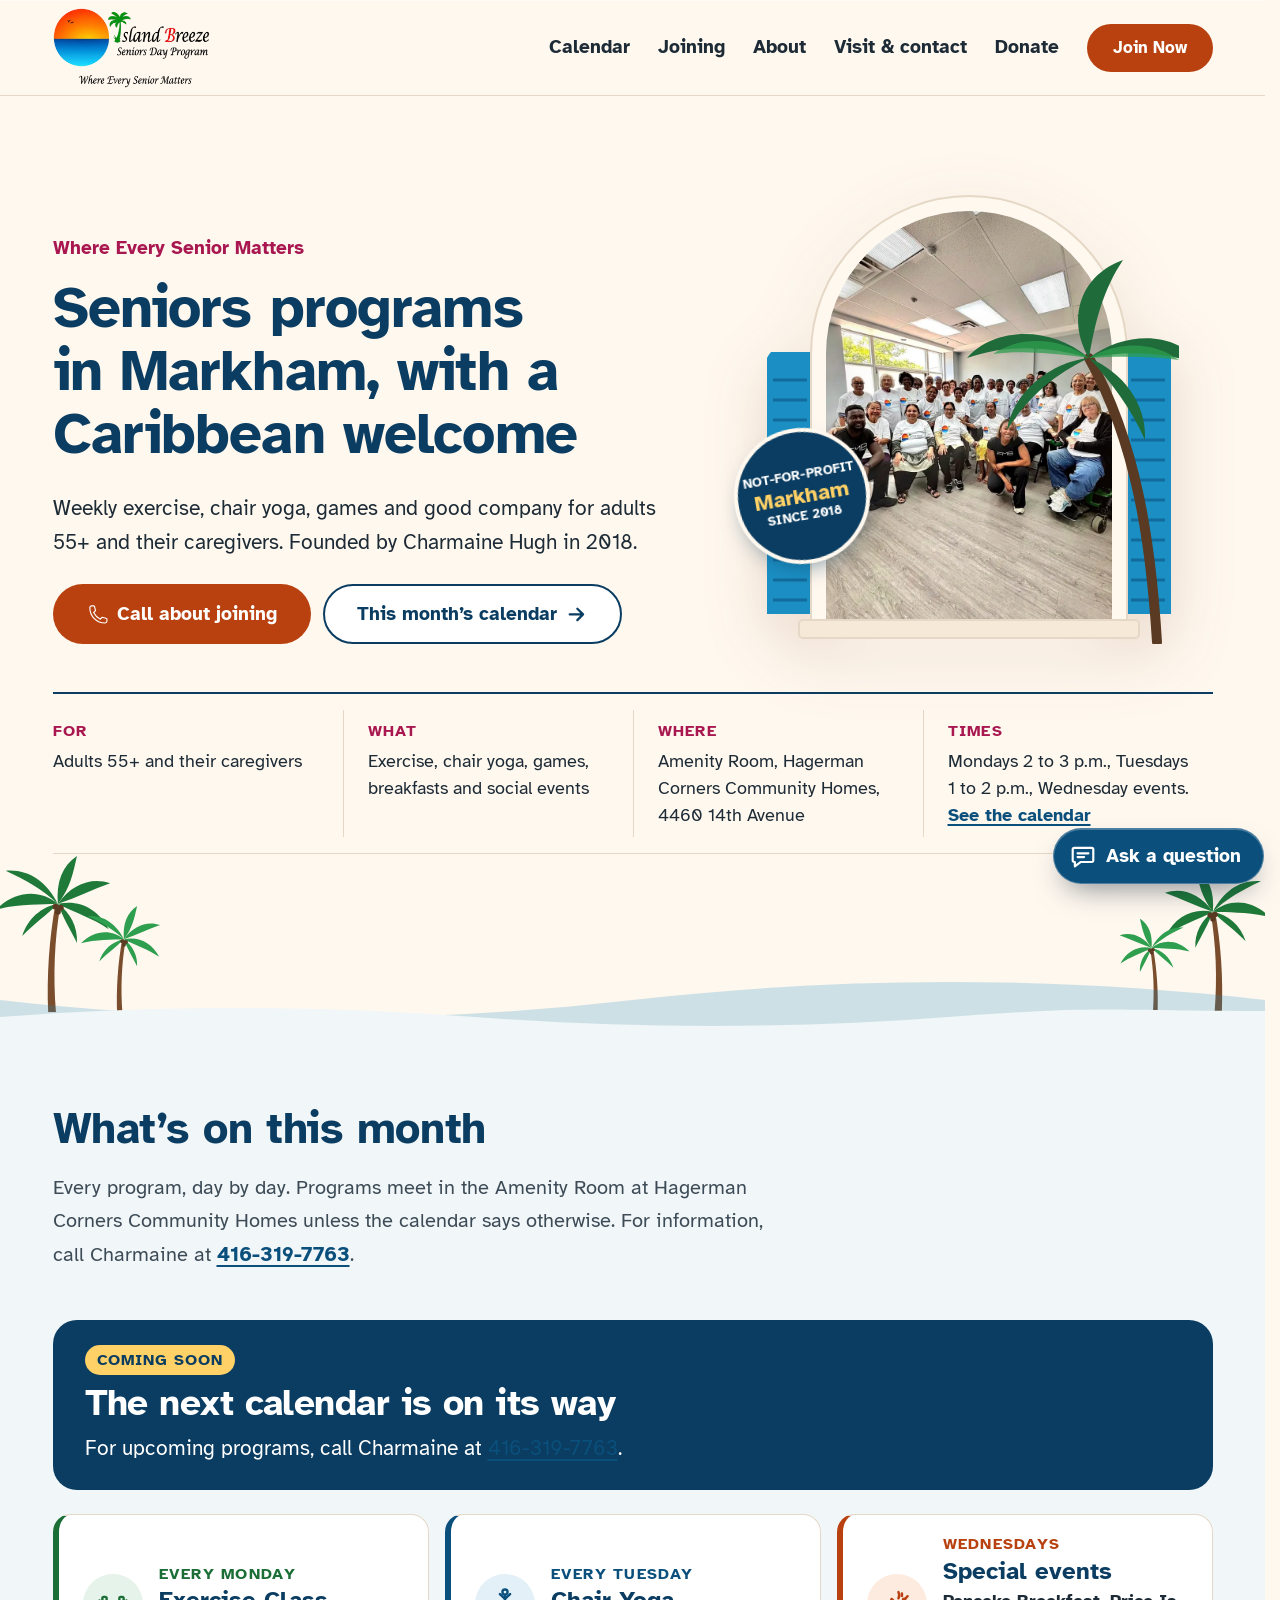
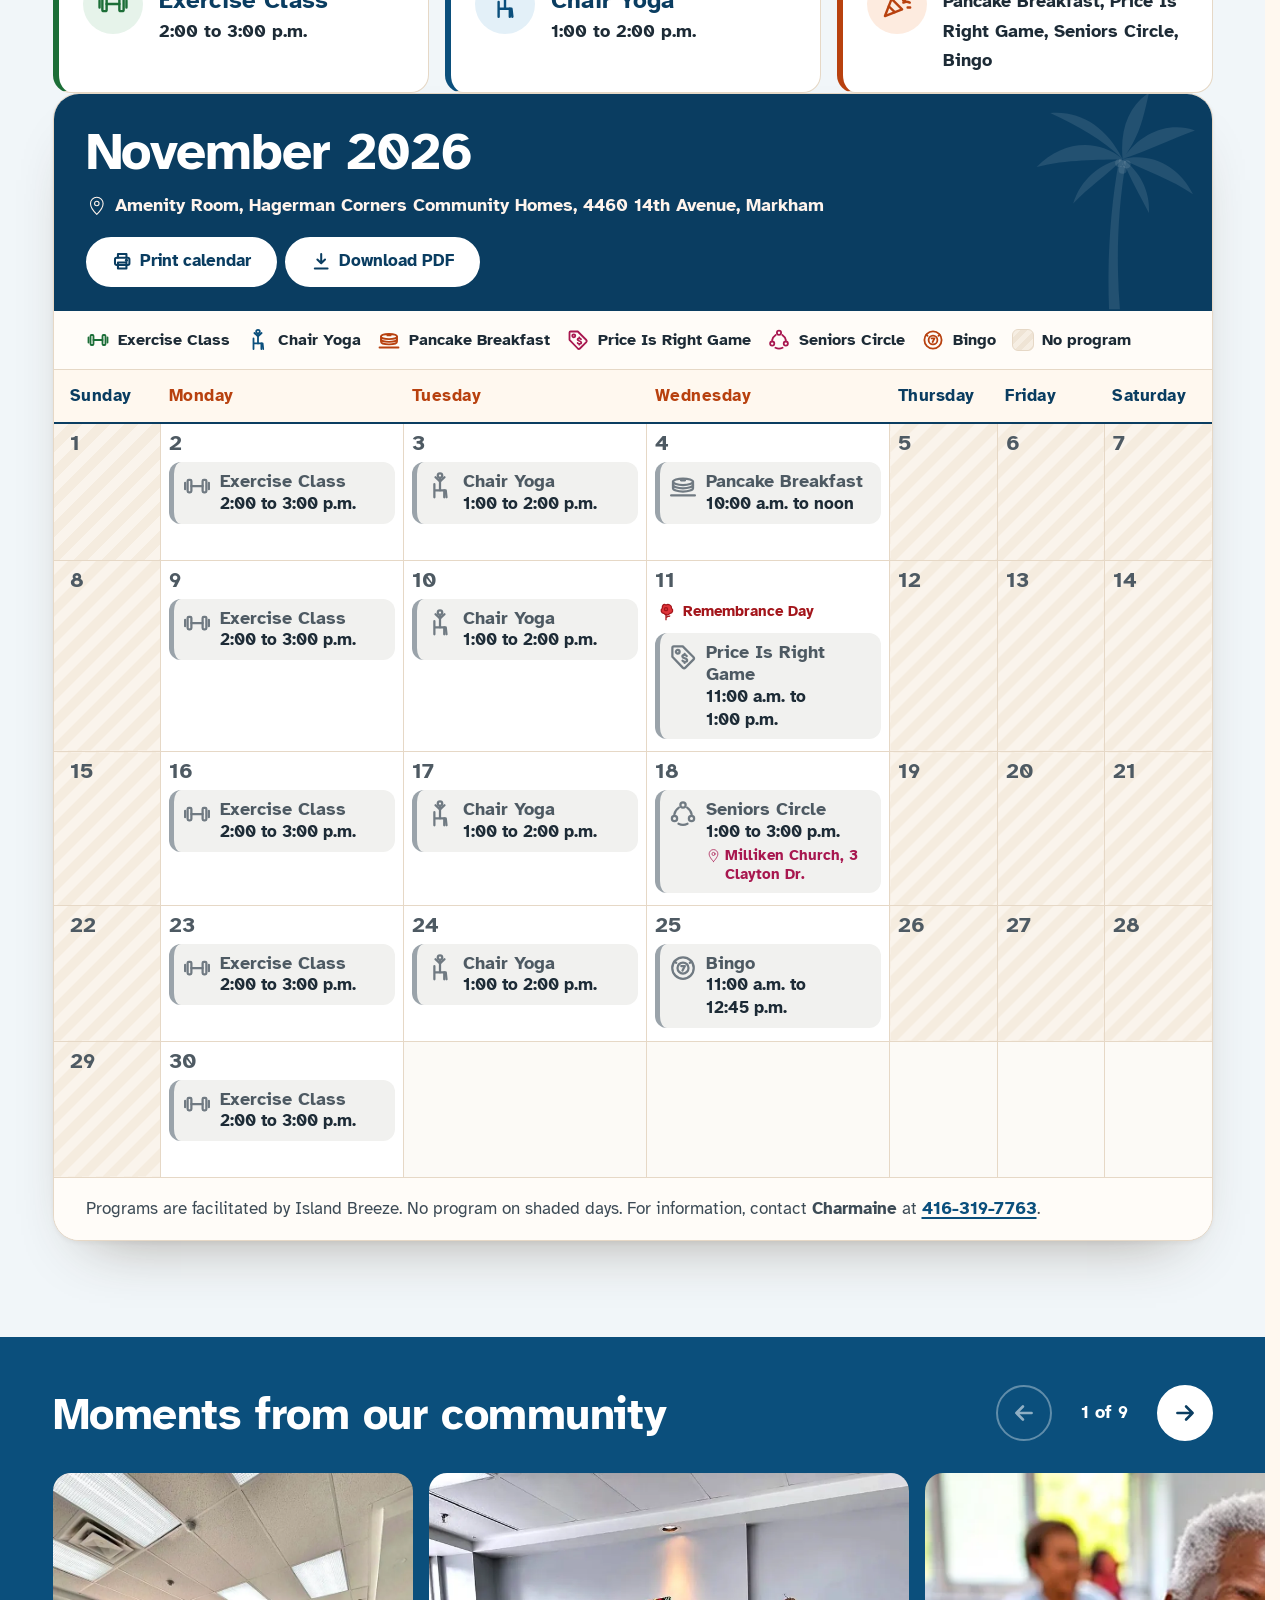
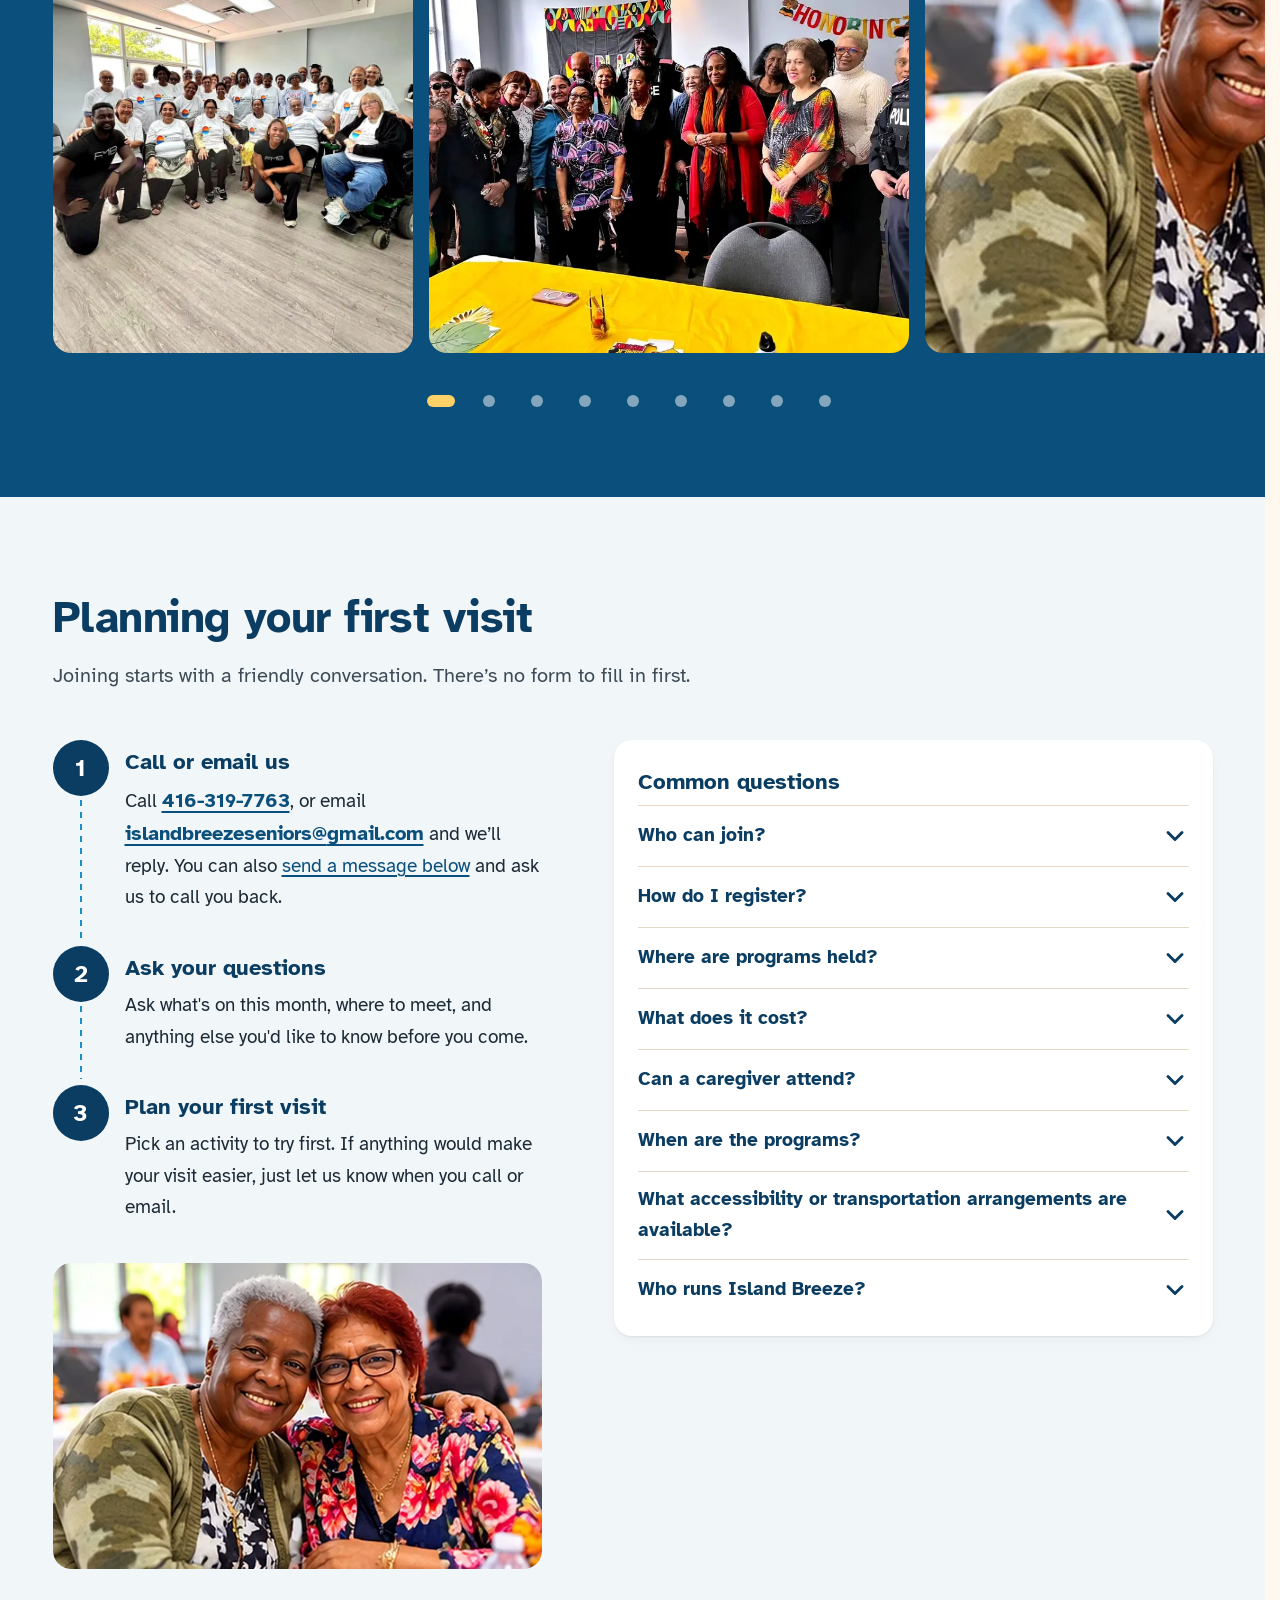
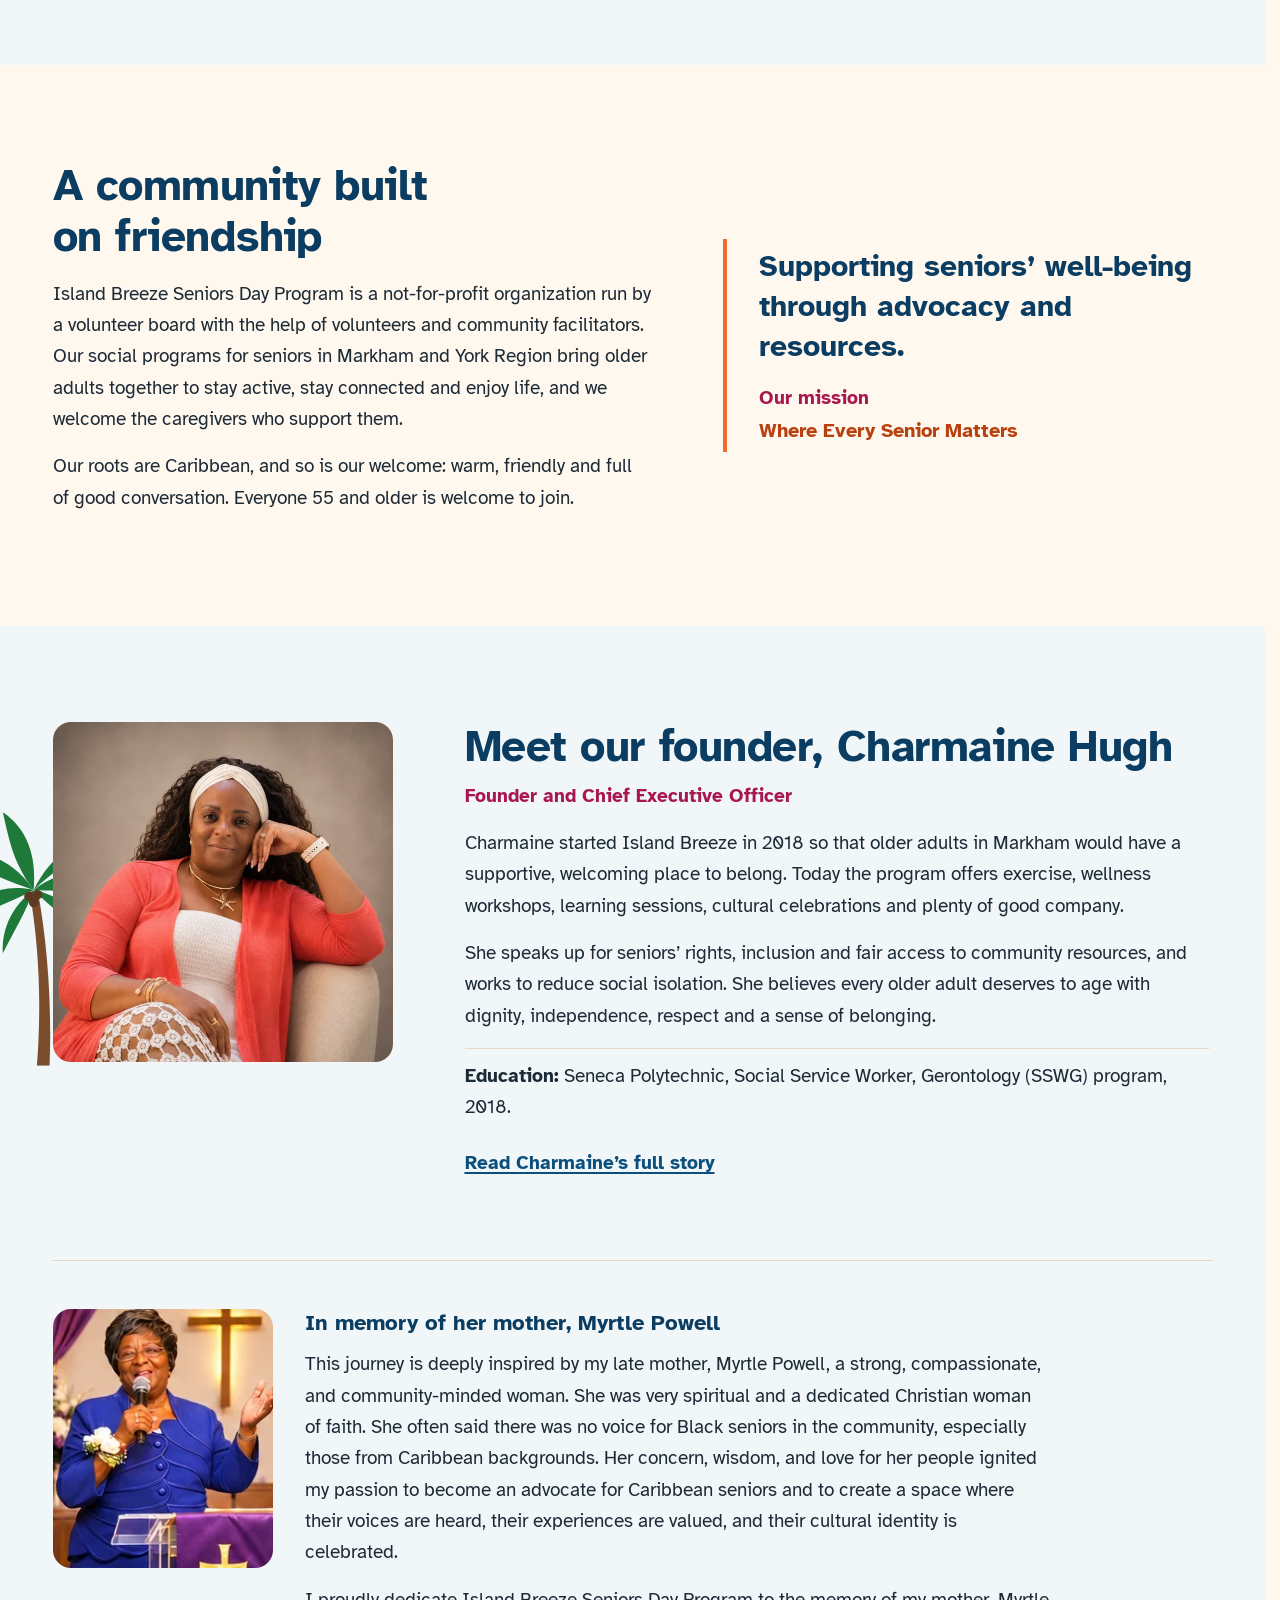
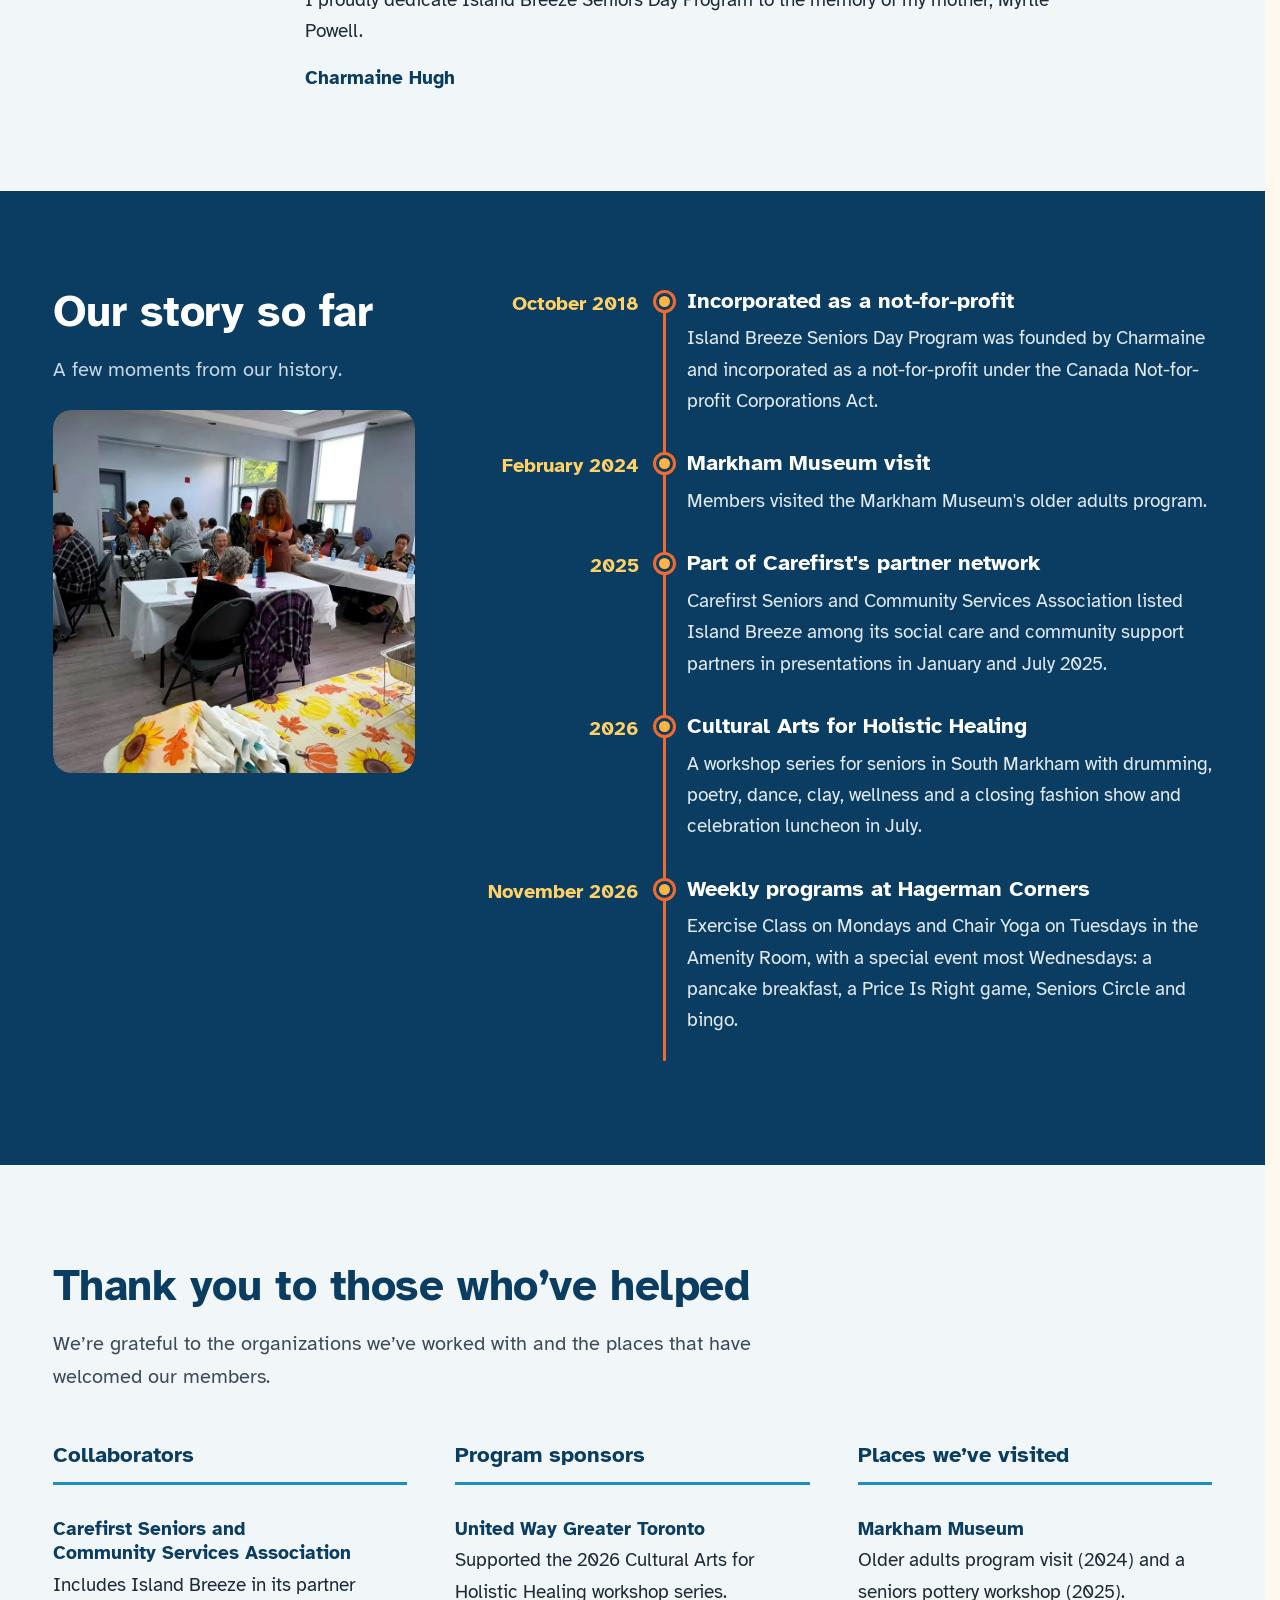
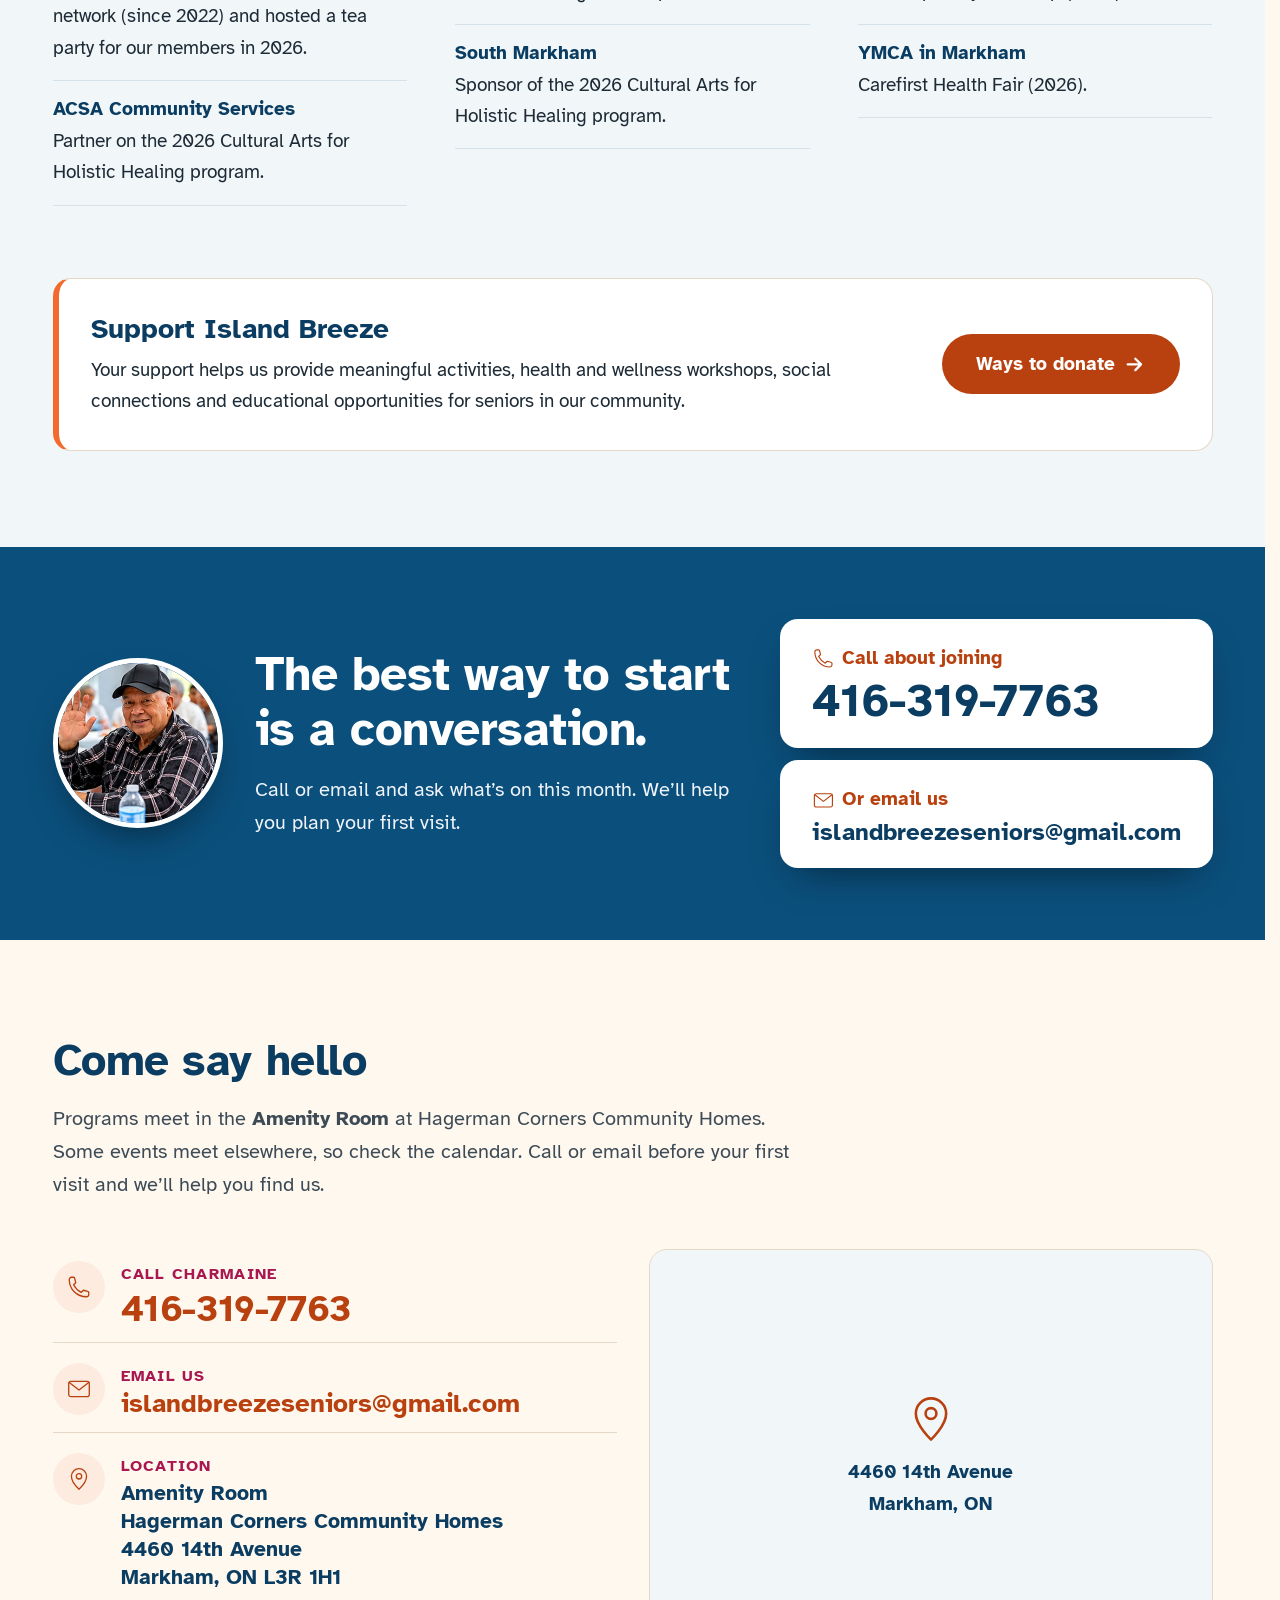
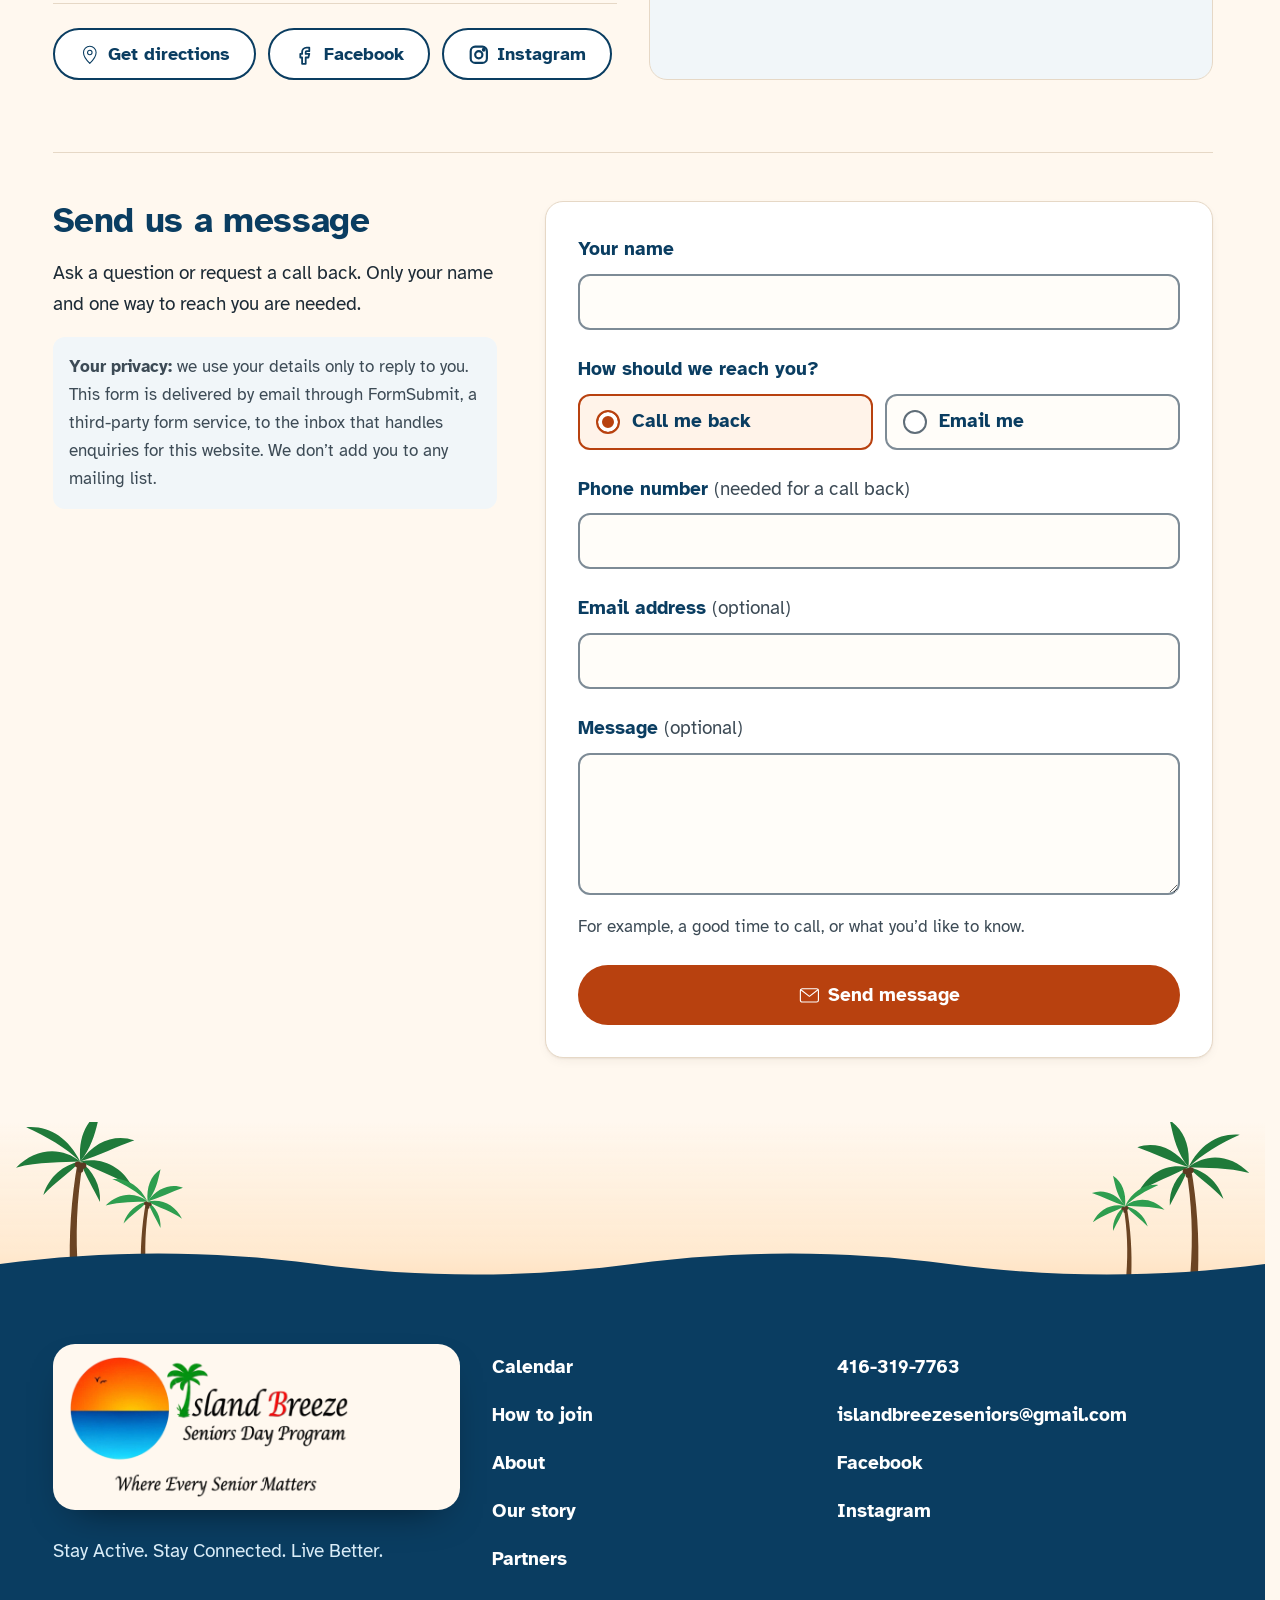
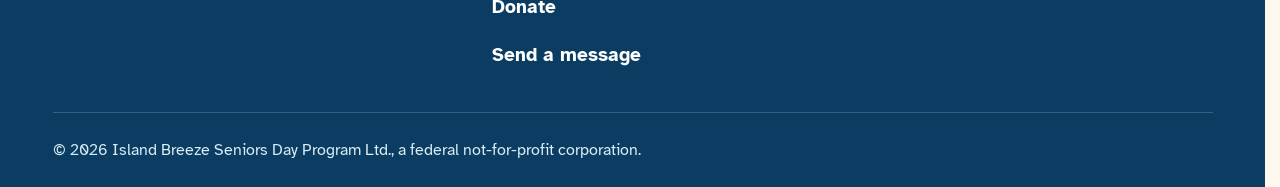
<file: public/index.html>
<!doctype html>
<html lang="en-CA">
<head>
  <meta charset="utf-8">
  <meta name="viewport" content="width=device-width, initial-scale=1">
  <title>Island Breeze Seniors Day Program | Seniors Activities &amp; Calendar, Markham</title>
  <meta name="description" content="Caribbean-rooted, not-for-profit seniors day program in Markham, Ontario. Exercise class, chair yoga, bingo and social events for adults 55+ at Hagerman Corners. See this month&rsquo;s calendar or call 416-319-7763.">
  <meta name="theme-color" content="#0b4f7c">
  <!-- Switch every island-breeze-seniors.pages.dev URL below to https://islandbreezeseniors.ca/ when the domain moves -->
  <link rel="canonical" href="https://island-breeze-seniors.pages.dev/">
  <link rel="icon" href="favicon-32.png" type="image/png" sizes="32x32">
  <link rel="icon" href="icon-192.png" type="image/png" sizes="192x192">
  <link rel="apple-touch-icon" href="apple-touch-icon.png">
  <meta property="og:type" content="website">
  <meta property="og:site_name" content="Island Breeze Seniors Day Program">
  <meta property="og:locale" content="en_CA">
  <meta property="og:url" content="https://island-breeze-seniors.pages.dev/">
  <meta property="og:title" content="Island Breeze Seniors Day Program: Where Every Senior Matters">
  <meta property="og:description" content="Good company, meaningful activities and a warm Caribbean welcome for adults 55+ in Markham, Ontario. Exercise class, chair yoga, bingo and more every month.">
  <meta property="og:image" content="https://island-breeze-seniors.pages.dev/img/og-image.jpg">
  <meta property="og:image:width" content="1200">
  <meta property="og:image:height" content="630">
  <meta property="og:image:alt" content="Island Breeze members in a group photo beside the words Good company, meaningful activities, a warm welcome.">
  <meta name="twitter:card" content="summary_large_image">
  <meta name="twitter:title" content="Island Breeze Seniors Day Program: Where Every Senior Matters">
  <meta name="twitter:description" content="Good company, meaningful activities and a warm Caribbean welcome for adults 55+ in Markham, Ontario. Exercise class, chair yoga, bingo and more every month.">
  <meta name="twitter:image" content="https://island-breeze-seniors.pages.dev/img/og-image.jpg">
  <meta name="twitter:image:alt" content="Island Breeze members in a group photo beside the words Good company, meaningful activities, a warm welcome.">
  <script type="application/ld+json">
  {
    "@context": "https://schema.org",
    "@type": "NGO",
    "@id": "https://island-breeze-seniors.pages.dev/#org",
    "name": "Island Breeze Seniors Day Program",
    "legalName": "Island Breeze Seniors Day Program Ltd.",
    "slogan": "Where Every Senior Matters",
    "description": "A not-for-profit seniors day program in Markham, Ontario, offering creative, social and wellness activities and outings for adults 55 and older and their caregivers.",
    "url": "https://island-breeze-seniors.pages.dev/",
    "logo": "https://island-breeze-seniors.pages.dev/logo.png",
    "image": "https://island-breeze-seniors.pages.dev/img/og-image.jpg",
    "foundingDate": "2018-10-29",
    "founder": { "@type": "Person", "name": "Charmaine", "jobTitle": "Founder" },
    "telephone": "+1-416-319-7763",
    "email": "islandbreezeseniors@gmail.com",
    "address": {
      "@type": "PostalAddress",
      "streetAddress": "4460 14th Avenue",
      "addressLocality": "Markham",
      "addressRegion": "ON",
      "postalCode": "L3R 1H1",
      "addressCountry": "CA"
    },
    "geo": { "@type": "GeoCoordinates", "latitude": 43.8431, "longitude": -79.3071 },
    "location": { "@type": "Place", "name": "Amenity Room, Hagerman Corners Community Homes", "address": { "@type": "PostalAddress", "streetAddress": "4460 14th Avenue", "addressLocality": "Markham", "addressRegion": "ON", "addressCountry": "CA" } },
    "contactPoint": { "@type": "ContactPoint", "contactType": "Program information", "name": "Charmaine", "telephone": "+1-416-319-7763", "email": "islandbreezeseniors@gmail.com", "areaServed": "CA", "availableLanguage": "English" },
    "knowsAbout": ["Seniors programs", "Chair yoga", "Exercise classes for older adults", "Caribbean culture", "Social activities for seniors"],
    "areaServed": [
      { "@type": "City", "name": "Markham", "containedInPlace": { "@type": "AdministrativeArea", "name": "York Region" } },
      { "@type": "AdministrativeArea", "name": "York Region" }
    ],
    "sameAs": [
      "https://www.facebook.com/Islandbreezeseniors/",
      "https://www.instagram.com/islandbreezeseniors55/"
    ]
  }
  </script>
  <!-- @content:faq-schema -->
  <script type="application/ld+json">
  {
    "@context": "https://schema.org",
    "@type": "FAQPage",
    "mainEntity": [
      {
        "@type": "Question",
        "name": "Who can join?",
        "acceptedAnswer": {
          "@type": "Answer",
          "text": "Island Breeze describes its programs as serving adults aged 55 and older in Markham. If you're not sure whether a program is right for you or someone you care for, call 416-319-7763 or email islandbreezeseniors@gmail.com."
        }
      },
      {
        "@type": "Question",
        "name": "How do I register?",
        "acceptedAnswer": {
          "@type": "Answer",
          "text": "Call 416-319-7763 or email islandbreezeseniors@gmail.com and we'll talk you through it. You can also send us a message below and ask for a call back."
        }
      },
      {
        "@type": "Question",
        "name": "Where are programs held?",
        "acceptedAnswer": {
          "@type": "Answer",
          "text": "In the Amenity Room at Hagerman Corners Community Homes, 4460 14th Avenue, Markham. Some events meet elsewhere (for example, Seniors Circle on November 18 is at Milliken Church, 3 Clayton Drive), and the calendar always shows the location. Get directions (opens Google Maps in a new tab)."
        }
      },
      {
        "@type": "Question",
        "name": "What does it cost?",
        "acceptedAnswer": {
          "@type": "Answer",
          "text": "Costs can vary by activity. Call 416-319-7763 or email islandbreezeseniors@gmail.com to ask about the activity you're interested in."
        }
      },
      {
        "@type": "Question",
        "name": "Can a caregiver attend?",
        "acceptedAnswer": {
          "@type": "Answer",
          "text": "Our mission includes older adults and their caregivers in Markham. Call 416-319-7763 or email islandbreezeseniors@gmail.com to talk about coming together, so we can plan the visit with you."
        }
      },
      {
        "@type": "Question",
        "name": "When are the programs?",
        "acceptedAnswer": {
          "@type": "Answer",
          "text": "In November: Exercise Class every Monday (2 to 3 p.m.) and Chair Yoga every Tuesday (1 to 2 p.m.), plus a special event on Wednesdays. Every date and time is in this month’s calendar. Questions? Call Charmaine at 416-319-7763."
        }
      },
      {
        "@type": "Question",
        "name": "What accessibility or transportation arrangements are available?",
        "acceptedAnswer": {
          "@type": "Answer",
          "text": "Please call 416-319-7763 or email islandbreezeseniors@gmail.com before your visit so we can talk through access, mobility needs and how you'll get there."
        }
      },
      {
        "@type": "Question",
        "name": "Who runs Island Breeze?",
        "acceptedAnswer": {
          "@type": "Answer",
          "text": "Island Breeze was founded by Charmaine. It’s a not-for-profit run by a volunteer board, with the help of volunteers and community facilitators. For program information, call Charmaine at 416-319-7763 or email islandbreezeseniors@gmail.com."
        }
      }
    ]
  }
  </script>
  <!-- /@content:faq-schema -->
  <!-- @content:calendar-schema -->
  <script type="application/ld+json">
  {
    "@context": "https://schema.org",
    "@graph": [
      {
        "@type": "Event",
        "name": "Exercise Class, Island Breeze Seniors Day Program",
        "description": "A group exercise class to keep moving together. For adults 55+ in Markham. Contact Charmaine at 416-319-7763.",
        "startDate": "2026-11-02T14:00:00-05:00",
        "endDate": "2026-11-02T15:00:00-05:00",
        "eventStatus": "https://schema.org/EventScheduled",
        "eventAttendanceMode": "https://schema.org/OfflineEventAttendanceMode",
        "location": {
          "@type": "Place",
          "name": "Amenity Room, Hagerman Corners Community Homes",
          "address": {
            "@type": "PostalAddress",
            "streetAddress": "4460 14th Avenue",
            "addressLocality": "Markham",
            "addressRegion": "ON",
            "postalCode": "L3R 1H1",
            "addressCountry": "CA"
          }
        },
        "image": [
          "https://island-breeze-seniors.pages.dev/img/og-image.jpg"
        ],
        "organizer": {
          "@type": "NGO",
          "@id": "https://island-breeze-seniors.pages.dev/#org",
          "name": "Island Breeze Seniors Day Program",
          "url": "https://island-breeze-seniors.pages.dev/"
        },
        "audience": {
          "@type": "PeopleAudience",
          "suggestedMinAge": 55
        },
        "url": "https://island-breeze-seniors.pages.dev/#calendar"
      },
      {
        "@type": "Event",
        "name": "Chair Yoga, Island Breeze Seniors Day Program",
        "description": "Yoga done seated or with the support of a chair. For adults 55+ in Markham. Contact Charmaine at 416-319-7763.",
        "startDate": "2026-11-03T13:00:00-05:00",
        "endDate": "2026-11-03T14:00:00-05:00",
        "eventStatus": "https://schema.org/EventScheduled",
        "eventAttendanceMode": "https://schema.org/OfflineEventAttendanceMode",
        "location": {
          "@type": "Place",
          "name": "Amenity Room, Hagerman Corners Community Homes",
          "address": {
            "@type": "PostalAddress",
            "streetAddress": "4460 14th Avenue",
            "addressLocality": "Markham",
            "addressRegion": "ON",
            "postalCode": "L3R 1H1",
            "addressCountry": "CA"
          }
        },
        "image": [
          "https://island-breeze-seniors.pages.dev/img/og-image.jpg"
        ],
        "organizer": {
          "@type": "NGO",
          "@id": "https://island-breeze-seniors.pages.dev/#org",
          "name": "Island Breeze Seniors Day Program",
          "url": "https://island-breeze-seniors.pages.dev/"
        },
        "audience": {
          "@type": "PeopleAudience",
          "suggestedMinAge": 55
        },
        "url": "https://island-breeze-seniors.pages.dev/#calendar"
      },
      {
        "@type": "Event",
        "name": "Pancake Breakfast, Island Breeze Seniors Day Program",
        "description": "A pancake breakfast together. For adults 55+ in Markham. Contact Charmaine at 416-319-7763.",
        "startDate": "2026-11-04T10:00:00-05:00",
        "endDate": "2026-11-04T12:00:00-05:00",
        "eventStatus": "https://schema.org/EventScheduled",
        "eventAttendanceMode": "https://schema.org/OfflineEventAttendanceMode",
        "location": {
          "@type": "Place",
          "name": "Amenity Room, Hagerman Corners Community Homes",
          "address": {
            "@type": "PostalAddress",
            "streetAddress": "4460 14th Avenue",
            "addressLocality": "Markham",
            "addressRegion": "ON",
            "postalCode": "L3R 1H1",
            "addressCountry": "CA"
          }
        },
        "image": [
          "https://island-breeze-seniors.pages.dev/img/og-image.jpg"
        ],
        "organizer": {
          "@type": "NGO",
          "@id": "https://island-breeze-seniors.pages.dev/#org",
          "name": "Island Breeze Seniors Day Program",
          "url": "https://island-breeze-seniors.pages.dev/"
        },
        "audience": {
          "@type": "PeopleAudience",
          "suggestedMinAge": 55
        },
        "url": "https://island-breeze-seniors.pages.dev/#calendar"
      },
      {
        "@type": "Event",
        "name": "Exercise Class, Island Breeze Seniors Day Program",
        "description": "A group exercise class to keep moving together. For adults 55+ in Markham. Contact Charmaine at 416-319-7763.",
        "startDate": "2026-11-09T14:00:00-05:00",
        "endDate": "2026-11-09T15:00:00-05:00",
        "eventStatus": "https://schema.org/EventScheduled",
        "eventAttendanceMode": "https://schema.org/OfflineEventAttendanceMode",
        "location": {
          "@type": "Place",
          "name": "Amenity Room, Hagerman Corners Community Homes",
          "address": {
            "@type": "PostalAddress",
            "streetAddress": "4460 14th Avenue",
            "addressLocality": "Markham",
            "addressRegion": "ON",
            "postalCode": "L3R 1H1",
            "addressCountry": "CA"
          }
        },
        "image": [
          "https://island-breeze-seniors.pages.dev/img/og-image.jpg"
        ],
        "organizer": {
          "@type": "NGO",
          "@id": "https://island-breeze-seniors.pages.dev/#org",
          "name": "Island Breeze Seniors Day Program",
          "url": "https://island-breeze-seniors.pages.dev/"
        },
        "audience": {
          "@type": "PeopleAudience",
          "suggestedMinAge": 55
        },
        "url": "https://island-breeze-seniors.pages.dev/#calendar"
      },
      {
        "@type": "Event",
        "name": "Chair Yoga, Island Breeze Seniors Day Program",
        "description": "Yoga done seated or with the support of a chair. For adults 55+ in Markham. Contact Charmaine at 416-319-7763.",
        "startDate": "2026-11-10T13:00:00-05:00",
        "endDate": "2026-11-10T14:00:00-05:00",
        "eventStatus": "https://schema.org/EventScheduled",
        "eventAttendanceMode": "https://schema.org/OfflineEventAttendanceMode",
        "location": {
          "@type": "Place",
          "name": "Amenity Room, Hagerman Corners Community Homes",
          "address": {
            "@type": "PostalAddress",
            "streetAddress": "4460 14th Avenue",
            "addressLocality": "Markham",
            "addressRegion": "ON",
            "postalCode": "L3R 1H1",
            "addressCountry": "CA"
          }
        },
        "image": [
          "https://island-breeze-seniors.pages.dev/img/og-image.jpg"
        ],
        "organizer": {
          "@type": "NGO",
          "@id": "https://island-breeze-seniors.pages.dev/#org",
          "name": "Island Breeze Seniors Day Program",
          "url": "https://island-breeze-seniors.pages.dev/"
        },
        "audience": {
          "@type": "PeopleAudience",
          "suggestedMinAge": 55
        },
        "url": "https://island-breeze-seniors.pages.dev/#calendar"
      },
      {
        "@type": "Event",
        "name": "Price Is Right Game, Island Breeze Seniors Day Program",
        "description": "A price-guessing game in the style of the TV show. For adults 55+ in Markham. Contact Charmaine at 416-319-7763.",
        "startDate": "2026-11-11T11:00:00-05:00",
        "endDate": "2026-11-11T13:00:00-05:00",
        "eventStatus": "https://schema.org/EventScheduled",
        "eventAttendanceMode": "https://schema.org/OfflineEventAttendanceMode",
        "location": {
          "@type": "Place",
          "name": "Amenity Room, Hagerman Corners Community Homes",
          "address": {
            "@type": "PostalAddress",
            "streetAddress": "4460 14th Avenue",
            "addressLocality": "Markham",
            "addressRegion": "ON",
            "postalCode": "L3R 1H1",
            "addressCountry": "CA"
          }
        },
        "image": [
          "https://island-breeze-seniors.pages.dev/img/og-image.jpg"
        ],
        "organizer": {
          "@type": "NGO",
          "@id": "https://island-breeze-seniors.pages.dev/#org",
          "name": "Island Breeze Seniors Day Program",
          "url": "https://island-breeze-seniors.pages.dev/"
        },
        "audience": {
          "@type": "PeopleAudience",
          "suggestedMinAge": 55
        },
        "url": "https://island-breeze-seniors.pages.dev/#calendar"
      },
      {
        "@type": "Event",
        "name": "Exercise Class, Island Breeze Seniors Day Program",
        "description": "A group exercise class to keep moving together. For adults 55+ in Markham. Contact Charmaine at 416-319-7763.",
        "startDate": "2026-11-16T14:00:00-05:00",
        "endDate": "2026-11-16T15:00:00-05:00",
        "eventStatus": "https://schema.org/EventScheduled",
        "eventAttendanceMode": "https://schema.org/OfflineEventAttendanceMode",
        "location": {
          "@type": "Place",
          "name": "Amenity Room, Hagerman Corners Community Homes",
          "address": {
            "@type": "PostalAddress",
            "streetAddress": "4460 14th Avenue",
            "addressLocality": "Markham",
            "addressRegion": "ON",
            "postalCode": "L3R 1H1",
            "addressCountry": "CA"
          }
        },
        "image": [
          "https://island-breeze-seniors.pages.dev/img/og-image.jpg"
        ],
        "organizer": {
          "@type": "NGO",
          "@id": "https://island-breeze-seniors.pages.dev/#org",
          "name": "Island Breeze Seniors Day Program",
          "url": "https://island-breeze-seniors.pages.dev/"
        },
        "audience": {
          "@type": "PeopleAudience",
          "suggestedMinAge": 55
        },
        "url": "https://island-breeze-seniors.pages.dev/#calendar"
      },
      {
        "@type": "Event",
        "name": "Chair Yoga, Island Breeze Seniors Day Program",
        "description": "Yoga done seated or with the support of a chair. For adults 55+ in Markham. Contact Charmaine at 416-319-7763.",
        "startDate": "2026-11-17T13:00:00-05:00",
        "endDate": "2026-11-17T14:00:00-05:00",
        "eventStatus": "https://schema.org/EventScheduled",
        "eventAttendanceMode": "https://schema.org/OfflineEventAttendanceMode",
        "location": {
          "@type": "Place",
          "name": "Amenity Room, Hagerman Corners Community Homes",
          "address": {
            "@type": "PostalAddress",
            "streetAddress": "4460 14th Avenue",
            "addressLocality": "Markham",
            "addressRegion": "ON",
            "postalCode": "L3R 1H1",
            "addressCountry": "CA"
          }
        },
        "image": [
          "https://island-breeze-seniors.pages.dev/img/og-image.jpg"
        ],
        "organizer": {
          "@type": "NGO",
          "@id": "https://island-breeze-seniors.pages.dev/#org",
          "name": "Island Breeze Seniors Day Program",
          "url": "https://island-breeze-seniors.pages.dev/"
        },
        "audience": {
          "@type": "PeopleAudience",
          "suggestedMinAge": 55
        },
        "url": "https://island-breeze-seniors.pages.dev/#calendar"
      },
      {
        "@type": "Event",
        "name": "Seniors Circle, Island Breeze Seniors Day Program",
        "description": "A Seniors Circle gathering. Note the different location: Milliken Church. For adults 55+ in Markham. Contact Charmaine at 416-319-7763.",
        "startDate": "2026-11-18T13:00:00-05:00",
        "endDate": "2026-11-18T15:00:00-05:00",
        "eventStatus": "https://schema.org/EventScheduled",
        "eventAttendanceMode": "https://schema.org/OfflineEventAttendanceMode",
        "location": {
          "@type": "Place",
          "name": "Milliken Church",
          "address": {
            "@type": "PostalAddress",
            "streetAddress": "3 Clayton Drive",
            "addressLocality": "Markham",
            "addressRegion": "ON",
            "addressCountry": "CA"
          }
        },
        "image": [
          "https://island-breeze-seniors.pages.dev/img/og-image.jpg"
        ],
        "organizer": {
          "@type": "NGO",
          "@id": "https://island-breeze-seniors.pages.dev/#org",
          "name": "Island Breeze Seniors Day Program",
          "url": "https://island-breeze-seniors.pages.dev/"
        },
        "audience": {
          "@type": "PeopleAudience",
          "suggestedMinAge": 55
        },
        "url": "https://island-breeze-seniors.pages.dev/#calendar"
      },
      {
        "@type": "Event",
        "name": "Exercise Class, Island Breeze Seniors Day Program",
        "description": "A group exercise class to keep moving together. For adults 55+ in Markham. Contact Charmaine at 416-319-7763.",
        "startDate": "2026-11-23T14:00:00-05:00",
        "endDate": "2026-11-23T15:00:00-05:00",
        "eventStatus": "https://schema.org/EventScheduled",
        "eventAttendanceMode": "https://schema.org/OfflineEventAttendanceMode",
        "location": {
          "@type": "Place",
          "name": "Amenity Room, Hagerman Corners Community Homes",
          "address": {
            "@type": "PostalAddress",
            "streetAddress": "4460 14th Avenue",
            "addressLocality": "Markham",
            "addressRegion": "ON",
            "postalCode": "L3R 1H1",
            "addressCountry": "CA"
          }
        },
        "image": [
          "https://island-breeze-seniors.pages.dev/img/og-image.jpg"
        ],
        "organizer": {
          "@type": "NGO",
          "@id": "https://island-breeze-seniors.pages.dev/#org",
          "name": "Island Breeze Seniors Day Program",
          "url": "https://island-breeze-seniors.pages.dev/"
        },
        "audience": {
          "@type": "PeopleAudience",
          "suggestedMinAge": 55
        },
        "url": "https://island-breeze-seniors.pages.dev/#calendar"
      },
      {
        "@type": "Event",
        "name": "Chair Yoga, Island Breeze Seniors Day Program",
        "description": "Yoga done seated or with the support of a chair. For adults 55+ in Markham. Contact Charmaine at 416-319-7763.",
        "startDate": "2026-11-24T13:00:00-05:00",
        "endDate": "2026-11-24T14:00:00-05:00",
        "eventStatus": "https://schema.org/EventScheduled",
        "eventAttendanceMode": "https://schema.org/OfflineEventAttendanceMode",
        "location": {
          "@type": "Place",
          "name": "Amenity Room, Hagerman Corners Community Homes",
          "address": {
            "@type": "PostalAddress",
            "streetAddress": "4460 14th Avenue",
            "addressLocality": "Markham",
            "addressRegion": "ON",
            "postalCode": "L3R 1H1",
            "addressCountry": "CA"
          }
        },
        "image": [
          "https://island-breeze-seniors.pages.dev/img/og-image.jpg"
        ],
        "organizer": {
          "@type": "NGO",
          "@id": "https://island-breeze-seniors.pages.dev/#org",
          "name": "Island Breeze Seniors Day Program",
          "url": "https://island-breeze-seniors.pages.dev/"
        },
        "audience": {
          "@type": "PeopleAudience",
          "suggestedMinAge": 55
        },
        "url": "https://island-breeze-seniors.pages.dev/#calendar"
      },
      {
        "@type": "Event",
        "name": "Bingo, Island Breeze Seniors Day Program",
        "description": "Bingo with friends. For adults 55+ in Markham. Contact Charmaine at 416-319-7763.",
        "startDate": "2026-11-25T11:00:00-05:00",
        "endDate": "2026-11-25T12:45:00-05:00",
        "eventStatus": "https://schema.org/EventScheduled",
        "eventAttendanceMode": "https://schema.org/OfflineEventAttendanceMode",
        "location": {
          "@type": "Place",
          "name": "Amenity Room, Hagerman Corners Community Homes",
          "address": {
            "@type": "PostalAddress",
            "streetAddress": "4460 14th Avenue",
            "addressLocality": "Markham",
            "addressRegion": "ON",
            "postalCode": "L3R 1H1",
            "addressCountry": "CA"
          }
        },
        "image": [
          "https://island-breeze-seniors.pages.dev/img/og-image.jpg"
        ],
        "organizer": {
          "@type": "NGO",
          "@id": "https://island-breeze-seniors.pages.dev/#org",
          "name": "Island Breeze Seniors Day Program",
          "url": "https://island-breeze-seniors.pages.dev/"
        },
        "audience": {
          "@type": "PeopleAudience",
          "suggestedMinAge": 55
        },
        "url": "https://island-breeze-seniors.pages.dev/#calendar"
      },
      {
        "@type": "Event",
        "name": "Exercise Class, Island Breeze Seniors Day Program",
        "description": "A group exercise class to keep moving together. For adults 55+ in Markham. Contact Charmaine at 416-319-7763.",
        "startDate": "2026-11-30T14:00:00-05:00",
        "endDate": "2026-11-30T15:00:00-05:00",
        "eventStatus": "https://schema.org/EventScheduled",
        "eventAttendanceMode": "https://schema.org/OfflineEventAttendanceMode",
        "location": {
          "@type": "Place",
          "name": "Amenity Room, Hagerman Corners Community Homes",
          "address": {
            "@type": "PostalAddress",
            "streetAddress": "4460 14th Avenue",
            "addressLocality": "Markham",
            "addressRegion": "ON",
            "postalCode": "L3R 1H1",
            "addressCountry": "CA"
          }
        },
        "image": [
          "https://island-breeze-seniors.pages.dev/img/og-image.jpg"
        ],
        "organizer": {
          "@type": "NGO",
          "@id": "https://island-breeze-seniors.pages.dev/#org",
          "name": "Island Breeze Seniors Day Program",
          "url": "https://island-breeze-seniors.pages.dev/"
        },
        "audience": {
          "@type": "PeopleAudience",
          "suggestedMinAge": 55
        },
        "url": "https://island-breeze-seniors.pages.dev/#calendar"
      }
    ]
  }
  </script>
  <!-- /@content:calendar-schema -->
  <link rel="preload" href="fonts/atkinson-hyperlegible-400.woff2" as="font" type="font/woff2" crossorigin>
  <link rel="preload" href="logo-400.webp" as="image" type="image/webp">
  <link rel="stylesheet" href="styles.css">
  <script>document.documentElement.classList.add('js')</script>
  <script src="main.js" defer></script>
  <script src="chat-widget.js" defer></script>
</head>
<body>
  <a class="skip" href="#main">Skip to main content</a>

  <svg width="0" height="0" style="position:absolute" aria-hidden="true" focusable="false">
    <defs>
      <symbol id="i-yarn" viewBox="0 0 48 48"><circle cx="21" cy="27" r="14"/><path d="M9 22c7-1 16 3 22 12M12 34c5-6 14-9 22-7M16 15c6 4 10 12 10 25M30 16c-4 4-6 10-6 16"/><path d="M33 17 44 6"/></symbol>
      <symbol id="i-dominoes" viewBox="0 0 48 48"><rect x="6" y="10" width="16" height="30" rx="3" transform="rotate(-12 14 25)"/><rect x="26" y="8" width="16" height="30" rx="3" transform="rotate(10 34 23)"/><path d="M8.8 25.6 22.6 22.7M27.5 21.6l13.8 2.4"/><circle cx="14" cy="18" r="1.4" fill="currentColor"/><circle cx="14.5" cy="32.5" r="1.4" fill="currentColor"/><circle cx="35" cy="14" r="1.4" fill="currentColor"/><circle cx="33.5" cy="30.5" r="1.4" fill="currentColor"/></symbol>
      <symbol id="i-palette" viewBox="0 0 48 48"><path d="M24 6C13 6 5 14 5 24s8 18 18 18c3 0 4-2 4-4 0-3-3-4-1-7 1.5-2 5-1 8-1 6 0 9-4 9-9C43 12 34 6 24 6Z"/><circle cx="15" cy="20" r="2.6"/><circle cx="23" cy="14" r="2.6"/><circle cx="32" cy="16" r="2.6"/><circle cx="14" cy="30" r="2.6"/></symbol>
      <symbol id="i-lotus" viewBox="0 0 48 48"><path d="M24 12c5 5 6 13 0 22-6-9-5-17 0-22Z"/><path d="M24 34c-7 0-14-4-16-12 7 0 13 4 16 12ZM24 34c7 0 14-4 16-12-7 0-13 4-16 12Z"/><path d="M8 40h32"/></symbol>
      <symbol id="i-bus" viewBox="0 0 48 48"><rect x="8" y="7" width="32" height="30" rx="5"/><path d="M8 24h32M8 16h32"/><circle cx="15" cy="30.5" r="2"/><circle cx="33" cy="30.5" r="2"/><path d="M13 37v4M35 37v4"/></symbol>
      <symbol id="i-people" viewBox="0 0 48 48"><circle cx="17" cy="16" r="6"/><circle cx="33" cy="18" r="5"/><path d="M6 38c0-7 5-12 11-12s11 5 11 12M28 38c0-6 2-10 7-11 5 0 8 4 8 11"/></symbol>
      <symbol id="i-heart" viewBox="0 0 48 48"><path d="M24 40S7 30 7 18a9 9 0 0 1 17-4 9 9 0 0 1 17 4c0 12-17 22-17 22Z"/></symbol>
      <symbol id="i-phone" viewBox="0 0 48 48"><path d="M14 6h-4a4 4 0 0 0-4 4c0 18 14 32 32 32a4 4 0 0 0 4-4v-4a2 2 0 0 0-2-2l-8-2-4 4c-6-3-11-8-14-14l4-4-2-8a2 2 0 0 0-2-2Z"/></symbol>
      <symbol id="i-mail" viewBox="0 0 48 48"><rect x="5" y="10" width="38" height="28" rx="4"/><path d="m6 12 18 14 18-14"/></symbol>
      <symbol id="i-pin" viewBox="0 0 48 48"><path d="M24 43s14-13 14-24a14 14 0 0 0-28 0c0 11 14 24 14 24Z"/><circle cx="24" cy="19" r="5"/></symbol>
      <symbol id="i-clock" viewBox="0 0 48 48"><circle cx="24" cy="24" r="18"/><path d="M24 13v11l7 5"/></symbol>
      <symbol id="i-sparkle" viewBox="0 0 48 48"><path d="M24 6c2 10 8 16 18 18-10 2-16 8-18 18-2-10-8-16-18-18 10-2 16-8 18-18Z"/></symbol>
      <symbol id="i-arrow" viewBox="0 0 24 24"><path d="M5 12h14M13 6l6 6-6 6"/></symbol>
      <symbol id="i-chevron" viewBox="0 0 24 24"><path d="m6 9 6 6 6-6"/></symbol>
      <symbol id="i-fb" viewBox="0 0 24 24"><path d="M14 8h3V4h-3a5 5 0 0 0-5 5v2H7v4h2v7h4v-7h3l1-4h-4V9a1 1 0 0 1 1-1Z"/></symbol>
      <symbol id="i-ig" viewBox="0 0 24 24"><rect x="3" y="3" width="18" height="18" rx="5"/><circle cx="12" cy="12" r="4"/><circle cx="17.5" cy="6.5" r="1" fill="currentColor"/></symbol>
      <!-- 24px line icons for individual activities, timeline months and the help/join panels (stroke set in CSS) -->
      <symbol id="a-yarn" viewBox="0 0 24 24"><circle cx="11" cy="12" r="7.5"/><path d="M4.2 9.6c4 0 8 2.6 10 7.8M3.8 13.8c3-1.8 7.2-2.2 11.2-.9M8.6 5c2.3 2.6 3.5 6.9 2.8 14.4M14.6 5.4c-2 1.6-3.3 4.2-3.8 7"/><path d="M16.6 17c1.6 1.8 3.4 2.5 5 1.6"/></symbol>
      <symbol id="a-palette" viewBox="0 0 24 24"><path d="M12 3a9 9 0 0 0 0 18c1.2 0 1.9-.8 1.9-1.8 0-1.4-1.4-1.9-.7-3.1.6-1 2.2-.7 3.6-.7 2.6 0 4.2-1.8 4.2-4.3C21 6.6 17 3 12 3Z"/><circle cx="7.6" cy="10.6" r="1.3"/><circle cx="11.2" cy="7.1" r="1.3"/><circle cx="15.8" cy="8.1" r="1.3"/><circle cx="7.8" cy="15" r="1.3"/></symbol>
      <symbol id="a-pottery" viewBox="0 0 24 24"><path d="M3 9.5h18"/><path d="M4.4 9.5c.6 5.2 3.6 8.8 7.6 8.8s7-3.6 7.6-8.8"/><path d="M7.6 13.2c1.5.9 2.9.9 4.4 0s2.9-.9 4.4 0"/><path d="M8.5 21h7M10.2 18.2 9.8 21M13.8 18.2l.4 2.8"/><path d="M9 6.5c1.9-.9 4.1-.9 6 0"/></symbol>
      <symbol id="a-domino" viewBox="0 0 24 24"><rect x="6.5" y="2.5" width="11" height="19" rx="2.5"/><path d="M6.5 12h11"/><circle cx="9.5" cy="5.6" r="1" fill="currentColor"/><circle cx="12" cy="7.3" r="1" fill="currentColor"/><circle cx="14.5" cy="9" r="1" fill="currentColor"/><circle cx="9.5" cy="15" r="1" fill="currentColor"/><circle cx="14.5" cy="18.5" r="1" fill="currentColor"/></symbol>
      <symbol id="a-dinner" viewBox="0 0 24 24"><circle cx="12" cy="12" r="5.6"/><circle cx="12" cy="12" r="2.8"/><path d="M2.8 3.5V8a1.6 1.6 0 0 0 3.2 0V3.5M4.4 3.5v17"/><path d="M21.2 20.5v-17c-1.8 1-2.6 3.4-2.6 6.2v3.3h2.6"/></symbol>
      <symbol id="a-drum" viewBox="0 0 24 24"><ellipse cx="12" cy="11" rx="8" ry="3"/><path d="M4 11v6c0 1.7 3.6 3 8 3s8-1.3 8-3v-6"/><path d="M4.4 13.4 8 19.4l4-5.4 4 5.4 3.6-6"/><path d="M8.5 2.8 12 8M17.5 3.2 13.6 8"/></symbol>
      <symbol id="a-quill" viewBox="0 0 24 24"><path d="M20.5 3.5C13 3.8 7.6 9 6.2 16.5L5 21"/><path d="M20.5 3.5c-.4 7.4-5.8 12.4-13.8 13.3"/><path d="M11.5 12.4l3.6-.6M14.2 8.9l3.4-.5"/><path d="M3 21h7"/></symbol>
      <symbol id="a-yoga" viewBox="0 0 24 24"><circle cx="12" cy="4.6" r="2.1"/><path d="M12 7.6v6.4"/><path d="M12 9.2 7.6 12.4 6.2 16M12 9.2l4.4 3.2 1.4 3.6"/><path d="M4.5 17.2c2.2 2 4.8 2.4 7.5 1.4 2.7 1 5.3.6 7.5-1.4"/><path d="M8 21h8"/></symbol>
      <symbol id="a-museum" viewBox="0 0 24 24"><path d="M2.5 9 12 3.8 21.5 9Z"/><path d="M5.5 11.5v6.5M9.8 11.5v6.5M14.2 11.5v6.5M18.5 11.5v6.5"/><path d="M3.5 18.5h17M2.5 21h19"/></symbol>
      <symbol id="a-teacup" viewBox="0 0 24 24"><path d="M4.5 10h11v3.8a5 5 0 0 1-5 5h-1a5 5 0 0 1-5-5Z"/><path d="M15.5 11.5h1.6a2.5 2.5 0 0 1 0 5h-2"/><path d="M3 21h15"/><path d="M8.4 3.4c-.9 1 .9 2.1 0 3.4M12 3.4c-.9 1 .9 2.1 0 3.4"/></symbol>
      <symbol id="a-health" viewBox="0 0 24 24"><path d="M12 20.5s-8-4.9-8-10.8A4.5 4.5 0 0 1 12 6.8a4.5 4.5 0 0 1 8 2.9c0 5.9-8 10.8-8 10.8Z"/><path d="M12 10.4v5.2M9.4 13h5.2"/></symbol>
      <symbol id="a-dance" viewBox="0 0 24 24"><circle cx="13" cy="3.9" r="1.9"/><path d="M12.6 6.6 11.5 12.5"/><path d="M7.5 10.2 12.4 8l5.2-2.6"/><path d="M11.5 12.5c-3 1-4.5 3-5 5 3 .7 6.5.3 9.5-1.5-1.8-1-3.2-2.2-4.5-3.5Z"/><path d="M10 17.9 9 21.5M13.2 17.4l1.8 3.6"/></symbol>
      <symbol id="a-music" viewBox="0 0 24 24"><path d="M9 18V6.2l11-2.4v12"/><path d="M9 9.8l11-2.4"/><circle cx="6.5" cy="18" r="2.5"/><circle cx="17.5" cy="15.8" r="2.5"/></symbol>
      <symbol id="a-celebrate" viewBox="0 0 24 24"><path d="M3.5 20.5 8.2 8.4l7.4 7.4Z"/><path d="M6.2 13.6l4.2 4.2"/><path d="M13 3.5c.8 1.5.8 3 0 4.5M16.5 11c1.5-.8 3-.8 4.5 0"/><path d="M15.5 4.5v1.8M19.5 6.5l-1.3 1.3M19.5 14.5h1.8"/><circle cx="17" cy="9" r=".8" fill="currentColor"/></symbol>
      <symbol id="a-help" viewBox="0 0 24 24"><circle cx="12" cy="12" r="9.5"/><path d="M9.2 9.4a2.9 2.9 0 0 1 5.7.6c0 2-2.9 2.4-2.9 4.3"/><circle cx="12" cy="17.4" r=".9" fill="currentColor"/></symbol>
      <symbol id="a-chat" viewBox="0 0 24 24"><path d="M4 4.5h16a1.5 1.5 0 0 1 1.5 1.5v10a1.5 1.5 0 0 1-1.5 1.5H10l-5.5 4v-4H4A1.5 1.5 0 0 1 2.5 16V6A1.5 1.5 0 0 1 4 4.5Z"/><path d="M7 9.5h10M7 13h6"/></symbol>
      <symbol id="a-close" viewBox="0 0 24 24"><path d="M6 6l12 12M18 6 6 18"/></symbol>
      <symbol id="i-calendar" viewBox="0 0 48 48"><rect x="6" y="10" width="36" height="32" rx="5"/><path d="M6 20h36M15 6v8M33 6v8"/><path d="M14 28h4M22 28h4M30 28h4M14 35h4M22 35h4"/></symbol>
      <symbol id="a-exercise" viewBox="0 0 24 24"><path d="M7.5 12h9"/><rect x="4.5" y="7" width="3" height="10" rx="1"/><rect x="16.5" y="7" width="3" height="10" rx="1"/><path d="M2.5 9.5v5M21.5 9.5v5"/></symbol>
      <symbol id="a-chair-yoga" viewBox="0 0 24 24"><circle cx="12" cy="3.6" r="1.8"/><path d="M12 8.4 8.4 5M12 8.4 15.6 5"/><path d="M12 6.2v9.2h4.6l.6 5.6"/><path d="M7.5 10.5V21M7.5 15.4H12M15.4 15.4V21"/></symbol>
      <symbol id="a-pancake" viewBox="0 0 24 24"><ellipse cx="12" cy="8.6" rx="8" ry="2.6"/><path d="M4 8.6v2.6c0 1.4 3.6 2.6 8 2.6s8-1.2 8-2.6V8.6"/><path d="M4 11.2v2.6c0 1.4 3.6 2.6 8 2.6s8-1.2 8-2.6v-2.6"/><path d="M10.4 7.4h3.2"/><path d="M2.5 19.5h19"/></symbol>
      <symbol id="a-tag" viewBox="0 0 24 24"><path d="M3.5 11.8V4.6a1.1 1.1 0 0 1 1.1-1.1h7.2l8.5 8.5a1.5 1.5 0 0 1 0 2.1l-6.4 6.4a1.5 1.5 0 0 1-2.1 0Z"/><circle cx="7.8" cy="7.8" r="1.5"/><path d="M15 11.2c-.4-.6-1.1-.9-1.8-.9-1 0-1.7.5-1.7 1.3 0 1.8 3.8 1 3.8 2.9 0 .8-.8 1.3-1.8 1.3-.8 0-1.5-.3-1.9-.9M13.3 9.4v.9M13.3 15.8v.9"/></symbol>
      <symbol id="a-circle" viewBox="0 0 24 24"><circle cx="12" cy="4.8" r="2.1"/><circle cx="5.2" cy="15.6" r="2.1"/><circle cx="18.8" cy="15.6" r="2.1"/><path d="M8.7 6.9a8.4 8.4 0 0 0-3.6 5.3M15.3 6.9a8.4 8.4 0 0 1 3.6 5.3M8.4 19.8a8.4 8.4 0 0 0 7.2 0"/></symbol>
      <symbol id="a-bingo" viewBox="0 0 24 24"><circle cx="12" cy="12" r="8.6"/><circle cx="12" cy="12" r="4.4"/><path d="M10.6 10.4h2.9l-1.9 3.6"/><path d="M5.2 6.8l1.4 1.1M18.8 6.8l-1.4 1.1"/></symbol>
      <symbol id="a-poppy" viewBox="0 0 24 24"><path d="M12 4.4c2.6-1.6 6.3.2 6 3.4 2.4 1.7 1.2 6-1.8 5.6-1.2 2.6-5.2 2.6-6.4 0-3 .4-4.2-3.9-1.8-5.6C7.7 4.6 9.4 2.8 12 4.4Z"/><circle cx="12" cy="8.9" r="1.7"/><path d="M12 13.9V21M12 18.2c1.5-1.6 3.2-2 4.6-1.6"/></symbol>
      <symbol id="a-print" viewBox="0 0 24 24"><path d="M7 8V3.5h10V8"/><rect x="3.5" y="8" width="17" height="8.5" rx="2"/><path d="M7 13.5h10v7H7Z"/><circle cx="17" cy="11" r=".8" fill="currentColor"/></symbol>
      <symbol id="a-download" viewBox="0 0 24 24"><path d="M12 3.5v11M7.5 10l4.5 4.5 4.5-4.5M4.5 20.5h15"/></symbol>
      <symbol id="a-calendar" viewBox="0 0 24 24"><rect x="3.5" y="5" width="17" height="15.5" rx="2.5"/><path d="M3.5 10h17M8 3v4M16 3v4M7.5 14h2M11 14h2M14.5 14h2M7.5 17h2M11 17h2"/></symbol>
          <symbol id="palm" viewBox="0 0 240 320"><path fill="var(--palm-trunk, currentColor)" d="M113 320c-3-74 2-150 15-222l10 3c-12 70-15 144-9 219Z"/><g fill="var(--palm-leaf, currentColor)"><path d="M133 98C97 68 45 70 6 110c44-12 92-10 127-12Z"/><path d="M133 98C109 50 70 26 26 30c40 18 78 40 107 68Z"/><path d="M133 98c-4-44 9-78 39-98-8 36-14 66-39 98Z"/><path d="M133 98c29-42 71-55 107-42-34 12-70 30-107 42Z"/><path d="M133 98c45-10 84 12 104 52-32-22-70-34-104-52Z"/><path d="M133 98c-33 6-62 30-73 66 22-24 50-42 73-66Z"/><path d="M133 98c25 18 41 47 39 80-14-28-28-50-39-80Z"/></g><g fill="var(--palm-nut, currentColor)"><circle cx="128" cy="104" r="6"/><circle cx="139" cy="106" r="6"/><circle cx="133" cy="114" r="6"/></g></symbol>
    </defs>
  </svg>

  <header class="site-header">
    <div class="wrap header-inner">
      <a class="brand" href="#top" aria-label="Island Breeze Seniors Day Program, back to top">
        <picture>
          <source type="image/webp" srcset="logo-400.webp 400w, logo-600.webp 600w" sizes="180px">
          <img class="brand-logo" src="logo-600.png" alt="Island Breeze Seniors Day Program. Where Every Senior Matters" width="600" height="304">
        </picture>
      </a>
      <nav id="nav" class="nav" aria-label="Main">
        <a href="#calendar">Calendar</a>
        <a href="#join">Joining</a>
        <a href="#about">About</a>
        <a href="#visit">Visit &amp; contact</a>
        <a href="donate">Donate</a>
      </nav>
      <a class="btn btn-primary join-btn" href="#contact" data-opens="join-panel">Join Now</a>
      <button class="menu-btn" type="button" aria-expanded="false" aria-controls="nav">
        <span class="burger" aria-hidden="true"><span></span><span></span><span></span></span>
        <span class="menu-label">Menu</span>
      </button>
    </div>
  </header>

  <main id="main" tabindex="-1">

    <!-- HERO -->
    <section class="hero" id="top" aria-labelledby="hero-title">
      <div class="wrap hero-inner">
        <div class="hero-copy hero-anim">
          <p class="brand-line">Where Every Senior Matters</p>
          <h1 id="hero-title">Seniors programs in Markham, with a Caribbean welcome</h1>
          <p class="hero-text">Weekly exercise, chair yoga, games and good company for adults 55+ and their caregivers. Founded by Charmaine Hugh in 2018.</p>
          <div class="hero-cta">
            <a class="btn btn-lg btn-primary" href="tel:+14163197763"><svg class="ico" aria-hidden="true"><use href="#i-phone"/></svg>Call about joining</a>
            <a class="btn btn-lg btn-ghost" href="#calendar">This month&rsquo;s calendar <svg class="ico arrow" aria-hidden="true"><use href="#i-arrow"/></svg></a>
          </div>
        </div>

        <div class="hero-art hero-anim">
          <div class="arch-photo"><!-- @content:hero-photo -->
          <picture>
                <source type="image/webp" srcset="img/photo-group-800.webp 800w, img/photo-group-1280.webp 1280w" sizes="(max-width: 900px) 62vw, 300px">
                <img src="img/photo-group-800.jpg" srcset="img/photo-group-800.jpg 800w, img/photo-group-1280.jpg 1280w" sizes="(max-width: 900px) 62vw, 300px" alt="About thirty Island Breeze members and volunteers, many in matching white T-shirts, posing together for a group photo in a bright community room." width="800" height="1066" fetchpriority="high" decoding="async" style="object-position: 50% 60%">
              </picture>
          <!-- /@content:hero-photo --></div>
          <svg class="arch" viewBox="0 0 420 500" width="420" height="500" aria-hidden="true" focusable="false">
            <!-- shutters -->
            <g class="shutter shutter-l"><path d="M8 470V214a28 28 0 0 1 4-6l40 0v262Z" fill="#1b8fc4"/><g stroke="#0b4f7c" stroke-width="3" opacity=".55"><path d="M14 236h34M14 256h34M14 276h34M14 296h34M14 316h34M14 336h34M14 356h34M14 376h34M14 396h34M14 416h34M14 436h34M14 456h34"/></g></g>
            <g class="shutter shutter-r"><path d="M412 470V214a28 28 0 0 0-4-6h-40v262Z" fill="#1b8fc4"/><g stroke="#0b4f7c" stroke-width="3" opacity=".55"><path d="M372 236h34M372 256h34M372 276h34M372 296h34M372 316h34M372 336h34M372 356h34M372 376h34M372 396h34M372 416h34M372 436h34M372 456h34"/></g></g>
            <!-- frame around the photo -->
            <path d="M60 480V210a150 150 0 0 1 300 0v270" fill="none" stroke="#fff8ef" stroke-width="14"/>
            <path d="M52 480V210a158 158 0 0 1 316 0v270" fill="none" stroke="#e6d8c6" stroke-width="2"/>
            <rect x="40" y="476" width="340" height="18" rx="4" fill="#f6e9d8" stroke="#e6d8c6" stroke-width="2"/>
            <!-- palm leaning over the arch -->
            <path d="M398 498C392 400 378 300 330 214" stroke="#5a3a22" stroke-width="10" fill="none" stroke-linecap="round"/>
            <g class="frond" fill="#1f6b3a">
              <path d="M330 214c-40-34-96-30-122 0 40-14 82-12 122 0Z"/>
              <path d="M330 214c-24-42-6-84 34-98-20 30-28 62-34 98Z"/>
              <path d="M330 214c40-30 92-24 110 6-34-12-72-14-110-6Z"/>
              <path d="M330 214c-38 4-76 34-82 72 22-34 48-56 82-72Z"/>
              <path d="M330 214c34 14 58 46 56 82-14-32-34-58-56-82Z"/>
            </g>
            <g fill="#2e9e4f" opacity=".75"><path d="M330 214c-30-22-70-22-96-4 30-4 64 0 96 4Z"/><path d="M330 214c30-18 66-16 90 2-28-4-60-4-90-2Z"/></g>
          </svg>
          <p class="sticker" aria-hidden="true"><span>Not-for-profit</span><strong>Markham</strong><span>since 2018</span></p>
        </div>
      </div>

      <div class="wrap">
        <dl class="facts" aria-label="At a glance">
          <div><dt>For</dt><dd>Adults 55+ and their caregivers</dd></div>
          <div><dt>What</dt><dd>Exercise, chair yoga, games, breakfasts and social events</dd></div>
          <div><dt>Where</dt><dd>Amenity Room, Hagerman Corners Community Homes, 4460 14th Avenue</dd></div>
          <div><dt>Times</dt><dd><!-- @content:hero-times -->Mondays 2 to 3 p.m., Tuesdays 1 to 2 p.m., Wednesday events. <a href="#calendar">See the calendar</a><!-- /@content:hero-times --></dd></div>
        </dl>
      </div>
      <div class="horizon" aria-hidden="true">
        <svg class="horizon-palms hp-left" viewBox="0 0 230 210" focusable="false"><use class="hp-1" href="#palm" x="0" y="0" width="150" height="200"/><use class="hp-2" href="#palm" x="110" y="64" width="104" height="139"/></svg>
        <svg class="horizon-palms hp-right" viewBox="0 0 230 210" focusable="false"><use class="hp-1" href="#palm" x="0" y="14" width="138" height="186"/><use class="hp-2" href="#palm" x="104" y="80" width="92" height="123"/></svg>
        <svg class="sea sea-back" viewBox="0 0 1440 80" preserveAspectRatio="none" focusable="false"><path d="M0 40c240 30 480 30 720 0s480-30 720 0v40H0Z"/></svg>
        <svg class="sea sea-front" viewBox="0 0 1440 80" preserveAspectRatio="none" focusable="false"><path d="M0 50c180-24 360-24 540 0s360 24 540 0 180-12 360-12v42H0Z"/></svg>
      </div>
    </section>

    <!-- CALENDAR -->
    <section id="calendar" class="section section-cal" aria-labelledby="calendar-title">
      <div class="wrap">
        <div class="section-head reveal">
          <h2 id="calendar-title">What&rsquo;s on this month</h2>
          <p class="intro">Every program, day by day. Programs meet in the Amenity Room at Hagerman Corners Community Homes unless the calendar says otherwise. For information, call Charmaine at <a class="tel-link" href="tel:+14163197763">416-319-7763</a>.</p>
        </div>
        <div class="next-up" hidden></div>
<!-- @content:calendar -->
          <div class="cal is-featured" data-month="2026-11">
            <ul class="weekly reveal" role="list" aria-label="Every week in November">
              <li class="wk" data-accent="palm"><span class="wk-icon"><svg aria-hidden="true"><use href="#a-exercise"/></svg></span><span class="wk-text"><span class="wk-day">Every Monday</span><strong class="wk-name">Exercise Class</strong><span class="wk-time">2:00 to 3:00 p.m.</span></span></li>
              <li class="wk" data-accent="ocean"><span class="wk-icon"><svg aria-hidden="true"><use href="#a-chair-yoga"/></svg></span><span class="wk-text"><span class="wk-day">Every Tuesday</span><strong class="wk-name">Chair Yoga</strong><span class="wk-time">1:00 to 2:00 p.m.</span></span></li>
              <li class="wk" data-accent="sunset"><span class="wk-icon"><svg aria-hidden="true"><use href="#a-celebrate"/></svg></span><span class="wk-text"><span class="wk-day">Wednesdays</span><strong class="wk-name">Special events</strong><span class="wk-time">Pancake Breakfast, Price Is Right Game, Seniors Circle, Bingo</span></span></li>
            </ul>
            <div class="cal-card reveal">
              <div class="cal-head">
                <svg class="cal-palms" viewBox="0 0 400 160" preserveAspectRatio="xMaxYMax meet" aria-hidden="true" focusable="false"><use href="#palm" x="268" y="-6" width="120" height="170"/><g transform="translate(722 0) scale(-1 1)"><use href="#palm" x="318" y="30" width="86" height="132"/></g></svg>
                <div class="cal-head-text">
                  <h3 class="cal-title">November 2026</h3>
                  <p class="cal-sub"><svg class="ico" aria-hidden="true"><use href="#i-pin"/></svg>Amenity Room, Hagerman Corners Community Homes, 4460 14th Avenue, Markham</p>
                </div>
                <div class="cal-actions">
                  <button class="btn btn-light cal-print" type="button" hidden><svg class="ico" aria-hidden="true"><use href="#a-print"/></svg>Print calendar</button>
                  <a class="btn btn-light" href="calendar/november-2026.pdf" download><svg class="ico" aria-hidden="true"><use href="#a-download"/></svg>Download PDF</a>
                </div>
              </div>
              <ul class="cal-legend" role="list" aria-label="Key"><li data-accent="palm"><svg aria-hidden="true"><use href="#a-exercise"/></svg>Exercise Class</li><li data-accent="ocean"><svg aria-hidden="true"><use href="#a-chair-yoga"/></svg>Chair Yoga</li><li data-accent="sunset"><svg aria-hidden="true"><use href="#a-pancake"/></svg>Pancake Breakfast</li><li data-accent="pink"><svg aria-hidden="true"><use href="#a-tag"/></svg>Price Is Right Game</li><li data-accent="pink"><svg aria-hidden="true"><use href="#a-circle"/></svg>Seniors Circle</li><li data-accent="sunset"><svg aria-hidden="true"><use href="#a-bingo"/></svg>Bingo</li><li class="lg-none"><span class="lg-swatch"></span>No program</li></ul>
              <table class="cal-grid">
                <caption class="visually-hidden">November 2026 program calendar. Days without a program are shaded.</caption>
                <colgroup><col style="width:9.26%"><col style="width:20.99%"><col style="width:20.99%"><col style="width:20.99%"><col style="width:9.26%"><col style="width:9.26%"><col style="width:9.26%"></colgroup>
                <thead><tr><th scope="col"><span class="th-long">Sunday</span><span class="th-short" aria-hidden="true">Sun</span></th><th scope="col" class="busy"><span class="th-long">Monday</span><span class="th-short" aria-hidden="true">Mon</span></th><th scope="col" class="busy"><span class="th-long">Tuesday</span><span class="th-short" aria-hidden="true">Tue</span></th><th scope="col" class="busy"><span class="th-long">Wednesday</span><span class="th-short" aria-hidden="true">Wed</span></th><th scope="col"><span class="th-long">Thursday</span><span class="th-short" aria-hidden="true">Thu</span></th><th scope="col"><span class="th-long">Friday</span><span class="th-short" aria-hidden="true">Fri</span></th><th scope="col"><span class="th-long">Saturday</span><span class="th-short" aria-hidden="true">Sat</span></th></tr></thead>
                <tbody>
                <tr><td class="day" data-date="2026-11-01"><span class="d-num"><span class="visually-hidden">Sunday, November </span>1</span><span class="visually-hidden">No program</span></td><td class="day has" data-date="2026-11-02"><span class="d-num"><span class="visually-hidden">Monday, November </span>2</span><div class="ev" data-accent="palm"><svg class="ev-ico" aria-hidden="true"><use href="#a-exercise"/></svg><span class="ev-name">Exercise Class</span><span class="ev-time">2:00 to 3:00 p.m.</span></div></td><td class="day has" data-date="2026-11-03"><span class="d-num"><span class="visually-hidden">Tuesday, November </span>3</span><div class="ev" data-accent="ocean"><svg class="ev-ico" aria-hidden="true"><use href="#a-chair-yoga"/></svg><span class="ev-name">Chair Yoga</span><span class="ev-time">1:00 to 2:00 p.m.</span></div></td><td class="day has" data-date="2026-11-04"><span class="d-num"><span class="visually-hidden">Wednesday, November </span>4</span><div class="ev" data-accent="sunset"><svg class="ev-ico" aria-hidden="true"><use href="#a-pancake"/></svg><span class="ev-name">Pancake Breakfast</span><span class="ev-time">10:00 a.m. to noon</span></div></td><td class="day" data-date="2026-11-05"><span class="d-num"><span class="visually-hidden">Thursday, November </span>5</span><span class="visually-hidden">No program</span></td><td class="day" data-date="2026-11-06"><span class="d-num"><span class="visually-hidden">Friday, November </span>6</span><span class="visually-hidden">No program</span></td><td class="day" data-date="2026-11-07"><span class="d-num"><span class="visually-hidden">Saturday, November </span>7</span><span class="visually-hidden">No program</span></td></tr>
                <tr><td class="day" data-date="2026-11-08"><span class="d-num"><span class="visually-hidden">Sunday, November </span>8</span><span class="visually-hidden">No program</span></td><td class="day has" data-date="2026-11-09"><span class="d-num"><span class="visually-hidden">Monday, November </span>9</span><div class="ev" data-accent="palm"><svg class="ev-ico" aria-hidden="true"><use href="#a-exercise"/></svg><span class="ev-name">Exercise Class</span><span class="ev-time">2:00 to 3:00 p.m.</span></div></td><td class="day has" data-date="2026-11-10"><span class="d-num"><span class="visually-hidden">Tuesday, November </span>10</span><div class="ev" data-accent="ocean"><svg class="ev-ico" aria-hidden="true"><use href="#a-chair-yoga"/></svg><span class="ev-name">Chair Yoga</span><span class="ev-time">1:00 to 2:00 p.m.</span></div></td><td class="day has" data-date="2026-11-11"><span class="d-num"><span class="visually-hidden">Wednesday, November </span>11</span><div class="obs"><svg class="obs-ico" aria-hidden="true"><use href="#a-poppy"/></svg>Remembrance Day</div><div class="ev" data-accent="pink"><svg class="ev-ico" aria-hidden="true"><use href="#a-tag"/></svg><span class="ev-name">Price Is Right Game</span><span class="ev-time">11:00 a.m. to 1:00 p.m.</span></div></td><td class="day" data-date="2026-11-12"><span class="d-num"><span class="visually-hidden">Thursday, November </span>12</span><span class="visually-hidden">No program</span></td><td class="day" data-date="2026-11-13"><span class="d-num"><span class="visually-hidden">Friday, November </span>13</span><span class="visually-hidden">No program</span></td><td class="day" data-date="2026-11-14"><span class="d-num"><span class="visually-hidden">Saturday, November </span>14</span><span class="visually-hidden">No program</span></td></tr>
                <tr><td class="day" data-date="2026-11-15"><span class="d-num"><span class="visually-hidden">Sunday, November </span>15</span><span class="visually-hidden">No program</span></td><td class="day has" data-date="2026-11-16"><span class="d-num"><span class="visually-hidden">Monday, November </span>16</span><div class="ev" data-accent="palm"><svg class="ev-ico" aria-hidden="true"><use href="#a-exercise"/></svg><span class="ev-name">Exercise Class</span><span class="ev-time">2:00 to 3:00 p.m.</span></div></td><td class="day has" data-date="2026-11-17"><span class="d-num"><span class="visually-hidden">Tuesday, November </span>17</span><div class="ev" data-accent="ocean"><svg class="ev-ico" aria-hidden="true"><use href="#a-chair-yoga"/></svg><span class="ev-name">Chair Yoga</span><span class="ev-time">1:00 to 2:00 p.m.</span></div></td><td class="day has" data-date="2026-11-18"><span class="d-num"><span class="visually-hidden">Wednesday, November </span>18</span><div class="ev" data-accent="pink"><svg class="ev-ico" aria-hidden="true"><use href="#a-circle"/></svg><span class="ev-name">Seniors Circle</span><span class="ev-time">1:00 to 3:00 p.m.</span><span class="ev-where"><svg class="ico" aria-hidden="true"><use href="#i-pin"/></svg>Milliken Church, 3 Clayton Dr.</span></div></td><td class="day" data-date="2026-11-19"><span class="d-num"><span class="visually-hidden">Thursday, November </span>19</span><span class="visually-hidden">No program</span></td><td class="day" data-date="2026-11-20"><span class="d-num"><span class="visually-hidden">Friday, November </span>20</span><span class="visually-hidden">No program</span></td><td class="day" data-date="2026-11-21"><span class="d-num"><span class="visually-hidden">Saturday, November </span>21</span><span class="visually-hidden">No program</span></td></tr>
                <tr><td class="day" data-date="2026-11-22"><span class="d-num"><span class="visually-hidden">Sunday, November </span>22</span><span class="visually-hidden">No program</span></td><td class="day has" data-date="2026-11-23"><span class="d-num"><span class="visually-hidden">Monday, November </span>23</span><div class="ev" data-accent="palm"><svg class="ev-ico" aria-hidden="true"><use href="#a-exercise"/></svg><span class="ev-name">Exercise Class</span><span class="ev-time">2:00 to 3:00 p.m.</span></div></td><td class="day has" data-date="2026-11-24"><span class="d-num"><span class="visually-hidden">Tuesday, November </span>24</span><div class="ev" data-accent="ocean"><svg class="ev-ico" aria-hidden="true"><use href="#a-chair-yoga"/></svg><span class="ev-name">Chair Yoga</span><span class="ev-time">1:00 to 2:00 p.m.</span></div></td><td class="day has" data-date="2026-11-25"><span class="d-num"><span class="visually-hidden">Wednesday, November </span>25</span><div class="ev" data-accent="sunset"><svg class="ev-ico" aria-hidden="true"><use href="#a-bingo"/></svg><span class="ev-name">Bingo</span><span class="ev-time">11:00 a.m. to 12:45 p.m.</span></div></td><td class="day" data-date="2026-11-26"><span class="d-num"><span class="visually-hidden">Thursday, November </span>26</span><span class="visually-hidden">No program</span></td><td class="day" data-date="2026-11-27"><span class="d-num"><span class="visually-hidden">Friday, November </span>27</span><span class="visually-hidden">No program</span></td><td class="day" data-date="2026-11-28"><span class="d-num"><span class="visually-hidden">Saturday, November </span>28</span><span class="visually-hidden">No program</span></td></tr>
                <tr><td class="day" data-date="2026-11-29"><span class="d-num"><span class="visually-hidden">Sunday, November </span>29</span><span class="visually-hidden">No program</span></td><td class="day has" data-date="2026-11-30"><span class="d-num"><span class="visually-hidden">Monday, November </span>30</span><div class="ev" data-accent="palm"><svg class="ev-ico" aria-hidden="true"><use href="#a-exercise"/></svg><span class="ev-name">Exercise Class</span><span class="ev-time">2:00 to 3:00 p.m.</span></div></td><td class="out"></td><td class="out"></td><td class="out"></td><td class="out"></td><td class="out"></td></tr>
                </tbody>
              </table>
              <div class="cal-list">
                <div class="cl-earlier" hidden><button class="btn btn-ghost cl-toggle" type="button" aria-expanded="false"><svg class="ico" aria-hidden="true"><use href="#i-chevron"/></svg><span>Show earlier dates</span></button></div>
              <section class="cl-week" data-last="2026-11-04">
                <h4 class="cl-week-title">Week of Monday, November 2</h4>
                <ol class="cl-items" role="list">
                  <li class="cl-item" data-date="2026-11-02" data-accent="palm">
                    <p class="cl-date" aria-hidden="true"><span class="cl-wd">Mon</span><span class="cl-num">2</span></p>
                    <div class="cl-body">
                      <h5 class="cl-name"><svg class="cl-ico" aria-hidden="true"><use href="#a-exercise"/></svg><span><span class="visually-hidden">Monday, November 2: </span>Exercise Class</span></h5>
                      <p class="cl-time"><svg class="ico" aria-hidden="true"><use href="#i-clock"/></svg><span>2:00 to 3:00 p.m.</span></p>
                      <p class="cl-where"><svg class="ico" aria-hidden="true"><use href="#i-pin"/></svg><span>Amenity Room</span></p>
                    </div>
                  </li>
                  <li class="cl-item" data-date="2026-11-03" data-accent="ocean">
                    <p class="cl-date" aria-hidden="true"><span class="cl-wd">Tue</span><span class="cl-num">3</span></p>
                    <div class="cl-body">
                      <h5 class="cl-name"><svg class="cl-ico" aria-hidden="true"><use href="#a-chair-yoga"/></svg><span><span class="visually-hidden">Tuesday, November 3: </span>Chair Yoga</span></h5>
                      <p class="cl-time"><svg class="ico" aria-hidden="true"><use href="#i-clock"/></svg><span>1:00 to 2:00 p.m.</span></p>
                      <p class="cl-where"><svg class="ico" aria-hidden="true"><use href="#i-pin"/></svg><span>Amenity Room</span></p>
                    </div>
                  </li>
                  <li class="cl-item" data-date="2026-11-04" data-accent="sunset">
                    <p class="cl-date" aria-hidden="true"><span class="cl-wd">Wed</span><span class="cl-num">4</span></p>
                    <div class="cl-body">
                      <h5 class="cl-name"><svg class="cl-ico" aria-hidden="true"><use href="#a-pancake"/></svg><span><span class="visually-hidden">Wednesday, November 4: </span>Pancake Breakfast</span></h5>
                      <p class="cl-time"><svg class="ico" aria-hidden="true"><use href="#i-clock"/></svg><span>10:00 a.m. to noon</span></p>
                      <p class="cl-where"><svg class="ico" aria-hidden="true"><use href="#i-pin"/></svg><span>Amenity Room</span></p>
                    </div>
                  </li>
                </ol>
              </section>
              <section class="cl-week" data-last="2026-11-11">
                <h4 class="cl-week-title">Week of Monday, November 9</h4>
                <ol class="cl-items" role="list">
                  <li class="cl-item" data-date="2026-11-09" data-accent="palm">
                    <p class="cl-date" aria-hidden="true"><span class="cl-wd">Mon</span><span class="cl-num">9</span></p>
                    <div class="cl-body">
                      <h5 class="cl-name"><svg class="cl-ico" aria-hidden="true"><use href="#a-exercise"/></svg><span><span class="visually-hidden">Monday, November 9: </span>Exercise Class</span></h5>
                      <p class="cl-time"><svg class="ico" aria-hidden="true"><use href="#i-clock"/></svg><span>2:00 to 3:00 p.m.</span></p>
                      <p class="cl-where"><svg class="ico" aria-hidden="true"><use href="#i-pin"/></svg><span>Amenity Room</span></p>
                    </div>
                  </li>
                  <li class="cl-item" data-date="2026-11-10" data-accent="ocean">
                    <p class="cl-date" aria-hidden="true"><span class="cl-wd">Tue</span><span class="cl-num">10</span></p>
                    <div class="cl-body">
                      <h5 class="cl-name"><svg class="cl-ico" aria-hidden="true"><use href="#a-chair-yoga"/></svg><span><span class="visually-hidden">Tuesday, November 10: </span>Chair Yoga</span></h5>
                      <p class="cl-time"><svg class="ico" aria-hidden="true"><use href="#i-clock"/></svg><span>1:00 to 2:00 p.m.</span></p>
                      <p class="cl-where"><svg class="ico" aria-hidden="true"><use href="#i-pin"/></svg><span>Amenity Room</span></p>
                    </div>
                  </li>
                  <li class="cl-item" data-date="2026-11-11" data-accent="pink">
                    <p class="cl-date" aria-hidden="true"><span class="cl-wd">Wed</span><span class="cl-num">11</span></p>
                    <div class="cl-body">
                      <h5 class="cl-name"><svg class="cl-ico" aria-hidden="true"><use href="#a-tag"/></svg><span><span class="visually-hidden">Wednesday, November 11: </span>Price Is Right Game</span></h5>
                      <p class="cl-time"><svg class="ico" aria-hidden="true"><use href="#i-clock"/></svg><span>11:00 a.m. to 1:00 p.m.</span></p>
                      <p class="cl-where"><svg class="ico" aria-hidden="true"><use href="#i-pin"/></svg><span>Amenity Room</span></p>
                      <p class="cl-obs"><svg class="ico" aria-hidden="true"><use href="#a-poppy"/></svg>Remembrance Day</p>
                    </div>
                  </li>
                </ol>
              </section>
              <section class="cl-week" data-last="2026-11-18">
                <h4 class="cl-week-title">Week of Monday, November 16</h4>
                <ol class="cl-items" role="list">
                  <li class="cl-item" data-date="2026-11-16" data-accent="palm">
                    <p class="cl-date" aria-hidden="true"><span class="cl-wd">Mon</span><span class="cl-num">16</span></p>
                    <div class="cl-body">
                      <h5 class="cl-name"><svg class="cl-ico" aria-hidden="true"><use href="#a-exercise"/></svg><span><span class="visually-hidden">Monday, November 16: </span>Exercise Class</span></h5>
                      <p class="cl-time"><svg class="ico" aria-hidden="true"><use href="#i-clock"/></svg><span>2:00 to 3:00 p.m.</span></p>
                      <p class="cl-where"><svg class="ico" aria-hidden="true"><use href="#i-pin"/></svg><span>Amenity Room</span></p>
                    </div>
                  </li>
                  <li class="cl-item" data-date="2026-11-17" data-accent="ocean">
                    <p class="cl-date" aria-hidden="true"><span class="cl-wd">Tue</span><span class="cl-num">17</span></p>
                    <div class="cl-body">
                      <h5 class="cl-name"><svg class="cl-ico" aria-hidden="true"><use href="#a-chair-yoga"/></svg><span><span class="visually-hidden">Tuesday, November 17: </span>Chair Yoga</span></h5>
                      <p class="cl-time"><svg class="ico" aria-hidden="true"><use href="#i-clock"/></svg><span>1:00 to 2:00 p.m.</span></p>
                      <p class="cl-where"><svg class="ico" aria-hidden="true"><use href="#i-pin"/></svg><span>Amenity Room</span></p>
                    </div>
                  </li>
                  <li class="cl-item" data-date="2026-11-18" data-accent="pink">
                    <p class="cl-date" aria-hidden="true"><span class="cl-wd">Wed</span><span class="cl-num">18</span></p>
                    <div class="cl-body">
                      <h5 class="cl-name"><svg class="cl-ico" aria-hidden="true"><use href="#a-circle"/></svg><span><span class="visually-hidden">Wednesday, November 18: </span>Seniors Circle</span></h5>
                      <p class="cl-time"><svg class="ico" aria-hidden="true"><use href="#i-clock"/></svg><span>1:00 to 3:00 p.m.</span></p>
                      <p class="cl-where cl-away"><svg class="ico" aria-hidden="true"><use href="#i-pin"/></svg><span>Milliken Church, 3 Clayton Drive</span></p>
                    </div>
                  </li>
                </ol>
              </section>
              <section class="cl-week" data-last="2026-11-25">
                <h4 class="cl-week-title">Week of Monday, November 23</h4>
                <ol class="cl-items" role="list">
                  <li class="cl-item" data-date="2026-11-23" data-accent="palm">
                    <p class="cl-date" aria-hidden="true"><span class="cl-wd">Mon</span><span class="cl-num">23</span></p>
                    <div class="cl-body">
                      <h5 class="cl-name"><svg class="cl-ico" aria-hidden="true"><use href="#a-exercise"/></svg><span><span class="visually-hidden">Monday, November 23: </span>Exercise Class</span></h5>
                      <p class="cl-time"><svg class="ico" aria-hidden="true"><use href="#i-clock"/></svg><span>2:00 to 3:00 p.m.</span></p>
                      <p class="cl-where"><svg class="ico" aria-hidden="true"><use href="#i-pin"/></svg><span>Amenity Room</span></p>
                    </div>
                  </li>
                  <li class="cl-item" data-date="2026-11-24" data-accent="ocean">
                    <p class="cl-date" aria-hidden="true"><span class="cl-wd">Tue</span><span class="cl-num">24</span></p>
                    <div class="cl-body">
                      <h5 class="cl-name"><svg class="cl-ico" aria-hidden="true"><use href="#a-chair-yoga"/></svg><span><span class="visually-hidden">Tuesday, November 24: </span>Chair Yoga</span></h5>
                      <p class="cl-time"><svg class="ico" aria-hidden="true"><use href="#i-clock"/></svg><span>1:00 to 2:00 p.m.</span></p>
                      <p class="cl-where"><svg class="ico" aria-hidden="true"><use href="#i-pin"/></svg><span>Amenity Room</span></p>
                    </div>
                  </li>
                  <li class="cl-item" data-date="2026-11-25" data-accent="sunset">
                    <p class="cl-date" aria-hidden="true"><span class="cl-wd">Wed</span><span class="cl-num">25</span></p>
                    <div class="cl-body">
                      <h5 class="cl-name"><svg class="cl-ico" aria-hidden="true"><use href="#a-bingo"/></svg><span><span class="visually-hidden">Wednesday, November 25: </span>Bingo</span></h5>
                      <p class="cl-time"><svg class="ico" aria-hidden="true"><use href="#i-clock"/></svg><span>11:00 a.m. to 12:45 p.m.</span></p>
                      <p class="cl-where"><svg class="ico" aria-hidden="true"><use href="#i-pin"/></svg><span>Amenity Room</span></p>
                    </div>
                  </li>
                </ol>
              </section>
              <section class="cl-week" data-last="2026-11-30">
                <h4 class="cl-week-title">Week of Monday, November 30</h4>
                <ol class="cl-items" role="list">
                  <li class="cl-item" data-date="2026-11-30" data-accent="palm">
                    <p class="cl-date" aria-hidden="true"><span class="cl-wd">Mon</span><span class="cl-num">30</span></p>
                    <div class="cl-body">
                      <h5 class="cl-name"><svg class="cl-ico" aria-hidden="true"><use href="#a-exercise"/></svg><span><span class="visually-hidden">Monday, November 30: </span>Exercise Class</span></h5>
                      <p class="cl-time"><svg class="ico" aria-hidden="true"><use href="#i-clock"/></svg><span>2:00 to 3:00 p.m.</span></p>
                      <p class="cl-where"><svg class="ico" aria-hidden="true"><use href="#i-pin"/></svg><span>Amenity Room</span></p>
                    </div>
                  </li>
                </ol>
              </section>
              </div>
              <p class="cal-foot">Programs are facilitated by Island Breeze. No program on shaded days. For information, contact <strong>Charmaine</strong> at <a class="tel-link" href="tel:+14163197763">416-319-7763</a>.</p>
            </div>
          </div>
        <!-- /@content:calendar -->
      </div>
    </section>

    <!-- PHOTO CAROUSEL -->
    <section class="gallery-section" aria-labelledby="gallery-title">
      <div class="wrap gallery-head">
        <div>
          <h2 id="gallery-title">Moments from our community</h2>
        </div>
        <div class="gallery-controls" hidden>
          <button class="g-btn" type="button" data-dir="-1"><svg class="ico" aria-hidden="true"><use href="#i-arrow"/></svg><span class="visually-hidden">Previous photo</span></button>
          <p class="g-count" aria-live="polite"></p>
          <button class="g-btn" type="button" data-dir="1"><svg class="ico" aria-hidden="true"><use href="#i-arrow"/></svg><span class="visually-hidden">Next photo</span></button>
        </div>
      </div>
      <div class="gallery" role="region" aria-roledescription="carousel" aria-label="Community photos">
        <div class="gallery-track" role="group" tabindex="0" aria-label="Photos, scroll sideways for more">
<!-- @content:gallery -->
          <div class="slide" role="group" aria-roledescription="slide" aria-label="1 of 9">
            <figure>
              <picture>
                <source type="image/webp" srcset="img/photo-group-800.webp 800w, img/photo-group-1280.webp 1280w" sizes="(max-width: 700px) 86vw, 640px">
                <img src="img/photo-group-800.jpg" srcset="img/photo-group-800.jpg 800w, img/photo-group-1280.jpg 1280w" sizes="(max-width: 700px) 86vw, 640px" alt="About thirty Island Breeze members and volunteers, many in matching white T-shirts, posing together for a group photo in a bright community room." width="800" height="1066" fetchpriority="high" decoding="async" style="object-position: 50% 60%">
              </picture>
            </figure>
          </div>
          <div class="slide" role="group" aria-roledescription="slide" aria-label="2 of 9">
            <figure>
              <picture>
                <source type="image/webp" srcset="img/photo-celebration-800.webp 800w, img/photo-celebration-1280.webp 1280w" sizes="(max-width: 700px) 86vw, 640px">
                <img src="img/photo-celebration-800.jpg" srcset="img/photo-celebration-800.jpg 800w, img/photo-celebration-1280.jpg 1280w" sizes="(max-width: 700px) 86vw, 640px" alt="A large group of members in colourful clothing standing together in front of a decorated wall with an “Honoring” banner." width="800" height="800" fetchpriority="high" decoding="async">
              </picture>
            </figure>
          </div>
          <div class="slide" role="group" aria-roledescription="slide" aria-label="3 of 9">
            <figure>
              <picture>
                <source type="image/webp" srcset="img/photo-friends-800.webp 800w" sizes="(max-width: 700px) 86vw, 640px">
                <img src="img/photo-friends-800.jpg" srcset="img/photo-friends-800.jpg 800w" sizes="(max-width: 700px) 86vw, 640px" alt="Two smiling friends with their arms around each other at a community lunch." width="800" height="500" loading="lazy" decoding="async">
              </picture>
            </figure>
          </div>
          <div class="slide" role="group" aria-roledescription="slide" aria-label="4 of 9">
            <figure>
              <picture>
                <source type="image/webp" srcset="img/photo-wave-800.webp 800w" sizes="(max-width: 700px) 86vw, 640px">
                <img src="img/photo-wave-800.jpg" srcset="img/photo-wave-800.jpg 800w" sizes="(max-width: 700px) 86vw, 640px" alt="A smiling gentleman in a plaid shirt and black cap waving at the camera." width="800" height="591" loading="lazy" decoding="async" style="object-position: 62% 40%">
              </picture>
            </figure>
          </div>
          <div class="slide" role="group" aria-roledescription="slide" aria-label="5 of 9">
            <figure>
              <picture>
                <source type="image/webp" srcset="img/photo-tea-party-800.webp 800w, img/photo-tea-party-1280.webp 1280w" sizes="(max-width: 700px) 86vw, 640px">
                <img src="img/photo-tea-party-800.jpg" srcset="img/photo-tea-party-800.jpg 800w, img/photo-tea-party-1280.jpg 1280w" sizes="(max-width: 700px) 86vw, 640px" alt="Members in elegant hats seated along a long table set with teacups, tiered stands of treats and pink runners at a tea party." width="800" height="1067" loading="lazy" decoding="async" style="object-position: 50% 40%">
              </picture>
            </figure>
          </div>
          <div class="slide" role="group" aria-roledescription="slide" aria-label="6 of 9">
            <figure>
              <picture>
                <source type="image/webp" srcset="img/photo-bingo-800.webp 800w, img/photo-bingo-1280.webp 1280w" sizes="(max-width: 700px) 86vw, 640px">
                <img src="img/photo-bingo-800.jpg" srcset="img/photo-bingo-800.jpg 800w, img/photo-bingo-1280.jpg 1280w" sizes="(max-width: 700px) 86vw, 640px" alt="Members playing bingo with bright green cards at a long table." width="800" height="1066" loading="lazy" decoding="async" style="object-position: 50% 35%">
              </picture>
            </figure>
          </div>
          <div class="slide" role="group" aria-roledescription="slide" aria-label="7 of 9">
            <figure>
              <picture>
                <source type="image/webp" srcset="img/photo-friends-three-800.webp 800w, img/photo-friends-three-1280.webp 1280w" sizes="(max-width: 700px) 86vw, 640px">
                <img src="img/photo-friends-three-800.jpg" srcset="img/photo-friends-three-800.jpg 800w, img/photo-friends-three-1280.jpg 1280w" sizes="(max-width: 700px) 86vw, 640px" alt="Three smiling women sitting side by side at a table." width="1280" height="557" loading="lazy" decoding="async">
              </picture>
            </figure>
          </div>
          <div class="slide" role="group" aria-roledescription="slide" aria-label="8 of 9">
            <figure>
              <picture>
                <source type="image/webp" srcset="img/photo-lunch-800.webp 800w, img/photo-lunch-1280.webp 1280w" sizes="(max-width: 700px) 86vw, 640px">
                <img src="img/photo-lunch-800.jpg" srcset="img/photo-lunch-800.jpg 800w, img/photo-lunch-1280.jpg 1280w" sizes="(max-width: 700px) 86vw, 640px" alt="Members chatting around tables with sunflower tablecloths at a community lunch." width="800" height="800" loading="lazy" decoding="async" style="object-position: 50% 45%">
              </picture>
            </figure>
          </div>
          <div class="slide" role="group" aria-roledescription="slide" aria-label="9 of 9">
            <figure>
              <picture>
                <source type="image/webp" srcset="img/photo-buffet-800.webp 800w, img/photo-buffet-1280.webp 1280w" sizes="(max-width: 700px) 86vw, 640px">
                <img src="img/photo-buffet-800.jpg" srcset="img/photo-buffet-800.jpg 800w, img/photo-buffet-1280.jpg 1280w" sizes="(max-width: 700px) 86vw, 640px" alt="Members serving themselves from a buffet of homemade dishes." width="800" height="800" loading="lazy" decoding="async">
              </picture>
            </figure>
          </div>
        <!-- /@content:gallery -->
        </div>
      </div>
      <div class="wrap g-dots" hidden></div>
    </section>


    <!-- JOINING -->
    <section id="join" class="section section-tint" aria-labelledby="join-title">
      <div class="wrap">
        <div class="section-head reveal">
          <h2 id="join-title">Planning your first visit</h2>
          <p class="intro">Joining starts with a friendly conversation. There&rsquo;s no form to fill in first.</p>
        </div>
        <div class="join-grid">
          <div>
          <ol class="steps" role="list">
<!-- @content:steps -->
            <li class="step reveal"><span class="step-num" aria-hidden="true">1</span><div><h3>Call or email us</h3><p>Call <a class="tel-link" href="tel:+14163197763">416-319-7763</a>, or email <a class="mail-link" href="mailto:islandbreezeseniors@gmail.com">islandbreezeseniors@<wbr>gmail.com</a> and we&rsquo;ll reply. You can also <a href="#contact">send a message below</a> and ask us to call you back.</p></div></li>
            <li class="step reveal"><span class="step-num" aria-hidden="true">2</span><div><h3>Ask your questions</h3><p>Ask what's on this month, where to meet, and anything else you'd like to know before you come.</p></div></li>
            <li class="step reveal"><span class="step-num" aria-hidden="true">3</span><div><h3>Plan your first visit</h3><p>Pick an activity to try first. If anything would make your visit easier, just let us know when you call or email.</p></div></li>
          <!-- /@content:steps -->
          </ol>
          <!-- @content:join-photo -->
            <figure class="photo photo-join reveal">
              <picture>
                <source type="image/webp" srcset="img/photo-friends-800.webp 800w" sizes="(max-width: 900px) 92vw, 480px">
                <img src="img/photo-friends-800.jpg" srcset="img/photo-friends-800.jpg 800w" sizes="(max-width: 900px) 92vw, 480px" alt="Two smiling friends with their arms around each other at a community lunch." width="800" height="500" loading="lazy" decoding="async">
              </picture>
            </figure>
          <!-- /@content:join-photo -->
          </div>
          <div class="faq reveal">
            <h3 class="faq-title">Common questions</h3>
<!-- @content:faq -->
            <details class="faq-item">
              <summary><span>Who can join?</span><svg class="chev" aria-hidden="true"><use href="#i-chevron"/></svg></summary>
              <div class="faq-answer"><p>Island Breeze describes its programs as serving adults aged 55 and older in Markham. If you're not sure whether a program is right for you or someone you care for, call <a class="tel-link" href="tel:+14163197763">416-319-7763</a> or email <a class="mail-link" href="mailto:islandbreezeseniors@gmail.com">islandbreezeseniors@<wbr>gmail.com</a>.</p></div>
            </details>
            <details class="faq-item">
              <summary><span>How do I register?</span><svg class="chev" aria-hidden="true"><use href="#i-chevron"/></svg></summary>
              <div class="faq-answer"><p>Call <a class="tel-link" href="tel:+14163197763">416-319-7763</a> or email <a class="mail-link" href="mailto:islandbreezeseniors@gmail.com">islandbreezeseniors@<wbr>gmail.com</a> and we'll talk you through it. You can also send us a message below and ask for a call back.</p></div>
            </details>
            <details class="faq-item">
              <summary><span>Where are programs held?</span><svg class="chev" aria-hidden="true"><use href="#i-chevron"/></svg></summary>
              <div class="faq-answer"><p>In the Amenity Room at Hagerman Corners Community Homes, 4460 14th Avenue, Markham. Some events meet elsewhere (for example, Seniors Circle on November 18 is at Milliken Church, 3 Clayton Drive), and the calendar always shows the location. <a href="https://www.google.com/maps/dir/?api=1&amp;destination=4460+14th+Avenue%2C+Markham%2C+ON" target="_blank" rel="noopener">Get directions<span class="visually-hidden"> (opens Google Maps in a new tab)</span></a>.</p></div>
            </details>
            <details class="faq-item">
              <summary><span>What does it cost?</span><svg class="chev" aria-hidden="true"><use href="#i-chevron"/></svg></summary>
              <div class="faq-answer"><p>Costs can vary by activity. Call <a class="tel-link" href="tel:+14163197763">416-319-7763</a> or email <a class="mail-link" href="mailto:islandbreezeseniors@gmail.com">islandbreezeseniors@<wbr>gmail.com</a> to ask about the activity you're interested in.</p></div>
            </details>
            <details class="faq-item">
              <summary><span>Can a caregiver attend?</span><svg class="chev" aria-hidden="true"><use href="#i-chevron"/></svg></summary>
              <div class="faq-answer"><p>Our mission includes older adults and their caregivers in Markham. Call <a class="tel-link" href="tel:+14163197763">416-319-7763</a> or email <a class="mail-link" href="mailto:islandbreezeseniors@gmail.com">islandbreezeseniors@<wbr>gmail.com</a> to talk about coming together, so we can plan the visit with you.</p></div>
            </details>
            <details class="faq-item">
              <summary><span>When are the programs?</span><svg class="chev" aria-hidden="true"><use href="#i-chevron"/></svg></summary>
              <div class="faq-answer"><p>In November: Exercise Class every Monday (2 to 3 p.m.) and Chair Yoga every Tuesday (1 to 2 p.m.), plus a special event on Wednesdays. Every date and time is in <a href="#calendar">this month&rsquo;s calendar</a>. Questions? Call Charmaine at <a class="tel-link" href="tel:+14163197763">416-319-7763</a>.</p></div>
            </details>
            <details class="faq-item">
              <summary><span>What accessibility or transportation arrangements are available?</span><svg class="chev" aria-hidden="true"><use href="#i-chevron"/></svg></summary>
              <div class="faq-answer"><p>Please call <a class="tel-link" href="tel:+14163197763">416-319-7763</a> or email <a class="mail-link" href="mailto:islandbreezeseniors@gmail.com">islandbreezeseniors@<wbr>gmail.com</a> before your visit so we can talk through access, mobility needs and how you'll get there.</p></div>
            </details>
            <details class="faq-item">
              <summary><span>Who runs Island Breeze?</span><svg class="chev" aria-hidden="true"><use href="#i-chevron"/></svg></summary>
              <div class="faq-answer"><p>Island Breeze was founded by Charmaine. It&rsquo;s a not-for-profit run by a volunteer board, with the help of volunteers and community facilitators. For program information, call Charmaine at <a class="tel-link" href="tel:+14163197763">416-319-7763</a> or email <a class="mail-link" href="mailto:islandbreezeseniors@gmail.com">islandbreezeseniors@<wbr>gmail.com</a>.</p></div>
            </details>
          <!-- /@content:faq -->
          </div>
        </div>
      </div>
    </section>

    <!-- ABOUT -->
    <section id="about" class="section" aria-labelledby="about-title">
      <div class="wrap about-grid">
        <div class="reveal">
          <h2 id="about-title">A community built on friendship</h2>
          <p>Island Breeze Seniors Day Program is a not-for-profit organization run by a volunteer board with the help of volunteers and community facilitators. Our social programs for seniors in Markham and York Region bring older adults together to stay active, stay connected and enjoy life, and we welcome the caregivers who support them.</p>
          <p>Our roots are Caribbean, and so is our welcome: warm, friendly and full of good conversation. Everyone 55 and older is welcome to join.</p>
        </div>
        <figure class="mission reveal">
          <blockquote><p>Supporting seniors&rsquo; well-being through advocacy and resources.</p></blockquote>
          <figcaption>Our mission <span class="mission-tag">Where Every Senior Matters</span></figcaption>
        </figure>
      </div>
    </section>

    <!-- FOUNDER -->
    <section id="founder" class="section section-founder" aria-labelledby="founder-title">
      <div class="wrap founder-grid">
        <figure class="founder-photo">
          <svg class="founder-palm" viewBox="0 0 240 320" aria-hidden="true" focusable="false"><use href="#palm"/></svg>
          <picture>
            <source type="image/webp" srcset="img/founder-charmaine-hugh-680.webp 680w, img/founder-charmaine-hugh-1000.webp 1000w" sizes="(max-width: 860px) 86vw, 340px">
            <img src="img/founder-charmaine-hugh-680.jpg" srcset="img/founder-charmaine-hugh-680.jpg 680w, img/founder-charmaine-hugh-1000.jpg 1000w" sizes="(max-width: 860px) 86vw, 340px" alt="Charmaine Hugh, founder of Island Breeze, smiling and seated in an armchair, wearing a cream headband, a coral cardigan and a starfish necklace." width="1000" height="1000" loading="lazy" decoding="async">
          </picture>
        </figure>
        <div class="founder-text">
          <h2 id="founder-title">Meet our founder, Charmaine Hugh</h2>
          <p class="founder-role">Founder and Chief Executive Officer</p>
          <p>Charmaine started Island Breeze in 2018 so that older adults in Markham would have a supportive, welcoming place to belong. Today the program offers exercise, wellness workshops, learning sessions, cultural celebrations and plenty of good company.</p>
          <p>She speaks up for seniors&rsquo; rights, inclusion and fair access to community resources, and works to reduce social isolation. She believes every older adult deserves to age with dignity, independence, respect and a sense of belonging.</p>
          <p class="founder-edu"><strong>Education:</strong> Seneca Polytechnic, Social Service Worker, Gerontology (SSWG) program, 2018.</p>
          <details class="founder-more">
            <summary>Read Charmaine&rsquo;s full story</summary>
            <div class="founder-full">
              <p>Charmaine Hugh is the Founder and Chief Executive Officer of Island Breeze Seniors Day Program, an organization she established in 2018 with a heartfelt vision of creating a supportive, inclusive, and welcoming community for older adults.</p>
              <p>Driven by compassion, dedication, and a passion for seniors&rsquo; well-being, Charmaine recognized the importance of creating opportunities for older adults to remain socially connected, physically active, mentally engaged, and valued within their communities.</p>
              <p>Under her leadership, Island Breeze Seniors has grown into a community-based program offering social activities, exercise, wellness workshops, educational sessions, cultural celebrations, and opportunities for meaningful connections.</p>
              <p>Charmaine is a passionate advocate for seniors&rsquo; rights, inclusion, and equitable access to community resources. She believes that every older adult deserves to age with dignity, independence, respect, and a sense of belonging, regardless of their cultural background or circumstances.</p>
              <p>Through community partnerships, advocacy, and ongoing initiatives, she continues to champion the importance of addressing social isolation, promoting healthy ageing, and strengthening connections among seniors and the wider community.</p>
              <p><strong>Education:</strong> Graduate from Seneca Polytechnic (2018), Social Service Worker Gerontology (SSWG) Program.</p>
              <p>Her guiding philosophy: Where Every Senior Matters.</p>
            </div>
          </details>
        </div>
      </div>
      <div class="wrap">
        <div class="tribute">
          <picture>
            <source type="image/webp" srcset="img/tribute-myrtle-powell.webp">
            <img src="img/tribute-myrtle-powell.jpg" alt="Myrtle Powell, Charmaine&rsquo;s late mother, smiling and speaking into a microphone at a church lectern, wearing a royal blue suit." width="238" height="280" loading="lazy" decoding="async">
          </picture>
          <div>
            <h3>In memory of her mother, Myrtle Powell</h3>
            <blockquote class="tribute-quote">
              <p>This journey is deeply inspired by my late mother, Myrtle Powell, a strong, compassionate, and community-minded woman. She was very spiritual and a dedicated Christian woman of faith. She often said there was no voice for Black seniors in the community, especially those from Caribbean backgrounds. Her concern, wisdom, and love for her people ignited my passion to become an advocate for Caribbean seniors and to create a space where their voices are heard, their experiences are valued, and their cultural identity is celebrated.</p>
              <p>I proudly dedicate Island Breeze Seniors Day Program to the memory of my mother, Myrtle Powell.</p>
            </blockquote>
            <p class="tribute-sign">Charmaine Hugh</p>
          </div>
        </div>
      </div>
    </section>

    <!-- STORY / MILESTONES -->
    <section id="story" class="section section-story" aria-labelledby="story-title">
      <div class="wrap">
        <div class="section-head reveal">
          <h2 id="story-title">Our story so far</h2>
          <p class="intro">A few moments from our history.</p>
          <!-- @content:story-photo -->
            <figure class="photo photo-story">
              <picture>
                <source type="image/webp" srcset="img/photo-lunch-800.webp 800w, img/photo-lunch-1280.webp 1280w" sizes="(max-width: 1000px) 92vw, 380px">
                <img src="img/photo-lunch-800.jpg" srcset="img/photo-lunch-800.jpg 800w, img/photo-lunch-1280.jpg 1280w" sizes="(max-width: 1000px) 92vw, 380px" alt="Members chatting around tables with sunflower tablecloths at a community lunch." width="800" height="800" loading="lazy" decoding="async" style="object-position: 50% 45%">
              </picture>
            </figure>
          <!-- /@content:story-photo -->
        </div>
        <ol class="timeline glow" role="list">
<!-- @content:milestones -->
            <li class="milestone reveal">
              <p class="milestone-date">October 2018</p>
              <div class="milestone-body">
                <h3>Incorporated as a not-for-profit</h3>
                <p>Island Breeze Seniors Day Program was founded by Charmaine and incorporated as a not-for-profit under the Canada Not-for-profit Corporations Act.</p>
              </div>
            </li>
            <li class="milestone reveal">
              <p class="milestone-date">February 2024</p>
              <div class="milestone-body">
                <h3>Markham Museum visit</h3>
                <p>Members visited the Markham Museum's older adults program.</p>
              </div>
            </li>
            <li class="milestone reveal">
              <p class="milestone-date">2025</p>
              <div class="milestone-body">
                <h3>Part of Carefirst's partner network</h3>
                <p>Carefirst Seniors and Community Services Association listed Island Breeze among its social care and community support partners in presentations in January and July 2025.</p>
              </div>
            </li>
            <li class="milestone reveal">
              <p class="milestone-date">2026</p>
              <div class="milestone-body">
                <h3>Cultural Arts for Holistic Healing</h3>
                <p>A workshop series for seniors in South Markham with drumming, poetry, dance, clay, wellness and a closing fashion show and celebration luncheon in July.</p>
              </div>
            </li>
            <li class="milestone reveal">
              <p class="milestone-date">November 2026</p>
              <div class="milestone-body">
                <h3>Weekly programs at Hagerman Corners</h3>
                <p>Exercise Class on Mondays and Chair Yoga on Tuesdays in the Amenity Room, with a special event most Wednesdays: a pancake breakfast, a Price Is Right game, Seniors Circle and bingo.</p>
              </div>
            </li>
          <!-- /@content:milestones -->
        </ol>
      </div>
    </section>

    <!-- SUPPORTERS -->
    <section id="supporters" class="section section-tint" aria-labelledby="supporters-title">
      <div class="wrap">
        <div class="section-head reveal">
          <h2 id="supporters-title">Thank you to those who&rsquo;ve helped</h2>
          <p class="intro">We&rsquo;re grateful to the organizations we&rsquo;ve worked with and the places that have welcomed our members.</p>
        </div>
        <div class="supporter-cols">
          <div class="supporter-col reveal">
            <h3>Collaborators</h3>
            <ul role="list">
<!-- @content:collaborators -->
              <li><h4>Carefirst Seniors and Community Services Association</h4><p>Includes Island Breeze in its partner network (since 2022) and hosted a tea party for our members in 2026.</p></li>
              <li><h4>ACSA Community Services</h4><p>Partner on the 2026 Cultural Arts for Holistic Healing program.</p></li>
            <!-- /@content:collaborators -->
            </ul>
          </div>
          <div class="supporter-col reveal">
            <h3>Program sponsors</h3>
            <ul role="list">
<!-- @content:funding -->
              <li><h4>United Way Greater Toronto</h4><p>Supported the 2026 Cultural Arts for Holistic Healing workshop series.</p></li>
              <li><h4>South Markham</h4><p>Sponsor of the 2026 Cultural Arts for Holistic Healing program.</p></li>
            <!-- /@content:funding -->
            </ul>
          </div>
          <div class="supporter-col reveal">
            <h3>Places we&rsquo;ve visited</h3>
            <ul role="list">
<!-- @content:outings -->
              <li><h4>Markham Museum</h4><p>Older adults program visit (2024) and a seniors pottery workshop (2025).</p></li>
              <li><h4>YMCA in Markham</h4><p>Carefirst Health Fair (2026).</p></li>
            <!-- /@content:outings -->
            </ul>
          </div>
        </div>
        <div class="support-band">
          <div>
            <h3>Support Island Breeze</h3>
            <p>Your support helps us provide meaningful activities, health and wellness workshops, social connections and educational opportunities for seniors in our community.</p>
          </div>
          <a class="btn btn-lg btn-primary" href="donate">Ways to donate <svg class="ico arrow" aria-hidden="true"><use href="#i-arrow"/></svg></a>
        </div>
      </div>
    </section>

    <!-- CALL BAND -->
    <section class="call-band" aria-labelledby="callband-title">
      <div class="wrap call-band-inner reveal">
        <div class="cb-photo"><!-- @content:callband-photo -->
        <picture>
                <source type="image/webp" srcset="img/photo-wave-800.webp 800w" sizes="180px">
                <img src="img/photo-wave-800.jpg" srcset="img/photo-wave-800.jpg 800w" sizes="180px" alt="A smiling gentleman in a plaid shirt and black cap waving at the camera." width="800" height="591" loading="lazy" decoding="async" style="object-position: 62% 40%">
              </picture>
        <!-- /@content:callband-photo --></div>
        <div>
          <h2 id="callband-title">The best way to start is a conversation.</h2>
          <p>Call or email and ask what&rsquo;s on this month. We&rsquo;ll help you plan your first visit.</p>
        </div>
        <div class="big-contact">
          <a class="big-call" href="tel:+14163197763"><span class="big-call-label"><svg class="ico" aria-hidden="true"><use href="#i-phone"/></svg>Call about joining</span><span class="big-call-number">416-319-7763</span></a>
          <a class="big-call big-mail" href="mailto:islandbreezeseniors@gmail.com"><span class="big-call-label"><svg class="ico" aria-hidden="true"><use href="#i-mail"/></svg>Or email us</span><span class="big-call-number">islandbreezeseniors@<wbr>gmail.com</span></a>
        </div>
      </div>
    </section>

    <!-- VISIT & CONTACT -->
    <section id="visit" class="section" aria-labelledby="visit-title">
      <div class="wrap">
        <div class="section-head reveal">
          <h2 id="visit-title">Come say hello</h2>
          <p class="intro">Programs meet in the <strong>Amenity Room</strong> at Hagerman Corners Community Homes. Some events meet elsewhere, so check the calendar. Call or email before your first visit and we&rsquo;ll help you find us.</p>
        </div>
        <div class="visit-grid">
          <div class="contact-card reveal">
            <a class="contact-row big" href="tel:+14163197763">
              <span class="contact-icon"><svg aria-hidden="true"><use href="#i-phone"/></svg></span>
              <span><span class="contact-label">Call Charmaine</span><span class="contact-value">416-319-7763</span></span>
            </a>
            <a class="contact-row big" href="mailto:islandbreezeseniors@gmail.com">
              <span class="contact-icon"><svg aria-hidden="true"><use href="#i-mail"/></svg></span>
              <span><span class="contact-label">Email us</span><span class="contact-value contact-email">islandbreezeseniors@<wbr>gmail.com</span></span>
            </a>
            <div class="contact-row">
              <span class="contact-icon"><svg aria-hidden="true"><use href="#i-pin"/></svg></span>
              <span><span class="contact-label">Location</span>
                <address class="contact-value">Amenity Room<br>Hagerman Corners Community Homes<br>4460 14th Avenue<br>Markham, ON L3R 1H1</address></span>
            </div>
            <div class="contact-actions">
              <a class="btn btn-ghost" href="https://www.google.com/maps/dir/?api=1&amp;destination=4460+14th+Avenue%2C+Markham%2C+ON+L3R+1H1" target="_blank" rel="noopener"><svg class="ico" aria-hidden="true"><use href="#i-pin"/></svg>Get directions<span class="visually-hidden"> (opens Google Maps in a new tab)</span></a>
              <a class="btn btn-ghost" href="https://www.facebook.com/Islandbreezeseniors/" target="_blank" rel="noopener"><svg class="ico ico-fill" aria-hidden="true"><use href="#i-fb"/></svg>Facebook<span class="visually-hidden"> (opens in a new tab)</span></a>
              <a class="btn btn-ghost" href="https://www.instagram.com/islandbreezeseniors55/" target="_blank" rel="noopener"><svg class="ico" aria-hidden="true"><use href="#i-ig"/></svg>Instagram<span class="visually-hidden"> (opens in a new tab)</span></a>
            </div>
          </div>
          <div class="map reveal" data-map-src="https://www.google.com/maps?q=4460+14th+Avenue,+Markham,+ON+L3R+1H1&amp;output=embed">
            <div class="map-placeholder"><svg aria-hidden="true"><use href="#i-pin"/></svg><p>4460 14th Avenue<br>Markham, ON</p></div>
            <noscript><iframe title="Map showing 4460 14th Avenue, Markham" src="https://www.google.com/maps?q=4460+14th+Avenue,+Markham,+ON+L3R+1H1&amp;output=embed" loading="lazy"></iframe></noscript>
          </div>
        </div>

        <div class="form-wrap" id="contact">
          <div class="form-intro reveal">
            <h2 class="form-title">Send us a message</h2>
            <p>Ask a question or request a call back. Only your name and one way to reach you are needed.</p>
            <p class="privacy"><strong>Your privacy:</strong> we use your details only to reply to you. This form is delivered by email through FormSubmit, a third-party form service, to the inbox that handles enquiries for this website. We don&rsquo;t add you to any mailing list.</p>
          </div>
          <!-- Delivery: FormSubmit. TEMPORARY recipient: switch to the organization's address (and re-activate) before handover. -->
          <form class="contact-form reveal" id="contact-form" action="https://formsubmit.co/aran.luxman@gmail.com" method="POST" novalidate>
            <input type="hidden" name="_subject" value="Island Breeze website enquiry">
            <input type="hidden" name="_template" value="table">
            <input type="hidden" name="_captcha" value="false">
            <input type="hidden" name="_next" value="https://island-breeze-seniors.pages.dev/thanks.html">
            <div class="hp" aria-hidden="true">
              <label for="f-honey">Leave this field empty</label>
              <input type="text" id="f-honey" name="_honey" tabindex="-1" autocomplete="off">
            </div>

            <div class="field">
              <label for="f-name">Your name</label>
              <input id="f-name" name="name" type="text" autocomplete="name" required aria-describedby="f-name-err">
              <p class="field-error" id="f-name-err" hidden>Please tell us your name.</p>
            </div>

            <fieldset class="field reach">
              <legend>How should we reach you?</legend>
              <div class="choice">
                <input type="radio" id="f-by-phone" name="preferred_contact" value="Phone call back" checked>
                <label for="f-by-phone">Call me back</label>
              </div>
              <div class="choice">
                <input type="radio" id="f-by-email" name="preferred_contact" value="Email">
                <label for="f-by-email">Email me</label>
              </div>
            </fieldset>

            <div class="field" data-for="phone">
              <label for="f-phone">Phone number <span class="req-note" data-req-phone>(needed for a call back)</span></label>
              <input id="f-phone" name="phone" type="tel" autocomplete="tel" inputmode="tel" aria-describedby="f-phone-err">
              <p class="field-error" id="f-phone-err" hidden>Please enter a phone number so we can call you back.</p>
            </div>
            <div class="field" data-for="email">
              <label for="f-email">Email address <span class="req-note" data-req-email>(optional)</span></label>
              <input id="f-email" name="email" type="email" autocomplete="email" inputmode="email" aria-describedby="f-email-err">
              <p class="field-error" id="f-email-err" hidden>Please enter an email address like name@example.com.</p>
            </div>
            <div class="field">
              <label for="f-message">Message <span class="optional">(optional)</span></label>
              <textarea id="f-message" name="message" rows="4" aria-describedby="f-message-hint"></textarea>
              <p class="field-hint" id="f-message-hint">For example, a good time to call, or what you&rsquo;d like to know.</p>
            </div>
            <button class="btn btn-lg btn-primary btn-block" type="submit"><svg class="ico" aria-hidden="true"><use href="#i-mail"/></svg><span class="btn-text">Send message</span></button>
            <div class="form-status" role="status" aria-live="polite" tabindex="-1"></div>
          </form>
        </div>
      </div>
    </section>
  </main>

  <div class="beach" aria-hidden="true">
    <svg class="beach-palms bl" viewBox="0 0 230 210" focusable="false"><use class="bp bp-1" href="#palm" x="0" y="0" width="150" height="200"/><use class="bp bp-2" href="#palm" x="112" y="70" width="98" height="132"/></svg>
    <svg class="beach-palms br" viewBox="0 0 230 210" focusable="false"><use class="bp bp-1" href="#palm" x="0" y="10" width="142" height="190"/><use class="bp bp-2" href="#palm" x="106" y="78" width="92" height="124"/></svg>
    <svg class="beach-sea" viewBox="0 0 1440 70" preserveAspectRatio="none" focusable="false"><path d="M0 22c120-14 240-14 360 0s240 14 360 0 240-14 360 0 240 14 360 0v48H0Z"/></svg>
  </div>
  <footer class="site-footer">
    <div class="wrap footer-grid">
      <div>
        <p class="footer-plaque"><picture><source type="image/webp" srcset="logo-600.webp"><img class="footer-logo" src="logo-600.png" alt="Island Breeze Seniors Day Program. Where Every Senior Matters" width="600" height="304" loading="lazy" decoding="async"></picture></p>
        <p class="footer-tag">Stay Active. Stay Connected. Live Better.</p>
      </div>
      <nav class="footer-links" aria-label="Footer">
        <a href="#calendar">Calendar</a>
        <a href="#join">How to join</a>
        <a href="#about">About</a>
        <a href="#story">Our story</a>
        <a href="#supporters">Partners</a>
        <a href="donate">Donate</a>
        <a href="#contact">Send a message</a>
      </nav>
      <div class="footer-links">
        <a href="tel:+14163197763">416-319-7763</a>
        <a href="mailto:islandbreezeseniors@gmail.com">islandbreezeseniors@<wbr>gmail.com</a>
        <a href="https://www.facebook.com/Islandbreezeseniors/" target="_blank" rel="noopener">Facebook<span class="visually-hidden"> (opens in a new tab)</span></a>
        <a href="https://www.instagram.com/islandbreezeseniors55/" target="_blank" rel="noopener">Instagram<span class="visually-hidden"> (opens in a new tab)</span></a>
      </div>
    </div>
    <div class="wrap footer-base">
      <p>&copy; <span id="yr">2026</span> Island Breeze Seniors Day Program Ltd., a federal not-for-profit corporation.</p>
    </div>
  </footer>

  <!-- Join Now panel (C). Opened by the header button; without JS that button is a link to the contact form. -->
  <dialog class="sheet" id="join-panel" aria-labelledby="join-panel-title">
    <div class="sheet-grab" aria-hidden="true"><span></span></div>
    <div class="sheet-head">
      <h2 id="join-panel-title">Join Island Breeze</h2>
      <button class="icon-btn" type="button" data-close><svg class="ico" aria-hidden="true"><use href="#a-close"/></svg><span class="visually-hidden">Close</span></button>
    </div>
    <div class="sheet-view" data-view="choices">
      <p class="sheet-intro">Choose whatever is easiest for you. A real person will help you get started.</p>
      <div class="options">
        <a class="option" href="tel:+14163197763"><span class="option-icon"><svg class="ico" aria-hidden="true"><use href="#i-phone"/></svg></span><span><span class="option-label">Call us</span><span class="option-big">416-319-7763</span></span></a>
        <a class="option" href="mailto:islandbreezeseniors@gmail.com?subject=Joining%20Island%20Breeze"><span class="option-icon"><svg class="ico" aria-hidden="true"><use href="#i-mail"/></svg></span><span><span class="option-label">Email us</span><span class="option-detail">islandbreezeseniors@<wbr>gmail.com</span></span></a>
        <button class="option" type="button" data-show="message"><span class="option-icon"><svg class="ico" aria-hidden="true"><use href="#a-chat"/></svg></span><span><span class="option-label">Send a message</span><span class="option-detail">We&rsquo;ll call or email you back</span></span></button>
      </div>
    </div>
    <div class="sheet-view" data-view="message" hidden>
      <button class="back-btn" type="button" data-show="choices"><svg class="ico" aria-hidden="true"><use href="#i-arrow"/></svg>Other ways to reach us</button>
      <form class="mini-form" id="join-form" novalidate>
        <input type="hidden" name="_subject" value="Island Breeze website: Join Now message">
        <input type="hidden" name="_template" value="table">
        <input type="hidden" name="_captcha" value="false">
        <input type="hidden" name="sent_from" value="Join Now panel">
        <input type="hidden" name="question_asked" value="">
        <div class="hp" aria-hidden="true">
          <label for="j-honey">Leave this field empty</label>
          <input type="text" id="j-honey" name="_honey" tabindex="-1" autocomplete="off">
        </div>
        <div class="field">
          <label for="j-name">Your name</label>
          <input id="j-name" name="name" type="text" autocomplete="name" required aria-describedby="j-name-err">
          <p class="field-error" id="j-name-err" hidden>Please tell us your name.</p>
        </div>
        <div class="field">
          <label for="j-phone">Phone number <span class="req-note" data-req-phone>(needed for a call back)</span></label>
          <input id="j-phone" name="phone" type="tel" autocomplete="tel" inputmode="tel" aria-describedby="j-phone-err">
          <p class="field-error" id="j-phone-err" hidden>Please enter a phone number so we can call you back.</p>
        </div>
        <div class="field">
          <label for="j-email">Email address <span class="req-note" data-req-email>(optional)</span></label>
          <input id="j-email" name="email" type="email" autocomplete="email" inputmode="email" aria-describedby="j-email-err">
          <p class="field-error" id="j-email-err" hidden>Please enter an email address like name@example.com.</p>
        </div>
        <fieldset class="field reach">
          <legend>Best way to reach me</legend>
          <div class="choice">
            <input type="radio" id="j-by-phone" name="preferred_contact" value="Phone call back" checked>
            <label for="j-by-phone">Phone call</label>
          </div>
          <div class="choice">
            <input type="radio" id="j-by-email" name="preferred_contact" value="Email">
            <label for="j-by-email">Email</label>
          </div>
        </fieldset>
        <div class="field">
          <label for="j-message">Message <span class="optional">(optional)</span></label>
          <textarea id="j-message" name="message" rows="3"></textarea>
        </div>
        <button class="btn btn-lg btn-primary btn-block" type="submit"><svg class="ico" aria-hidden="true"><use href="#i-mail"/></svg><span class="btn-text">Send message</span></button>
        <div class="form-status" role="status" aria-live="polite" tabindex="-1"></div>
      </form>
    </div>
  </dialog>

  <!-- Chat assistant: chat-widget.js (AI answers from Island Breeze facts and the live calendar, via a Supabase Edge Function).
       It replaced the scripted Help assistant (Nov 2026); that code in main.js now does nothing because its markup is gone. -->

  <!-- Mobile call bar: hidden near the top, over the form, and while typing -->
  <div class="call-bar glass" aria-hidden="true">
    <a class="btn btn-primary" href="tel:+14163197763" tabindex="-1"><svg class="ico" aria-hidden="true"><use href="#i-phone"/></svg><span class="cb-short">Call</span> <span class="nowrap">416-319-7763</span></a>
    <a class="btn btn-ghost" href="mailto:islandbreezeseniors@gmail.com" tabindex="-1"><svg class="ico" aria-hidden="true"><use href="#i-mail"/></svg>Email</a>
  </div>
</body>
</html>
</file>
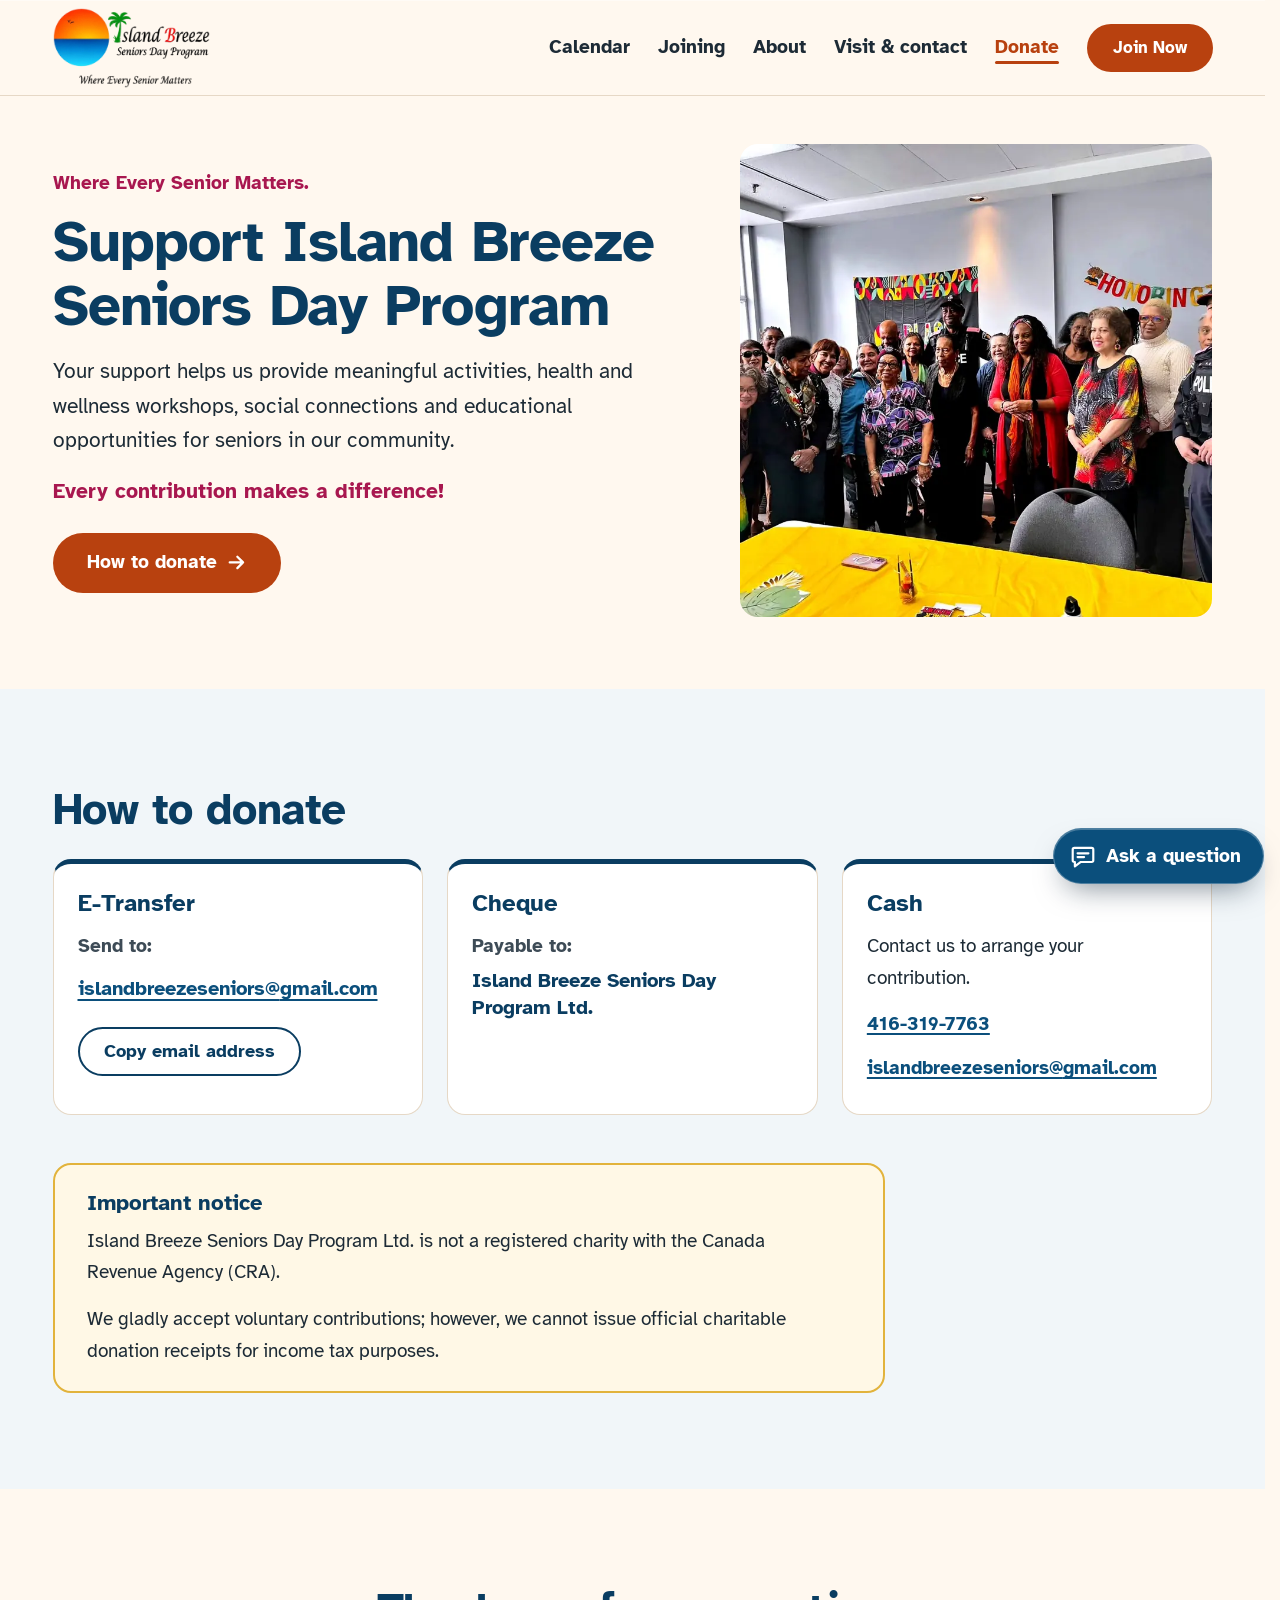
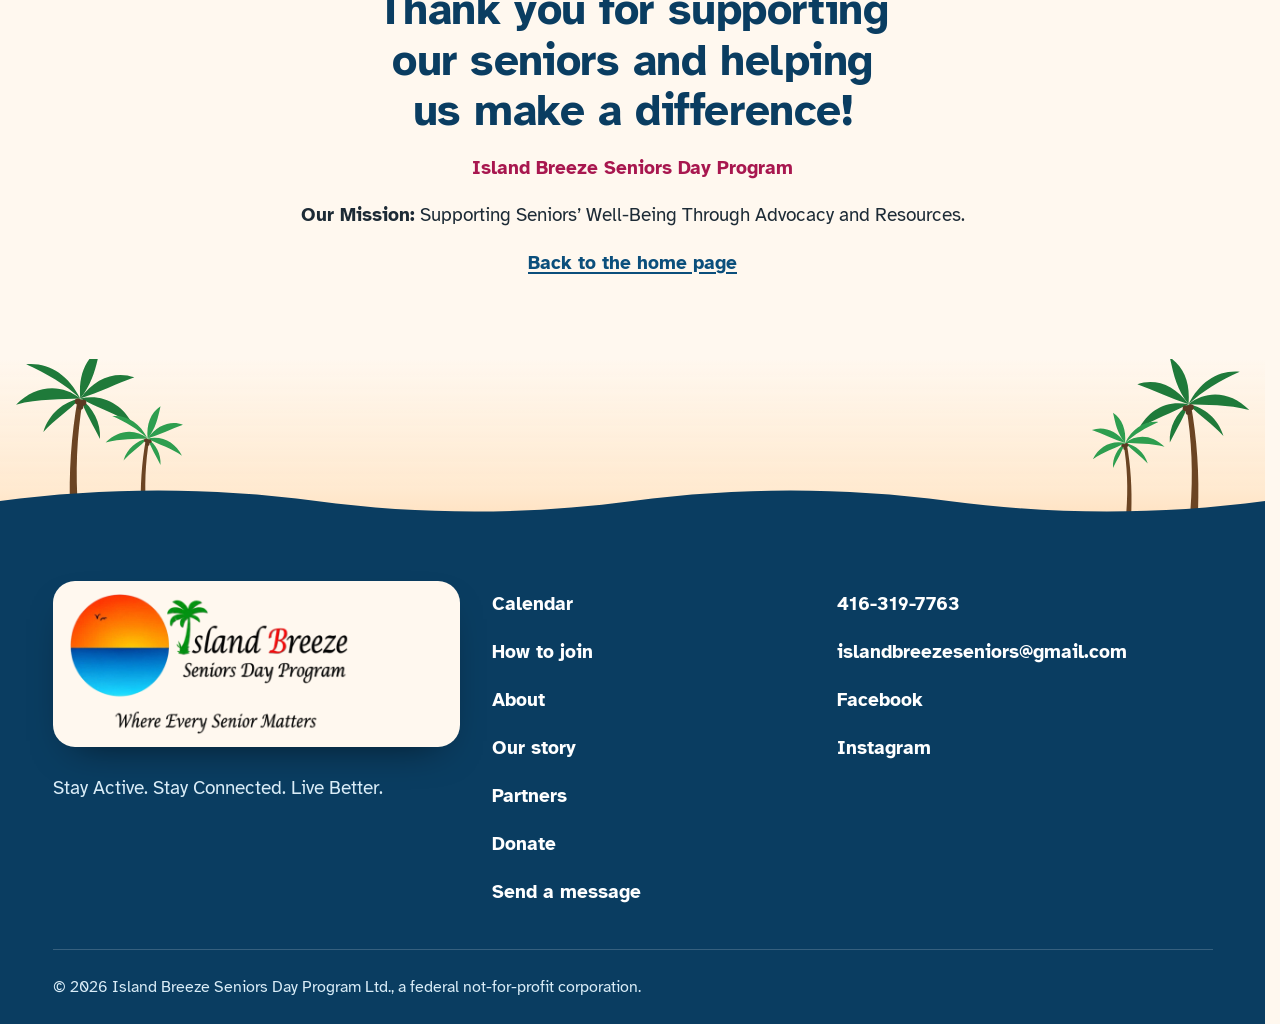
<file: public/donate.html>
<!doctype html>
<html lang="en-CA">
<head>
  <meta charset="utf-8">
  <meta name="viewport" content="width=device-width, initial-scale=1">
  <title>Donate | Island Breeze Seniors Day Program, Markham</title>
  <meta name="description" content="Support Island Breeze Seniors Day Program in Markham by e-Transfer, cheque or cash. Your contribution helps provide activities, wellness workshops and social connection for seniors.">
  <meta name="theme-color" content="#0b4f7c">
  <!-- Switch every island-breeze-seniors.pages.dev URL below to https://islandbreezeseniors.ca/ when the domain moves -->
  <link rel="canonical" href="https://island-breeze-seniors.pages.dev/donate">
  <link rel="icon" href="favicon-32.png" type="image/png" sizes="32x32">
  <link rel="icon" href="icon-192.png" type="image/png" sizes="192x192">
  <link rel="apple-touch-icon" href="apple-touch-icon.png">
  <meta property="og:type" content="website">
  <meta property="og:site_name" content="Island Breeze Seniors Day Program">
  <meta property="og:locale" content="en_CA">
  <meta property="og:url" content="https://island-breeze-seniors.pages.dev/donate">
  <meta property="og:title" content="Support Island Breeze Seniors Day Program">
  <meta property="og:description" content="Your support helps us provide meaningful activities, health and wellness workshops, social connections and educational opportunities for seniors in our community.">
  <meta property="og:image" content="https://island-breeze-seniors.pages.dev/img/og-image.jpg">
  <meta property="og:image:width" content="1200">
  <meta property="og:image:height" content="630">
  <meta property="og:image:alt" content="Island Breeze members in a group photo.">
  <meta name="twitter:card" content="summary_large_image">
  <meta name="twitter:title" content="Support Island Breeze Seniors Day Program">
  <meta name="twitter:description" content="Donate by e-Transfer, cheque or cash to support seniors programs in Markham.">
  <meta name="twitter:image" content="https://island-breeze-seniors.pages.dev/img/og-image.jpg">
  <link rel="preload" href="fonts/atkinson-hyperlegible-400.woff2" as="font" type="font/woff2" crossorigin>
  <link rel="stylesheet" href="styles.css">
  <script>document.documentElement.classList.add('js')</script>
  <script src="main.js" defer></script>
  <script src="chat-widget.js" defer></script>
</head>
<body class="page-donate">
  <a class="skip" href="#main">Skip to main content</a>
  <svg width="0" height="0" style="position:absolute" aria-hidden="true" focusable="false">
    <defs>
      <symbol id="i-arrow" viewBox="0 0 24 24"><path d="M5 12h14M13 6l6 6-6 6"/></symbol>
      <symbol id="i-phone" viewBox="0 0 48 48"><path d="M14 6h-4a4 4 0 0 0-4 4c0 18 14 32 32 32a4 4 0 0 0 4-4v-4a2 2 0 0 0-2-2l-8-2-4 4c-6-3-11-8-14-14l4-4-2-8a2 2 0 0 0-2-2Z"/></symbol>
      <symbol id="i-mail" viewBox="0 0 48 48"><rect x="5" y="10" width="38" height="28" rx="4"/><path d="m6 12 18 14 18-14"/></symbol>
      <symbol id="palm" viewBox="0 0 240 320"><path fill="var(--palm-trunk, currentColor)" d="M113 320c-3-74 2-150 15-222l10 3c-12 70-15 144-9 219Z"/><g fill="var(--palm-leaf, currentColor)"><path d="M133 98C97 68 45 70 6 110c44-12 92-10 127-12Z"/><path d="M133 98C109 50 70 26 26 30c40 18 78 40 107 68Z"/><path d="M133 98c-4-44 9-78 39-98-8 36-14 66-39 98Z"/><path d="M133 98c29-42 71-55 107-42-34 12-70 30-107 42Z"/><path d="M133 98c45-10 84 12 104 52-32-22-70-34-104-52Z"/><path d="M133 98c-33 6-62 30-73 66 22-24 50-42 73-66Z"/><path d="M133 98c25 18 41 47 39 80-14-28-28-50-39-80Z"/></g><g fill="var(--palm-nut, currentColor)"><circle cx="128" cy="104" r="6"/><circle cx="139" cy="106" r="6"/><circle cx="133" cy="114" r="6"/></g></symbol>
    </defs>
  </svg>

  <header class="site-header">
    <div class="wrap header-inner">
      <a class="brand" href="index.html" aria-label="Island Breeze Seniors Day Program, home page">
        <picture>
          <source type="image/webp" srcset="logo-400.webp 400w, logo-600.webp 600w" sizes="180px">
          <img class="brand-logo" src="logo-600.png" alt="Island Breeze Seniors Day Program. Where Every Senior Matters" width="600" height="304">
        </picture>
      </a>
      <nav id="nav" class="nav" aria-label="Main">
        <a href="index.html#calendar">Calendar</a>
        <a href="index.html#join">Joining</a>
        <a href="index.html#about">About</a>
        <a href="index.html#visit">Visit &amp; contact</a>
        <a href="donate" aria-current="page">Donate</a>
      </nav>
      <a class="btn btn-primary join-btn" href="index.html#contact">Join Now</a>
      <button class="menu-btn" type="button" aria-expanded="false" aria-controls="nav">
        <span class="burger" aria-hidden="true"><span></span><span></span><span></span></span>
        <span class="menu-label">Menu</span>
      </button>
    </div>
  </header>

  <main id="main" tabindex="-1">

    <section class="donate-hero" aria-labelledby="donate-title">
      <div class="wrap donate-hero-inner">
        <div class="donate-hero-copy hero-anim">
          <p class="brand-line">Where Every Senior Matters.</p>
          <h1 id="donate-title">Support Island Breeze Seniors Day Program</h1>
          <p class="donate-lead">Your support helps us provide meaningful activities, health and wellness workshops, social connections and educational opportunities for seniors in our community.</p>
          <p class="donate-strong">Every contribution makes a difference!</p>
          <a class="btn btn-lg btn-primary" href="#how">How to donate <svg class="ico arrow" aria-hidden="true"><use href="#i-arrow"/></svg></a>
        </div>
        <figure class="donate-photo hero-anim">
          <picture>
            <source type="image/webp" srcset="img/photo-celebration-800.webp 800w, img/photo-celebration-1280.webp 1280w" sizes="(max-width: 900px) 92vw, 480px">
            <img src="img/photo-celebration-800.jpg" srcset="img/photo-celebration-800.jpg 800w, img/photo-celebration-1280.jpg 1280w" sizes="(max-width: 900px) 92vw, 480px" alt="A large group of Island Breeze members in colourful clothing standing together at a celebration." width="800" height="800" fetchpriority="high" decoding="async">
          </picture>
        </figure>
      </div>
    </section>

    <section id="how" class="section section-tint" aria-labelledby="how-title">
      <div class="wrap">
        <h2 id="how-title">How to donate</h2>
        <div class="ways">
          <article class="way">
            <h3>E-Transfer</h3>
            <p class="way-label">Send to:</p>
            <p class="way-value"><a href="mailto:islandbreezeseniors@gmail.com">islandbreezeseniors@<wbr>gmail.com</a></p>
            <button class="btn btn-ghost copy-btn" type="button" data-copy="islandbreezeseniors@gmail.com" hidden>Copy email address</button>
            <p class="copy-status" role="status" aria-live="polite"></p>
          </article>
          <article class="way">
            <h3>Cheque</h3>
            <p class="way-label">Payable to:</p>
            <p class="way-value">Island Breeze Seniors Day Program Ltd.</p>
          </article>
          <article class="way">
            <h3>Cash</h3>
            <p class="way-text">Contact us to arrange your contribution.</p>
            <p class="way-contact"><a class="tel-link" href="tel:+14163197763">416-319-7763</a></p>
            <p class="way-contact"><a class="mail-link" href="mailto:islandbreezeseniors@gmail.com?subject=Donation%20to%20Island%20Breeze">islandbreezeseniors@<wbr>gmail.com</a></p>
          </article>
        </div>

        <div class="notice">
          <h3 id="notice-title">Important notice</h3>
          <p>Island Breeze Seniors Day Program Ltd. is not a registered charity with the Canada Revenue Agency (CRA).</p>
          <p>We gladly accept voluntary contributions; however, we cannot issue official charitable donation receipts for income tax purposes.</p>
        </div>
      </div>
    </section>

    <section class="section donate-thanks" aria-labelledby="thanks-title">
      <div class="wrap donate-thanks-inner">
        <h2 id="thanks-title">Thank you for supporting our seniors and helping us make a difference!</h2>
        <p class="donate-sign">Island Breeze Seniors Day Program</p>
        <p class="donate-mission"><strong>Our Mission:</strong> Supporting Seniors&rsquo; Well-Being Through Advocacy and Resources.</p>
        <p class="donate-back"><a href="index.html">Back to the home page</a></p>
      </div>
    </section>
  </main>

  <div class="beach" aria-hidden="true">
    <svg class="beach-palms bl" viewBox="0 0 230 210" focusable="false"><use class="bp bp-1" href="#palm" x="0" y="0" width="150" height="200"/><use class="bp bp-2" href="#palm" x="112" y="70" width="98" height="132"/></svg>
    <svg class="beach-palms br" viewBox="0 0 230 210" focusable="false"><use class="bp bp-1" href="#palm" x="0" y="10" width="142" height="190"/><use class="bp bp-2" href="#palm" x="106" y="78" width="92" height="124"/></svg>
    <svg class="beach-sea" viewBox="0 0 1440 70" preserveAspectRatio="none" focusable="false"><path d="M0 22c120-14 240-14 360 0s240 14 360 0 240-14 360 0 240 14 360 0v48H0Z"/></svg>
  </div>
  <footer class="site-footer">
    <div class="wrap footer-grid">
      <div>
        <p class="footer-plaque"><picture><source type="image/webp" srcset="logo-600.webp"><img class="footer-logo" src="logo-600.png" alt="Island Breeze Seniors Day Program. Where Every Senior Matters" width="600" height="304" loading="lazy" decoding="async"></picture></p>
        <p class="footer-tag">Stay Active. Stay Connected. Live Better.</p>
      </div>
      <nav class="footer-links" aria-label="Footer">
        <a href="index.html#calendar">Calendar</a>
        <a href="index.html#join">How to join</a>
        <a href="index.html#about">About</a>
        <a href="index.html#story">Our story</a>
        <a href="index.html#supporters">Partners</a>
        <a href="donate">Donate</a>
        <a href="index.html#contact">Send a message</a>
      </nav>
      <div class="footer-links">
        <a href="tel:+14163197763">416-319-7763</a>
        <a href="mailto:islandbreezeseniors@gmail.com">islandbreezeseniors@<wbr>gmail.com</a>
        <a href="https://www.facebook.com/Islandbreezeseniors/" target="_blank" rel="noopener">Facebook<span class="visually-hidden"> (opens in a new tab)</span></a>
        <a href="https://www.instagram.com/islandbreezeseniors55/" target="_blank" rel="noopener">Instagram<span class="visually-hidden"> (opens in a new tab)</span></a>
      </div>
    </div>
    <div class="wrap footer-base">
      <p>&copy; <span id="yr">2026</span> Island Breeze Seniors Day Program Ltd., a federal not-for-profit corporation.</p>
    </div>
  </footer>

  <script>
    // Copy the e-Transfer address (the button only appears when copying is supported)
    (function () {
      var btn = document.querySelector('.copy-btn');
      if (!btn || !navigator.clipboard) return;
      var status = document.querySelector('.copy-status');
      btn.hidden = false;
      btn.addEventListener('click', function () {
        navigator.clipboard.writeText(btn.getAttribute('data-copy')).then(function () {
          status.textContent = 'Email address copied.';
        }, function () {
          status.textContent = 'Could not copy. Please select the address above.';
        });
      });
    })();
  </script>
</body>
</html>
</file>
<file: public/styles.css>
/* ==========================================================================
   Island Breeze Seniors Day Program — plain CSS, no build step.
   fonts · tokens · base · header · hero · sections · form · footer · motion
   ========================================================================== */

/* ---------- Fonts (self-hosted, SIL OFL — see fonts/OFL-*.txt) ---------- */
@font-face { font-family: "Atkinson Hyperlegible"; src: url(fonts/atkinson-hyperlegible-400.woff2) format("woff2"); font-weight: 400; font-display: swap; }
@font-face { font-family: "Atkinson Hyperlegible"; src: url(fonts/atkinson-hyperlegible-700.woff2) format("woff2"); font-weight: 700; font-display: swap; }

/* ---------- Tokens ---------- */
:root {
  /* Brand (decorative) */
  --ocean: #0b4f7c;
  --ocean-900: #0a3d61;
  --ocean-500: #1b8fc4;
  --sunset: #f26a2e;
  --sun: #ffb347;
  --gold: #ffd166;
  --palm: #2e9e4f;
  --pink: #d6246e;
  /* Text-safe shades (≥ 4.5:1 on sand and white) */
  --accent: #b8410f;       /* primary action / accent text */
  --accent-dark: #9a3409;
  --palm-700: #1c6e37;
  --pink-700: #a8174f;
  /* Surfaces & text — restrained: sand, white, one soft tint */
  --sand: #fff8ef;
  --sand-2: #f6e9d8;
  --tint: #f1f6f9;
  --card: #ffffff;
  --line: #e6d8c6;
  --ink: #1d2b36;          /* 13.7:1 on sand */
  --muted: #3d4b56;        /* 8.5:1 on sand */
  --focus: #0a3d61;

  --s-1: .25rem; --s-2: .5rem; --s-3: .75rem; --s-4: 1rem; --s-5: 1.5rem;
  --s-6: 2rem; --s-7: 3rem; --s-8: 4.5rem; --s-9: 6rem;

  --t-base: 1.1875rem;   /* 19px */
  --t-md: 1.375rem;
  --t-xl: clamp(2rem, 1.45rem + 2.4vw, 2.75rem);
  --t-2xl: clamp(2.25rem, 1.5rem + 2.8vw, 3.6rem);

  --radius: 18px;
  --radius-sm: 12px;
  --shadow: 0 1px 2px rgba(60, 40, 20, .06), 0 4px 14px -6px rgba(60, 40, 20, .12);
  --ease: cubic-bezier(.16, 1, .3, 1);      /* critically damped: no overshoot */
  --ease-in: cubic-bezier(.5, 0, .75, 0);    /* exits leave along the path they came in on */
  --spring: cubic-bezier(.34, 1.36, .64, 1); /* slight bounce, only after a gesture's momentum */
  --dur: .35s;

  /* Glass: navigation layer only (header, menu, panels, floating CTAs). Content stays opaque.
     Thicker surfaces get more blur and a deeper shadow. Swapped for solids below for
     reduced transparency, higher contrast and browsers without backdrop-filter. */
  --glass: rgba(255, 248, 239, .98);
  --glass-thick: #fff8ef;
  --glass-dark: var(--ocean-900);
  --glass-blur: none;
  --glass-blur-thick: none;
  --glass-edge: inset 0 1px 0 rgba(255, 255, 255, .4);
  --glass-float: 0 10px 30px -14px rgba(60, 40, 20, .3);
  --glass-float-thick: 0 30px 70px -24px rgba(30, 20, 10, .45), 0 8px 20px -10px rgba(30, 20, 10, .2);
  --glass-border: var(--line);
  --measure: 62ch;
  --header-h: 96px;
  --callbar-h: 0px;
}

/* ---------- Base ---------- */
*, *::before, *::after { box-sizing: border-box; }
html { scroll-behavior: smooth; scroll-padding-top: calc(var(--header-h) + 16px); -webkit-text-size-adjust: 100%; }
body { margin: 0; font-family: "Atkinson Hyperlegible", system-ui, -apple-system, "Segoe UI", sans-serif; font-size: var(--t-base); line-height: 1.65; color: var(--ink); background: var(--sand); overflow-wrap: break-word; padding-bottom: var(--callbar-h); }
body.menu-open, html.has-modal body { overflow: hidden; }
/* Reserve the scrollbar gutter on wider screens so locking scroll for a panel never shifts the layout */
@media (min-width: 701px) { html { scrollbar-gutter: stable; } }
h1, h2, h3, h4 { font-family: "Atkinson Hyperlegible", system-ui, sans-serif; line-height: 1.15; margin: 0 0 var(--s-4); color: var(--ocean-900); letter-spacing: -.01em; text-wrap: balance; }
h1 { font-size: var(--t-2xl); font-weight: 700; line-height: 1.1; letter-spacing: -.015em; }
h2 { font-size: var(--t-xl); font-weight: 700; line-height: 1.15; letter-spacing: -.01em; }
h3 { font-size: var(--t-md); font-weight: 700; line-height: 1.3; letter-spacing: 0; }
h4 { font-size: 1.1875rem; font-weight: 700; line-height: 1.3; letter-spacing: 0; margin-bottom: var(--s-1); }
p { margin: 0 0 var(--s-4); }
a { color: var(--ocean); text-underline-offset: .18em; text-decoration-thickness: 2px; }
a:hover { color: var(--accent); }
img, svg { max-width: 100%; }
img { height: auto; display: block; }
address { font-style: normal; }
ul[role="list"], ol[role="list"] { list-style: none; margin: 0; padding: 0; }

:focus-visible { outline: 4px solid var(--focus); outline-offset: 3px; box-shadow: 0 0 0 8px #fff; border-radius: 6px; }
.site-footer :focus-visible { outline-color: #fff; box-shadow: 0 0 0 8px var(--ocean-900); }
main:focus { outline: none; }

.wrap { width: min(1160px, 100% - 2 * var(--s-4)); margin-inline: auto; }
.visually-hidden { position: absolute !important; width: 1px; height: 1px; overflow: hidden; clip: rect(0 0 0 0); clip-path: inset(50%); white-space: nowrap; }
.skip { position: absolute; left: var(--s-4); top: -100px; max-width: calc(100% - 2 * var(--s-4)); z-index: 200; background: var(--ocean-900); color: #fff; padding: var(--s-3) var(--s-5); border-radius: var(--radius-sm); font-weight: 700; text-decoration: none; }
.skip:focus { top: var(--s-4); color: #fff; }

.ico { width: 1.2em; height: 1.2em; flex: none; fill: none; stroke: currentColor; stroke-width: 2.4; stroke-linecap: round; stroke-linejoin: round; vertical-align: -.2em; }
.ico-fill { stroke-width: 2; }
.ag-icon svg, .contact-icon svg, .map-placeholder svg { fill: none; stroke: currentColor; stroke-width: 2.4; stroke-linecap: round; stroke-linejoin: round; }

/* ---------- Buttons ---------- */
.btn { display: inline-flex; align-items: center; justify-content: center; gap: var(--s-2); max-width: 100%; min-height: 52px; padding: var(--s-3) var(--s-5); border: 2px solid transparent; border-radius: 999px; font: 700 1.125rem/1.2 "Atkinson Hyperlegible", system-ui, sans-serif; text-align: center; text-decoration: none; cursor: pointer; }
.btn-primary { background: var(--accent); color: #fff; }
.btn-primary:hover { background: var(--accent-dark); color: #fff; }
.btn-ghost { background: #fff; color: var(--ocean-900); border-color: var(--ocean-900); }
.btn-ghost:hover { background: var(--ocean-900); color: #fff; }
.btn-lg { min-height: 60px; padding: var(--s-3) var(--s-6); font-size: 1.1875rem; }
.btn-small { min-height: 48px; padding: var(--s-2) var(--s-4); font-size: 1.0625rem; background: var(--accent); color: #fff; }
.btn-small:hover { background: var(--accent-dark); color: #fff; }
.btn-block { width: 100%; }

/* ---------- Header ---------- */
.site-header { position: sticky; top: 0; z-index: 100; }
.site-header::before { content: ""; position: absolute; inset: 0; z-index: -1; background: var(--glass); -webkit-backdrop-filter: var(--glass-blur); backdrop-filter: var(--glass-blur); box-shadow: var(--glass-edge); border-bottom: 1px solid var(--glass-border); }
/* Scroll edge effect (F4): content fades softly under the header rather than meeting a hard line */
.header-inner { display: flex; flex-wrap: wrap; align-items: center; justify-content: space-between; gap: var(--s-4); min-height: var(--header-h); }
.brand { display: inline-flex; align-items: center; gap: var(--s-3); min-height: 48px; margin-right: auto; text-decoration: none; }
.join-btn { flex: none; min-height: 48px; padding: var(--s-2) var(--s-5); font-size: 1.0625rem; }
.brand picture { display: block; }
.brand-logo { display: block; width: auto; height: 80px; max-width: none; }
.nav { display: flex; align-items: center; gap: var(--s-1); }
.nav a:not(.btn) { position: relative; display: inline-flex; align-items: center; min-height: 48px; padding: 0 var(--s-3); font-weight: 700; color: var(--ink); text-decoration: none; }
.nav a:not(.btn)::after { content: ""; position: absolute; left: var(--s-3); right: var(--s-3); bottom: 8px; height: 3px; border-radius: 2px; background: var(--accent); transform: scaleX(0); transform-origin: left; }
.nav a:not(.btn):hover, .nav a[aria-current="true"] { color: var(--accent); }
.nav a:not(.btn):hover::after, .nav a[aria-current="true"]::after { transform: scaleX(1); }
.menu-btn { display: none; align-items: center; gap: var(--s-2); min-height: 52px; padding: 0 var(--s-4); font: 700 1.0625rem/1 "Atkinson Hyperlegible", sans-serif; color: #fff; background: var(--ocean-900); border: 0; border-radius: 999px; cursor: pointer; }
.burger { position: relative; display: inline-block; width: 22px; height: 16px; }
.burger span { position: absolute; left: 0; width: 100%; height: 2.5px; border-radius: 2px; background: currentColor; }
.burger span:nth-child(1) { top: 0; } .burger span:nth-child(2) { top: 6.75px; } .burger span:nth-child(3) { bottom: 0; }
.menu-btn[aria-expanded="true"] .burger span:nth-child(1) { top: 6.75px; transform: rotate(45deg); }
.menu-btn[aria-expanded="true"] .burger span:nth-child(2) { opacity: 0; }
.menu-btn[aria-expanded="true"] .burger span:nth-child(3) { bottom: 6.75px; transform: rotate(-45deg); }

@media (max-width: 1060px) {
  .js .menu-btn { display: inline-flex; }
  .js .nav { position: absolute; top: 100%; left: 0; right: 0; flex-direction: column; align-items: stretch; gap: 0; padding: var(--s-2) var(--s-4) var(--s-5); background: var(--glass-thick); -webkit-backdrop-filter: var(--glass-blur-thick); backdrop-filter: var(--glass-blur-thick); border-bottom: 3px solid var(--sunset); box-shadow: var(--glass-float-thick); max-height: calc(100vh - var(--header-h)); overflow-y: auto; visibility: hidden; opacity: 0; transform: translateY(-10px); }
  .js .nav.open { visibility: visible; opacity: 1; transform: none; }
  .js .nav a:not(.btn) { min-height: 56px; padding: 0 var(--s-2); border-bottom: 1px solid var(--line); font-size: 1.25rem; }
  .js .nav a:not(.btn)::after { left: var(--s-2); right: auto; width: 3rem; bottom: 10px; }
  html:not(.js) .header-inner { flex-wrap: wrap; padding-block: var(--s-2); }
  html:not(.js) .nav { flex-wrap: wrap; }
}
@media (max-width: 560px) {
  .header-inner { gap: var(--s-2); }
  .menu-btn { padding: 0 var(--s-3); min-width: 52px; justify-content: center; }
  .menu-label { position: absolute; width: 1px; height: 1px; overflow: hidden; clip-path: inset(50%); }
  .join-btn { padding-inline: var(--s-4); }
}
@media (max-width: 700px) { :root { --header-h: 76px; } .brand-logo { height: 62px; } }
@media (max-width: 420px) {
  .header-inner { gap: 6px; }
  .brand-logo { height: 54px; }
  .join-btn { padding-inline: .75rem; font-size: 1rem; }
  .menu-btn { min-width: 48px; padding: 0 var(--s-3); }
}
@media (max-width: 374px) { .brand-logo { height: 46px; } .join-btn { padding-inline: .625rem; } }

/* ---------- Hero (compact) ---------- */
.hero { position: relative; overflow: hidden; padding: var(--s-7) 0 0; background: var(--sand); }
.hero-inner { display: grid; grid-template-columns: minmax(0, 1.25fr) minmax(0, .95fr); gap: var(--s-6); align-items: end; }

/* Signature art: an arched Caribbean window onto a sunset sea */
.hero-art { position: relative; justify-self: center; width: min(100%, 420px); }
.hero-art .arch { position: relative; display: block; width: 100%; height: auto; filter: drop-shadow(0 18px 30px rgba(122, 59, 20, .18)); pointer-events: none; }
/* Group photo seen through the arch: box matches the arch opening in the SVG (x 60–360, y 60–480 of 420×500) */
.arch-photo { position: absolute; left: 14.286%; top: 12%; width: 71.429%; height: 84%; overflow: hidden; border-radius: 50% 50% 0 0 / 35.714% 35.714% 0 0; background: var(--sand-2); }
.arch-photo picture, .arch-photo img { width: 100%; height: 100%; object-fit: cover; }
.sticker { position: absolute; left: -6%; bottom: 16%; display: grid; place-content: center; justify-items: center; width: 136px; height: 136px; margin: 0; border-radius: 50%; background: var(--ocean-900); color: #fff; text-align: center; line-height: 1.15; font-size: .8125rem; font-weight: 700; letter-spacing: .01em; white-space: nowrap; text-transform: uppercase; transform: rotate(-10deg); box-shadow: 0 10px 24px -10px rgba(10, 61, 97, .6); border: 4px solid var(--sand); }
.sticker strong { display: block; margin: 2px 0; font: 800 1.35rem/1 "Atkinson Hyperlegible", system-ui, sans-serif; letter-spacing: 0; text-transform: none; color: var(--gold); }
.brand-line { margin-bottom: var(--s-3); color: var(--pink-700); font-weight: 700; font-size: 1.1875rem; }
.hero h1 { margin-bottom: var(--s-5); max-width: 15ch; }
.hero-text { font-size: 1.3125rem; max-width: 34em; color: var(--ink); }
.hero-cta { display: flex; flex-wrap: wrap; gap: var(--s-3); margin-top: var(--s-5); }


/* Shoreline under the hero: the live site's palms on the sand, a still sea meeting the calendar */
.horizon { position: relative; height: 170px; margin-top: var(--s-2); pointer-events: none; }
.horizon-palms { position: absolute; bottom: 12px; height: 164px; width: auto; --palm-trunk: #7a4e2c; --palm-leaf: #1f7a3a; --palm-nut: #5a3a22; }
.hp-left { left: max(-20px, (100% - 1160px) / 2 - 60px); }
.hp-right { right: max(-20px, (100% - 1160px) / 2 - 60px); transform: scaleX(-1); }
.horizon .hp-2 { --palm-leaf: #2e9e4f; }
.sea { position: absolute; left: 0; bottom: 0; width: 100%; }
.sea-back { height: 64px; fill: rgba(27, 143, 196, .22); }
.sea-front { height: 40px; fill: var(--tint); }
@media (max-width: 700px) { .horizon { height: 120px; } .horizon-palms { height: 112px; } .hp-left { left: -30px; } .hp-right { right: -30px; } }

/* At-a-glance fact strip */
.facts { display: grid; grid-template-columns: repeat(4, minmax(0, 1fr)); gap: 0; margin: var(--s-7) 0 var(--s-2); padding: var(--s-4) 0; border-top: 2px solid var(--ocean-900); border-bottom: 1px solid var(--line); }
.facts > div { padding: var(--s-2) var(--s-5); border-left: 1px solid var(--line); }
.facts > div:first-child { padding-left: 0; border-left: 0; }
.facts dt { display: flex; align-items: center; gap: var(--s-2); margin-bottom: var(--s-1); color: var(--pink-700); font-weight: 700; font-size: 1rem; letter-spacing: .08em; text-transform: uppercase; }
.facts dd { margin: 0; font-size: 1.125rem; line-height: 1.5; }
.facts a { font-weight: 700; white-space: nowrap; padding-block: .3em; }

@media (max-width: 1000px) {
  .facts { grid-template-columns: repeat(2, minmax(0, 1fr)); row-gap: var(--s-3); }
  .facts > div:nth-child(3) { padding-left: 0; border-left: 0; }
}
@media (max-width: 900px) {
  .hero { padding-top: var(--s-6); }
  .hero-inner { grid-template-columns: minmax(0, 1fr); gap: var(--s-6); }
  .hero-cta .btn { flex: 1 1 16rem; }
  .hero-art { width: min(78%, 330px); }
  .sticker { width: 112px; height: 112px; font-size: .6875rem; left: -10%; }
  .sticker strong { font-size: 1.1rem; }
}
@media (max-width: 560px) {
  .facts { grid-template-columns: minmax(0, 1fr); }
  .facts > div { padding: var(--s-3) 0; border-left: 0; border-top: 1px solid var(--line); }
  .facts > div:first-child { border-top: 0; }
}

/* ---------- Sections ---------- */
.section { padding: var(--s-9) 0; }
.section-tint { background: var(--tint); }
.section-head { max-width: 46rem; margin-bottom: var(--s-7); }
/* Phone and email inside running text: bold, a touch larger, and the long address may wrap anywhere */
.tel-link, .mail-link { font-weight: 700; font-size: 1.05em; white-space: nowrap; }
.mail-link { white-space: normal; overflow-wrap: anywhere; }
.intro { font-size: 1.25rem; color: var(--muted); max-width: var(--measure); }
.source-line { margin: var(--s-2) 0 0; font-size: 1rem; color: var(--muted); }
.source { display: inline; padding-block: .8em; font-weight: 700; }
.nowrap { white-space: nowrap; }
@media (max-width: 700px) { .section { padding: var(--s-8) 0; } .section-head { margin-bottom: var(--s-6); } }

/* ---------- Accent colours, shared by calendar, highlights and the Help assistant ---------- */
[data-accent] { --c: var(--ocean); --c-soft: #e3f0f8; }
[data-accent="pink"] { --c: var(--pink-700); --c-soft: #fbe7ef; }
[data-accent="palm"] { --c: var(--palm-700); --c-soft: #e6f3ea; }
[data-accent="ocean"] { --c: var(--ocean); --c-soft: #e3f0f8; }
[data-accent="sunset"] { --c: var(--accent); --c-soft: #fdebdf; }

/* ---------- Joining: numbered steps + FAQ ---------- */
.join-grid { display: grid; grid-template-columns: minmax(0, .9fr) minmax(0, 1.1fr); gap: var(--s-8); align-items: start; }
.step { position: relative; display: grid; grid-template-columns: 56px minmax(0, 1fr); gap: var(--s-4); padding-bottom: var(--s-6); }
.step:not(:last-child)::before { content: ""; position: absolute; left: 27px; top: 60px; bottom: 6px; width: 2px; background: repeating-linear-gradient(var(--ocean-500) 0 6px, transparent 6px 12px); }
.step-num { display: grid; place-items: center; width: 56px; height: 56px; border-radius: 50%; background: var(--ocean-900); color: #fff; font: 800 1.5rem/1 "Atkinson Hyperlegible", system-ui, sans-serif; }
.step h3 { margin: var(--s-2) 0 var(--s-2); }
.step p { margin: 0; }
.faq { background: var(--card); border-radius: var(--radius); box-shadow: var(--shadow); padding: var(--s-3) var(--s-5) var(--s-4); }
.faq-title { margin: var(--s-4) 0 var(--s-2); font-size: 1.375rem; }
.faq-item { border-top: 1px solid var(--line); }
.faq-item summary { display: flex; align-items: center; justify-content: space-between; gap: var(--s-3); min-height: 60px; padding: var(--s-3) 0; list-style: none; cursor: pointer; font-weight: 700; font-size: 1.1875rem; color: var(--ocean-900); }
.faq-item summary::-webkit-details-marker { display: none; }
.faq-item summary span { min-width: 0; overflow-wrap: anywhere; }
.faq-item summary:hover { color: var(--accent); }
.chev { width: 28px; height: 28px; flex: none; fill: none; stroke: currentColor; stroke-width: 2.5; stroke-linecap: round; stroke-linejoin: round; }
.faq-item[open] .chev { transform: rotate(180deg); }
.faq-answer p { margin: 0 0 var(--s-4); max-width: var(--measure); }
@media (max-width: 900px) { .join-grid { grid-template-columns: minmax(0, 1fr); gap: var(--s-6); } .faq { padding-inline: var(--s-4); } }

/* ---------- About: short text + mission pull quote ---------- */
.about-grid { display: grid; grid-template-columns: minmax(0, 1.1fr) minmax(0, .9fr); gap: var(--s-8); align-items: center; }
.about-grid p { max-width: var(--measure); }
.mission { position: relative; margin: 0; padding: var(--s-2) 0 var(--s-2) var(--s-6); border-left: 4px solid var(--sunset); }
.mission blockquote { margin: 0; }
.mission blockquote p { font-family: "Atkinson Hyperlegible", system-ui, sans-serif; font-weight: 600; font-size: clamp(1.4rem, 1.15rem + 1vw, 1.85rem); line-height: 1.35; color: var(--ocean-900); }
.mission figcaption { font-weight: 700; color: var(--pink-700); }
.mission-tag { display: block; margin-top: var(--s-1); font: 700 1.25rem/1.3 "Atkinson Hyperlegible", system-ui, sans-serif; color: var(--accent); }
@media (max-width: 860px) { .about-grid { grid-template-columns: minmax(0, 1fr); gap: var(--s-6); } .mission { padding-left: var(--s-5); } }

/* ---------- Story timeline ---------- */
.section-story { position: relative; background: var(--ocean-900); color: #e3ecf3; }
.section-story h2, .section-story h3 { color: #fff; }
.section-story .intro, .section-story .source-line { color: #c9d8e4; }
.section-story a { color: #fff; }
.section-story :focus-visible { outline-color: #fff; box-shadow: 0 0 0 8px var(--ocean-900); }
.section-story .timeline::before { background: rgba(255, 255, 255, .18); }
.section-story .milestone-date { color: var(--gold); }
.section-story .milestone::before { background: var(--sun); border-color: var(--ocean-900); box-shadow: 0 0 0 3px var(--sunset); }
.timeline { position: relative; max-width: 58rem;  }
.timeline::before { content: ""; position: absolute; left: 11.5rem; top: 8px; bottom: 8px; width: 3px; border-radius: 2px; background: var(--line); }
.timeline::after { content: ""; position: absolute; left: 11.5rem; top: 8px; bottom: 8px; width: 3px; border-radius: 2px; background: var(--sunset); }
.milestone { position: relative; display: grid; grid-template-columns: 10rem minmax(0, 1fr); gap: var(--s-7); padding-bottom: var(--s-6); }
.milestone::before { content: ""; position: absolute; left: calc(11.5rem - 7px); top: 6px; width: 17px; height: 17px; border-radius: 50%; background: var(--sun); border: 3px solid var(--sunset); z-index: 1; }
.milestone-date { margin: 0; text-align: right; font-family: "Atkinson Hyperlegible", system-ui, sans-serif; font-weight: 800; font-size: 1.25rem; color: var(--accent); }
.milestone-body h3 { margin-bottom: var(--s-2); }
.milestone-body p { margin: 0; max-width: var(--measure); }
.milestone-body .source-line { margin-top: var(--s-2); }
@media (max-width: 700px) {
  .timeline::before, .timeline::after { left: 8px; }
  .milestone { grid-template-columns: minmax(0, 1fr); gap: var(--s-1); padding-left: var(--s-6); }
  .milestone::before { left: 1px; }
  .milestone-date { text-align: left; }
}

@media (min-width: 1000px) {
  .section-story .wrap { display: grid; grid-template-columns: minmax(0, .8fr) minmax(0, 1.6fr); gap: var(--s-8); align-items: start; }
  .section-story .section-head { position: sticky; top: calc(var(--header-h) + var(--s-6)); margin-bottom: 0; }
  .section-story .timeline::before, .section-story .timeline::after { left: 11rem; }
  .section-story .milestone { grid-template-columns: 9.5rem minmax(0, 1fr); gap: var(--s-7); }
  .section-story .milestone::before { left: calc(11rem - 7px); }
}

/* ---------- Supporters: three ruled columns ---------- */
.supporter-cols { display: grid; grid-template-columns: repeat(3, minmax(0, 1fr)); gap: var(--s-7); }
.supporter-col h3 { padding-bottom: var(--s-3); border-bottom: 3px solid var(--ocean-500); }
.supporter-col li { padding: var(--s-4) 0; border-bottom: 1px solid #d5e2ea; }
.supporter-col p { margin: 0; }
@media (max-width: 900px) { .supporter-cols { grid-template-columns: minmax(0, 1fr); gap: var(--s-6); } }

/* ---------- Visit & contact ---------- */
.visit-grid { display: grid; grid-template-columns: minmax(0, 1fr) minmax(0, 1fr); gap: var(--s-6); align-items: stretch; }
.contact-card { display: flex; flex-direction: column; gap: var(--s-2); }
.contact-row { display: flex; align-items: flex-start; gap: var(--s-4); min-height: 64px; padding: var(--s-3) 0; color: var(--ink); text-decoration: none; border-bottom: 1px solid var(--line); }
a.contact-row:hover .contact-value { color: var(--accent); text-decoration: underline; }
.contact-row.big .contact-value { font-family: "Atkinson Hyperlegible", system-ui, sans-serif; font-size: clamp(1.8rem, 1.4rem + 1.5vw, 2.3rem); font-weight: 800; letter-spacing: -.01em; line-height: 1.15; color: var(--accent); }
.contact-row.big .contact-email { font-size: clamp(1.25rem, 1rem + 1.1vw, 1.65rem); letter-spacing: 0; overflow-wrap: anywhere; }
.contact-icon { display: grid; place-items: center; flex: none; width: 52px; height: 52px; border-radius: 50%; background: #fdebdf; color: var(--accent); }
.contact-icon svg { width: 26px; height: 26px; }
.contact-label { display: block; font-size: 1rem; font-weight: 700; letter-spacing: .08em; text-transform: uppercase; color: var(--pink-700); }
.contact-value { display: block; font-size: 1.3rem; font-weight: 700; color: var(--ocean-900); line-height: 1.35; }
.contact-email { font-size: clamp(1.05rem, .9rem + .7vw, 1.3rem); overflow-wrap: anywhere; }
.contact-actions { display: flex; flex-wrap: wrap; gap: var(--s-3); margin-top: var(--s-4); }
.map { position: relative; min-height: 400px; border-radius: var(--radius); overflow: hidden; background: var(--tint); border: 1px solid var(--line); }
.map iframe { position: absolute; inset: 0; width: 100%; height: 100%; border: 0; }
.map-placeholder { position: absolute; inset: 0; display: grid; place-content: center; justify-items: center; text-align: center; color: var(--ocean-900); font-weight: 700; }
.map-placeholder svg { width: 52px; height: 52px; margin-bottom: var(--s-3); color: var(--accent); }
@media (max-width: 860px) { .visit-grid { grid-template-columns: minmax(0, 1fr); } .map { min-height: 320px; } }

/* ---------- Contact form ---------- */
.form-wrap { display: grid; grid-template-columns: minmax(0, .8fr) minmax(0, 1.2fr); gap: var(--s-7); margin-top: var(--s-8); padding-top: var(--s-7); border-top: 1px solid var(--line); }
.form-title { font-size: clamp(1.7rem, 1.3rem + 1.4vw, 2.2rem); }
.privacy { padding: var(--s-4); border-radius: var(--radius-sm); background: var(--tint); font-size: 1.0625rem; color: var(--muted); }
.contact-form { padding: var(--s-6); background: var(--card); border-radius: var(--radius); box-shadow: var(--shadow); border: 1px solid var(--line); }
.field { margin: 0 0 var(--s-5); padding: 0; border: 0; min-width: 0; }
.field label, .field legend { display: block; margin-bottom: var(--s-2); font-weight: 700; font-size: 1.1875rem; color: var(--ocean-900); padding: 0; }
.optional, .req-note { font-weight: 400; color: var(--muted); }
.field input[type="text"], .field input[type="email"], .field input[type="tel"], .field textarea { width: 100%; min-height: 56px; padding: var(--s-3) var(--s-4); font: 400 1.1875rem/1.5 "Atkinson Hyperlegible", system-ui, sans-serif; color: var(--ink); background: #fffdf9; border: 2px solid #7d8b96; border-radius: var(--radius-sm); }
.field textarea { min-height: 130px; resize: vertical; }
.field input:focus-visible, .field textarea:focus-visible { border-color: var(--ocean-900); }
.field [aria-invalid="true"] { border-color: #b3261e; background: #fff6f5; }
.field-error { margin: var(--s-2) 0 0; color: #b3261e; font-weight: 700; }
.field-error::before { content: "! "; }
.field-hint { margin: var(--s-2) 0 0; color: var(--muted); font-size: 1.0625rem; }
.reach { display: flex; flex-wrap: wrap; gap: var(--s-3); }
.reach legend { width: 100%; }
.choice { position: relative; flex: 1 1 12rem; }
.choice input { position: absolute; opacity: 0; width: 1px; height: 1px; }
.choice label { display: flex; align-items: center; gap: var(--s-3); min-height: 56px; margin: 0; padding: var(--s-2) var(--s-4); border: 2px solid #7d8b96; border-radius: var(--radius-sm); font-weight: 700; cursor: pointer; background: #fffdf9; }
.choice label::before { content: ""; flex: none; width: 24px; height: 24px; border-radius: 50%; border: 2px solid #5f6d78; background: #fff; box-shadow: inset 0 0 0 4px #fff; }
.choice input:checked + label { border-color: var(--accent); background: #fff3e9; }
.choice input:checked + label::before { border-color: var(--accent); background: var(--accent); }
.choice input:focus-visible + label { outline: 4px solid var(--focus); outline-offset: 3px; }
.hp { position: absolute !important; left: -10000px; width: 1px; height: 1px; overflow: hidden; }
.contact-form button[disabled] { opacity: .7; cursor: progress; }
.form-status { margin-top: var(--s-4); border-radius: var(--radius-sm); }
.form-status:empty { display: none; }
.form-status.ok, .form-status.err { padding: var(--s-4) var(--s-5); font-weight: 700; }
.form-status.ok { background: #e7f5ec; color: var(--palm-700); border: 2px solid var(--palm-700); }
.form-status.err { background: #fff1ef; color: #9c1f17; border: 2px solid #b3261e; }
.form-status a { color: inherit; }
@media (max-width: 900px) { .form-wrap { grid-template-columns: minmax(0, 1fr); gap: var(--s-5); } .contact-form { padding: var(--s-5) var(--s-4); } }

/* ---------- Closing call band ---------- */
.call-band { position: relative; padding: var(--s-8) 0; color: #fff; background: var(--ocean); }
.call-band-inner { position: relative; z-index: 1; display: grid; grid-template-columns: auto minmax(0, 1.2fr) minmax(0, auto); gap: var(--s-6); align-items: center; }
.big-contact { display: grid; gap: var(--s-3); min-width: 0; }
.big-mail .big-call-number { font-size: clamp(1.15rem, .95rem + .9vw, 1.5rem); letter-spacing: 0; white-space: normal; overflow-wrap: anywhere; }
.cb-photo:empty { display: none; }
.cb-photo img { width: 170px; height: 170px; object-fit: cover; border-radius: 50%; border: 5px solid #fff; box-shadow: 0 18px 40px -18px rgba(0, 0, 0, .6); }
.call-band h2 { color: #fff; font-size: clamp(1.9rem, 1.3rem + 2.4vw, 3rem); max-width: 18ch; }
.call-band p { color: #eef4fa; font-size: 1.25rem; margin: 0; max-width: 40ch; }
.big-call { display: flex; flex-direction: column; gap: var(--s-1); min-height: 56px; padding: var(--s-5) var(--s-6); border-radius: var(--radius); background: #fff; color: var(--ocean-900); text-decoration: none; box-shadow: 0 18px 40px -18px rgba(0, 0, 0, .55); }
.big-call-label { display: flex; align-items: center; gap: var(--s-2); font-weight: 700; color: var(--accent); }
.big-call-number { font: 800 clamp(2rem, 1.5rem + 2vw, 2.9rem)/1 "Atkinson Hyperlegible", system-ui, sans-serif; letter-spacing: -.01em; white-space: nowrap; }
.big-call:hover { color: var(--ocean-900); background: #fff8ef; }
.call-band :focus-visible { outline-color: #fff; box-shadow: 0 0 0 8px var(--ocean-900); }
@media (max-width: 860px) { .call-band-inner { grid-template-columns: minmax(0, 1fr); } .big-call { align-items: flex-start; } .cb-photo img { width: 120px; height: 120px; } }
@media (max-width: 360px) { .big-call { padding: var(--s-4); } .big-call-number { font-size: 1.7rem; white-space: normal; } }

/* ---------- Footer ---------- */
/* Beach above the footer: sand, palms, and the sea that becomes the footer */
.beach { position: relative; height: 190px; margin-top: calc(-1 * var(--s-6)); background: linear-gradient(180deg, rgba(255, 248, 239, 0) 0%, #ffe9cf 70%, #ffd9b0 100%); overflow: hidden; pointer-events: none; }
.beach-sea { position: absolute; left: 0; bottom: 0; width: 100%; height: 70px; fill: var(--ocean-900); }
.beach-palms { position: absolute; bottom: 30px; height: 170px; width: auto; }
.beach-palms.bl { left: max(8px, (100% - 1160px) / 2 - 40px); }
.beach-palms.br { right: max(8px, (100% - 1160px) / 2 - 40px); transform: scaleX(-1); }
.bp { --palm-trunk: #6b4423; --palm-leaf: #1f7a3a; --palm-nut: #5a3a22; }
.bp-2 { --palm-leaf: #2e9e4f; }
@media (max-width: 700px) { .beach { height: 130px; } .beach-palms { height: 112px; bottom: 26px; } .beach-sea { height: 54px; } }
.site-footer { background: var(--ocean-900); color: #d9ecf7; padding: var(--s-6) 0 var(--s-5); }
.bp { --palm-trunk: #6b4423; --palm-leaf: #1f7a3a; --palm-nut: #5a3a22; }
.bp-2 { --palm-leaf: #2e9e4f; }
.footer-grid { display: grid; grid-template-columns: 1.3fr 1fr 1.2fr; gap: var(--s-6); }
.footer-plaque { display: inline-block; margin: 0; padding: var(--s-3) var(--s-4); border-radius: 22px; background: var(--sand); box-shadow: 0 16px 40px -22px rgba(0, 0, 0, .7); }
.footer-logo { width: min(100%, 280px); height: auto; }
.footer-tag { margin-top: var(--s-4); }
.footer-links { display: flex; flex-direction: column; align-items: flex-start; }
.footer-links a { display: inline-flex; align-items: center; min-height: 48px; color: #fff; font-weight: 700; text-decoration: none; word-break: break-word; }
.footer-links a:hover { color: var(--gold); text-decoration: underline; }
.footer-base { margin-top: var(--s-6); padding-top: var(--s-5); border-top: 1px solid rgba(255, 255, 255, .18); font-size: 1rem; }
.footer-base p { margin: 0; }
@media (max-width: 860px) { .footer-grid { grid-template-columns: minmax(0, 1fr); gap: var(--s-4); } }

/* ---------- Mobile call bar ---------- */
.call-bar { display: none; }
@media (max-width: 700px) {
  .js .call-bar { display: flex; gap: var(--s-2); position: fixed; left: 0; right: 0; bottom: 0; z-index: 90; padding: var(--s-2) var(--s-4) calc(var(--s-2) + env(safe-area-inset-bottom)); background: var(--glass); -webkit-backdrop-filter: var(--glass-blur); backdrop-filter: var(--glass-blur); box-shadow: var(--glass-edge), 0 -10px 30px -18px rgba(60, 40, 20, .45); border-top: 1px solid var(--glass-border); transform: translateY(110%); visibility: hidden; }
  .js .call-bar.show { transform: none; visibility: visible; }
  .js .call-bar .btn { flex: 1.5 1 0; min-width: 0; min-height: 56px; padding-inline: var(--s-3); }
  .js .call-bar .btn-ghost { flex: 1 1 0; }
  .js body.has-callbar { --callbar-h: 80px; }
}
@media (max-width: 380px) { .call-bar .cb-short { display: none; } }

/* ---------- Simple pages (404 / thank you) ---------- */
.simple-page { min-height: 100vh; display: grid; place-content: center; justify-items: center; text-align: center; padding: var(--s-6) var(--s-4); max-width: 44rem; margin: 0 auto; }
.simple-page .simple-logo { width: min(100%, 340px); margin-bottom: var(--s-6); }
.simple-actions { display: flex; flex-wrap: wrap; gap: var(--s-3); justify-content: center; }
.simple-page .btn:not(.btn-ghost) { background: var(--accent); color: #fff; }

@media (max-width: 360px) {
  h1 { font-size: 2rem; } h2 { font-size: 1.7rem; }
 .contact-label, .brand-line { letter-spacing: .02em; flex-wrap: wrap; word-break: break-word; }
  .contact-row { flex-direction: column; gap: var(--s-2); }
  .faq { padding-inline: var(--s-3); } .chev { width: 22px; height: 22px; }
  .btn-lg { padding-inline: var(--s-4); }
  .step { grid-template-columns: minmax(0, 1fr); } .step:not(:last-child)::before { display: none; }
}

/* ==========================================================================
   Motion — eye-catching but calm. Everything below only runs when the
   visitor has not asked for reduced motion; otherwise the page is static.
   ========================================================================== */
@media (prefers-reduced-motion: reduce) { html { scroll-behavior: auto; } }

@media (prefers-reduced-motion: no-preference) {
  /* Interactions: ~300-400ms, critically damped. Feedback lands on pointer-DOWN (:active), in 100ms. */
  .btn, .big-call, .contact-row, .faq-item summary, .nav a::after, .burger span, .chev, .site-header, .call-bar, .footer-links a, .option, .help-chip, .help-launcher, .icon-btn, .back-btn, .menu-btn, .g-dot { transition: all var(--dur) var(--ease); transition-property: transform, background-color, color, border-color, box-shadow, opacity, visibility; }
  @media (hover: hover) and (pointer: fine) {
    .btn:hover { transform: translateY(-2px); box-shadow: 0 8px 20px -8px rgba(184, 65, 15, .5); }
    .btn-ghost:hover { box-shadow: 0 8px 20px -10px rgba(10, 61, 97, .5); }
    .big-call:hover { transform: translateY(-3px); box-shadow: 0 24px 44px -18px rgba(0, 0, 0, .6); }
    .btn:hover .arrow { transform: translateX(4px); }
  }
  .btn:active, .g-btn:not(:disabled):active, .big-call:active, .option:active, .help-chip:active, .help-launcher:active, .icon-btn:active, .back-btn:active, .menu-btn:active, .g-dot:active, .faq-item summary:active { transform: scale(.97); transition-duration: .1s; }
  .arrow { transition: transform var(--dur) var(--ease); }
  .js .nav { transition: opacity .25s var(--ease), transform .3s var(--ease), visibility 0s linear .3s; }
  .js .nav.open { transition: opacity .25s var(--ease), transform .3s var(--ease), visibility 0s; }
  .call-bar { transition-duration: .35s; }

  /* The hero arrives once on load. Nothing else moves because the page scrolled. */
  .hero-anim { animation: rise .6s var(--ease) both; }
  /* The window: shutters swing open onto the group photo, the palm sways, the sticker stamps in */
  .hero-art.hero-anim { animation: pop 1.1s var(--ease) .2s both; }
  .shutter { transform-box: fill-box; animation: shutter 1.4s var(--ease) .4s both; }
  .shutter-l { transform-origin: right center; }
  .shutter-r { transform-origin: left center; }
  .frond { transform-box: fill-box; transform-origin: 6% 92%; animation: sway 7s ease-in-out 2s infinite alternate; }
  .sticker { animation: stamp .7s var(--ease) 1.3s both; }
  /* Photos answer the mouse: a slight zoom inside the frame */
  .founder-photo img { transition: transform .5s var(--ease); }
  @media (hover: hover) and (pointer: fine) {
    .founder-photo:hover img { transform: scale(1.02); }
  }
  .cl-week.cl-unfold { animation: rise .35s var(--ease) both; }
  /* Palms sway, barely: a breeze, not a storm (still when motion is reduced) */
  .horizon-palms use, .beach-palms use, .cal-palms use, .cal-palms g, .founder-palm use { transform-box: fill-box; transform-origin: 50% 100%; animation: breeze 9s ease-in-out infinite alternate; }
  .horizon-palms .hp-2, .beach-palms .bp-2 { animation-duration: 7s; animation-delay: -3s; }
  .faq-item[open] .faq-answer { animation: rise .35s var(--ease); }

  /* Panels materialize (E8): blur and scale resolve together from the button that opened them,
     and leave along the same path. On phones they rise as a sheet instead. */
  .sheet[open] { animation: materialize .4s var(--ease) both; }
  .sheet.closing { animation: dematerialize .26s var(--ease-in) both; }
  .sheet[open]::backdrop { animation: fade-in .4s var(--ease) both; }
  .sheet.closing::backdrop { animation: fade-out .26s var(--ease-in) both; }
  .sheet-view.view-in { animation: rise .35s var(--ease) both; }
  .msg.msg-in { animation: rise .35s var(--ease) both; }
  .help-launcher.show { animation: pop .4s var(--ease) both; }
}
@media (prefers-reduced-motion: no-preference) and (max-width: 640px) {
  .sheet[open] { animation: sheet-in .42s var(--ease) both; }
  .sheet.closing { animation: sheet-out .26s var(--ease-in) both; }
  .sheet.dragging { animation: none; }
  .sheet.settling { animation: none; transition: transform .5s var(--spring); }
  .sheet.flinging { animation: none; transition: transform .22s var(--ease-in); }
}
/* Reduced motion: panels simply cross-fade */
@media (prefers-reduced-motion: reduce) {
  .sheet[open], .sheet[open]::backdrop { animation: fade-in .2s linear both; }
  .sheet.closing, .sheet.closing::backdrop { animation: fade-out .2s linear both; }
}

@keyframes rise { from { opacity: 0; transform: translateY(22px); } to { opacity: 1; transform: none; } }
@keyframes pop { from { opacity: 0; transform: translateY(24px) scale(.96); } to { opacity: 1; transform: none; } }
@keyframes sweep { from { background-position: 100% 0; } to { background-position: 0 0; } }
@keyframes ring { 0% { box-shadow: 0 0 0 0 rgba(242, 106, 46, .55); } 70% { box-shadow: 0 0 0 16px rgba(242, 106, 46, 0); } 100% { box-shadow: 0 0 0 0 rgba(242, 106, 46, 0); } }
@keyframes shutter { from { transform: scaleX(.15); opacity: .4; } to { transform: none; opacity: 1; } }
@keyframes stamp { from { opacity: 0; transform: rotate(-30deg) scale(1.4); } to { opacity: 1; transform: rotate(-10deg) scale(1); } }
@keyframes draw { to { stroke-dashoffset: 0; } }
@keyframes sway { from { transform: rotate(-2.5deg); } to { transform: rotate(2.5deg); } }
@keyframes breeze { from { transform: rotate(-1.2deg); } to { transform: rotate(1.2deg); } }
@keyframes ring-out { 0% { opacity: .9; transform: scale(1); } 100% { opacity: 0; transform: scale(1.08); } }
@keyframes bob { from { transform: translateY(0); } to { transform: translateY(-6px); } }
@keyframes pulse { 0% { box-shadow: 0 0 0 0 rgba(46, 158, 79, .6); } 80%, 100% { box-shadow: 0 0 0 10px rgba(46, 158, 79, 0); } }
@keyframes drift { from { transform: translateX(0); } to { transform: translateX(-50%); } }
@keyframes shimmer { from { background-position: 100% 0; } to { background-position: 0 0; } }
@keyframes materialize { from { opacity: 0; transform: scale(.9); filter: blur(12px); } to { opacity: 1; transform: none; filter: blur(0); } }
@keyframes dematerialize { from { opacity: 1; transform: none; filter: blur(0); } to { opacity: 0; transform: scale(.9); filter: blur(12px); } }
@keyframes sheet-in { from { transform: translateY(100%); } to { transform: none; } }
@keyframes sheet-out { from { transform: translateY(var(--drag, 0px)); } to { transform: translateY(100%); } }
@keyframes fade-in { from { opacity: 0; } to { opacity: 1; } }
@keyframes fade-out { from { opacity: 1; } to { opacity: 0; } }
/* Lets the cursor glow fade in and out (E5) */
@property --ga { syntax: "<number>"; inherits: false; initial-value: 0; }
.glow.glowing { --ga: 1; }

/* ---------- Photos (shown only once image files exist) ---------- */
.photo { margin: 0; }
.photo picture { display: block; border-radius: var(--radius); }
.photo img { display: block; width: 100%; height: auto; aspect-ratio: 3 / 2; object-fit: cover; border-radius: var(--radius); box-shadow: var(--shadow); }
.photo figcaption { margin-top: var(--s-2); font-size: 1rem; color: var(--muted); }
.photo-wide { margin-top: var(--s-7); }
.photo-wide img { aspect-ratio: 16 / 9; }
.photo-story { margin-top: var(--s-5); }
.photo-story img { aspect-ratio: 1 / 1; max-height: 420px; }
.photo-join { margin-top: var(--s-2); }
.photo-join img { aspect-ratio: 16 / 10; }
.section-story .photo figcaption { color: #c9d8e4; }

/* ---------- Photo carousel: native swipe/scroll with snap; buttons added by main.js ---------- */
.gallery-section { padding: var(--s-7) 0 var(--s-8); background: var(--ocean); color: #fff; }
.gallery-section h2 { color: #fff; margin: 0; }
.gallery-section :focus-visible { outline-color: #fff; box-shadow: 0 0 0 8px var(--ocean-900); }
.gallery-head { display: flex; flex-wrap: wrap; align-items: flex-end; justify-content: space-between; gap: var(--s-4); margin-bottom: var(--s-5); }
.gallery-controls { display: flex; align-items: center; gap: var(--s-3); }
.gallery-controls[hidden] { display: none; }
.g-btn { display: grid; place-items: center; width: 56px; height: 56px; padding: 0; border: 2px solid #fff; border-radius: 50%; background: #fff; color: var(--ocean-900); cursor: pointer; }
.g-btn .ico { width: 26px; height: 26px; }
.g-btn[data-dir="-1"] .ico { transform: scaleX(-1); }
.g-btn:hover { background: var(--gold); border-color: var(--gold); }
.g-btn:disabled { background: transparent; color: rgba(255, 255, 255, .55); border-color: rgba(255, 255, 255, .35); cursor: default; }
.g-count { min-width: 4.5em; margin: 0; text-align: center; font-weight: 700; font-size: 1.125rem; }
.gallery-track { --edge: max(var(--s-4), (100% - 1160px) / 2); display: flex; gap: var(--s-4); margin: 0; padding: var(--s-2) var(--edge) var(--s-4); overflow-x: auto; scroll-snap-type: x mandatory; scroll-padding-inline: var(--edge); overscroll-behavior-x: contain; scrollbar-width: thin; scrollbar-color: rgba(255, 255, 255, .5) transparent; }
.gallery-track:focus-visible { outline-offset: -4px; border-radius: 0; }
.g-dots { display: flex; flex-wrap: wrap; justify-content: center; gap: 0; margin-top: var(--s-2); }
.g-dots[hidden], .g-dots:empty { display: none; }
.g-dot { display: grid; place-items: center; width: 48px; height: 48px; padding: 0; border: 0; background: none; cursor: pointer; }
.g-dot::before { content: ""; width: 12px; height: 12px; border-radius: 999px; background: rgba(255, 255, 255, .5); transition: width var(--dur) var(--ease), background-color var(--dur) var(--ease); }
.g-dot[aria-current="true"]::before { width: 28px; background: var(--gold); }
.g-dot:hover::before { background: #fff; }
@media (max-width: 640px) { .g-dots { display: none; } }
.slide { flex: none; scroll-snap-align: start; }
.gallery-track.can-drag { cursor: grab; }
.gallery-track.dragging { cursor: grabbing; scroll-snap-type: none; user-select: none; }
.gallery-track img { -webkit-user-drag: none; }
.slide figure { margin: 0; }
.slide picture, .slide img { display: block; height: clamp(280px, 30vw + 120px, 480px); width: auto; max-width: min(86vw, 760px); object-fit: cover; border-radius: var(--radius); background: var(--ocean-900); }
.slide figcaption { margin-top: var(--s-2); font-weight: 700; color: #e3ecf3; }
@media (prefers-reduced-motion: no-preference) {
  .photo picture { overflow: hidden; border-radius: var(--radius); }
  .photo img { transition: transform .8s var(--ease); }
  .photo:hover img { transform: scale(1.03); }
  .g-btn { transition: background-color .25s var(--ease), color .25s var(--ease), transform .25s var(--ease); }
  .g-btn:not(:disabled):hover { transform: translateY(-2px); }
}

/* ---------- Panels: Join Now (C) and Help (D). Native <dialog>, glass frame, opaque content ---------- */
.sheet { position: fixed; inset: auto; margin: 0; padding: 0; max-width: none; max-height: none; overflow: hidden; color: var(--ink); background: var(--glass-thick); -webkit-backdrop-filter: var(--glass-blur-thick); backdrop-filter: var(--glass-blur-thick); border: 1px solid rgba(255, 255, 255, .55); border-radius: 26px; box-shadow: var(--glass-edge), var(--glass-float-thick); transform-origin: var(--ox, 100%) var(--oy, 0%); }
.sheet[open] { display: flex; flex-direction: column; }
.sheet::backdrop { background: rgba(13, 32, 48, .42); }
#join-panel { top: calc(var(--header-h) - .25rem); right: max(1rem, (100vw - 1160px) / 2); width: min(28rem, 100vw - 2rem); max-height: calc(100dvh - var(--header-h) - 1rem); }
.help-panel { bottom: calc(1rem + 56px + .75rem + var(--callbar-h)); right: 1rem; width: min(27rem, 100vw - 2rem); height: min(44rem, 100dvh - 7.5rem); }
.help-panel::backdrop { background: rgba(13, 32, 48, .28); }
.sheet-grab { display: none; }
.sheet-head { display: flex; align-items: flex-start; justify-content: space-between; gap: var(--s-3); padding: var(--s-5) var(--s-5) var(--s-3); }
.sheet-head h2 { margin: 0; font-size: 1.625rem; line-height: 1.15; }
.sheet-sub { margin: var(--s-1) 0 0; font-size: 1.0625rem; line-height: 1.45; }
.sheet-intro { margin: 0 0 var(--s-4); }
.sheet-view { overflow-y: auto; overscroll-behavior: contain; padding: 0 var(--s-5) var(--s-5); }
.icon-btn { display: grid; place-items: center; flex: none; width: 48px; height: 48px; padding: 0; border: 1px solid var(--line); border-radius: 50%; background: #fff; color: var(--ink); cursor: pointer; }
.icon-btn .ico { width: 24px; height: 24px; }
.icon-btn:hover { background: var(--ocean-900); border-color: var(--ocean-900); color: #fff; }
.back-btn { display: inline-flex; align-items: center; gap: var(--s-2); min-height: 48px; margin: 0 0 var(--s-3); padding: 0 var(--s-3) 0 0; border: 0; background: none; color: var(--ocean-900); font: 700 1.0625rem/1.2 "Atkinson Hyperlegible", system-ui, sans-serif; cursor: pointer; }
.back-btn .ico { transform: scaleX(-1); }
.back-btn:hover { color: var(--accent); }
/* One opaque surface holding the three choices, split by hairlines (no glass on glass) */
.options { overflow: hidden; border: 1px solid var(--line); border-radius: 20px; background: #fff; box-shadow: 0 10px 24px -18px rgba(60, 40, 20, .5); }
.option { display: flex; align-items: center; gap: var(--s-4); width: 100%; min-height: 76px; padding: var(--s-3) var(--s-4); border: 0; border-top: 1px solid var(--line); background: #fff; color: var(--ink); font: inherit; text-align: left; text-decoration: none; cursor: pointer; }
.option:first-child { border-top: 0; }
.option:hover { background: #fff8ef; color: var(--ink); }
.option:focus-visible { outline-offset: -4px; box-shadow: none; border-radius: 0; }
.option:first-child:focus-visible { border-radius: 20px 20px 0 0; } .option:last-child:focus-visible { border-radius: 0 0 20px 20px; }
.option-icon { display: grid; place-items: center; flex: none; width: 48px; height: 48px; border-radius: 50%; background: #fdebdf; color: var(--accent); }
.option-icon .ico { width: 24px; height: 24px; stroke-width: 2; }
.option-label { display: block; font-weight: 700; font-size: 1.1875rem; color: var(--ocean-900); }
.option-big { display: block; font: 800 clamp(1.6rem, 1.3rem + 1.2vw, 1.9rem)/1.1 "Atkinson Hyperlegible", system-ui, sans-serif; letter-spacing: -.01em; color: var(--accent); }
.option-detail { display: block; font-size: 1.0625rem; color: var(--muted); overflow-wrap: anywhere; }
.mini-form { padding: var(--s-5) var(--s-4) var(--s-4); border: 1px solid var(--line); border-radius: 20px; background: #fff; }
.mini-form .field { margin-bottom: var(--s-4); }
.mini-form textarea { min-height: 96px; }

/* Help assistant */
.help-log { flex: 1 1 auto; min-height: 7rem; overflow-y: auto; overscroll-behavior: contain; display: flex; flex-direction: column; gap: var(--s-3); padding: var(--s-1) var(--s-5) var(--s-4); }
.help-log:focus-visible { outline-offset: -4px; box-shadow: none; }
.msg { margin: 0; padding: var(--s-3) var(--s-4); border-radius: 20px; line-height: 1.55; }
.msg p { margin: 0; }
.msg p + p { margin-top: var(--s-2); }
.msg-bot { align-self: stretch; background: #fff; border: 1px solid var(--line); border-bottom-left-radius: 6px; box-shadow: 0 8px 18px -14px rgba(60, 40, 20, .45); }
.msg-user { align-self: flex-end; max-width: 88%; background: var(--ocean-900); color: #fff; font-weight: 700; border-bottom-right-radius: 6px; }
.msg-actions { display: grid; gap: var(--s-2); margin-top: var(--s-3); }
.msg-actions .btn { width: 100%; min-height: 52px; font-size: 1.0625rem; }
.msg-label { margin: var(--s-1) 0 var(--s-2); font-weight: 700; color: var(--ocean-900); }
.help-chips { display: flex; flex-wrap: wrap; gap: var(--s-2); }
.help-chip { min-height: 48px; padding: var(--s-2) var(--s-4); border: 2px solid var(--ocean-900); border-radius: 999px; background: #fff; color: var(--ocean-900); font: 700 1.0625rem/1.25 "Atkinson Hyperlegible", system-ui, sans-serif; text-align: left; cursor: pointer; }
.help-chip:hover { background: var(--ocean-900); color: #fff; }
.help-ask { padding: var(--s-3) var(--s-5) var(--s-5); border-top: 1px solid rgba(29, 43, 54, .12); }
.help-ask label { display: block; margin-bottom: var(--s-2); font-weight: 700; color: var(--ocean-900); }
.help-ask-row { display: flex; gap: var(--s-2); }
.help-ask input { flex: 1 1 auto; min-width: 0; min-height: 56px; padding: var(--s-3) var(--s-4); font: 400 1.1875rem/1.4 "Atkinson Hyperlegible", system-ui, sans-serif; color: var(--ink); background: #fff; border: 2px solid #7d8b96; border-radius: var(--radius-sm); }
.help-ask input:focus-visible { border-color: var(--ocean-900); }
.help-ask .btn { flex: none; min-height: 56px; }

/* Launcher: icon AND the word "Help", bottom-right, above the mobile call bar; hidden over the form and footer */
.help-launcher { position: fixed; right: 1rem; bottom: calc(1rem + var(--callbar-h)); z-index: 95; display: inline-flex; align-items: center; gap: var(--s-2); min-height: 56px; padding: 0 var(--s-5) 0 var(--s-4); border: 1px solid rgba(255, 255, 255, .28); border-radius: 999px; background: var(--glass-dark); -webkit-backdrop-filter: var(--glass-blur); backdrop-filter: var(--glass-blur); box-shadow: inset 0 1px 0 rgba(255, 255, 255, .25), 0 14px 30px -12px rgba(10, 30, 50, .55); color: #fff; font: 700 1.1875rem/1 "Atkinson Hyperlegible", system-ui, sans-serif; cursor: pointer; }
.help-launcher[hidden] { display: none; }
.help-launcher .ico { width: 1.5em; height: 1.5em; stroke-width: 2; }
.help-launcher:hover { background: var(--ocean-900); }
.help-launcher.away { opacity: 0; visibility: hidden; transform: translateY(12px); }

@media (max-width: 640px) {
  /* Bottom sheet with a grab handle; large 56px+ options */
  .sheet, #join-panel, .help-panel { top: auto; left: 0; right: 0; bottom: 0; width: 100%; max-height: 92dvh; border-radius: 26px 26px 0 0; border-bottom: 0; padding-bottom: env(safe-area-inset-bottom); transform-origin: 50% 100%; }
  .help-panel { height: 88dvh; }
  .sheet-grab { display: flex; justify-content: center; flex: none; padding: var(--s-3) 0 var(--s-1); cursor: grab; touch-action: none; }
  .sheet-grab span { width: 44px; height: 5px; border-radius: 3px; background: rgba(29, 43, 54, .35); }
  .sheet-head { padding-top: var(--s-2); touch-action: none; }
  .sheet-head, .sheet-view, .help-log, .help-ask { padding-inline: var(--s-4); }
  .option { min-height: 72px; }
}

/* ---------- Calendar: big, high-contrast, one glance per day ---------- */
.section-cal { position: relative; padding-top: var(--s-8); background: var(--tint); }
.section-cal .wrap { position: relative; }
.btn-light { background: #fff; color: var(--ocean-900); border-color: #fff; }
.btn-light:hover { background: var(--gold); border-color: var(--gold); color: var(--ocean-900); }
.btn-outline-light { background: transparent; color: #fff; border-color: rgba(255, 255, 255, .85); }
.btn-outline-light:hover { background: #fff; color: var(--ocean-900); }

/* Next program: the one thing most visitors want */
.next-up { position: relative; display: grid; grid-template-columns: auto minmax(0, 1fr) auto; align-items: center; gap: var(--s-4) var(--s-5); margin: 0 0 var(--s-5); padding: var(--s-5) var(--s-6); border-radius: calc(var(--radius) + 6px); color: #fff; background: var(--ocean-900); overflow: hidden; }
.next-up[hidden] { display: none; }
.nu-icon { display: grid; place-items: center; width: 76px; height: 76px; border-radius: 50%; background: rgba(255, 255, 255, .14); box-shadow: inset 0 0 0 2px rgba(255, 255, 255, .25); }
.nu-icon svg { width: 42px; height: 42px; fill: none; stroke: #fff; stroke-width: 1.6; stroke-linecap: round; stroke-linejoin: round; }
.nu-body p { margin: 0; }
.nu-label { display: inline-block; margin-bottom: var(--s-2) !important; padding: 2px var(--s-3); border-radius: 999px; background: var(--gold); color: var(--ocean-900); font-weight: 700; font-size: 1rem; letter-spacing: .06em; text-transform: uppercase; }
.nu-name { font: 800 clamp(1.7rem, 1.3rem + 1.4vw, 2.3rem)/1.1 "Atkinson Hyperlegible", system-ui, sans-serif; letter-spacing: -.015em; }
.nu-when { margin-top: var(--s-2) !important; font-size: 1.3125rem; }
@media (max-width: 600px) { .nu-when strong, .nu-when .nowrap { display: block; } .nu-dot { display: none; } }
.nu-where { display: flex; align-items: center; gap: var(--s-2); margin-top: var(--s-1) !important; color: #d6e8f3; font-size: 1.0625rem; }
.nu-actions { display: flex; flex-direction: column; gap: var(--s-2); }
.next-up :focus-visible { outline-color: #fff; box-shadow: 0 0 0 8px var(--ocean-900); }
@media (max-width: 900px) {
  .next-up { grid-template-columns: auto minmax(0, 1fr); padding: var(--s-5); }
  .nu-actions { grid-column: 1 / -1; flex-direction: row; flex-wrap: wrap; }
  .nu-actions .btn { flex: 1 1 13rem; }
  .nu-icon { width: 60px; height: 60px; align-self: start; } .nu-icon svg { width: 34px; height: 34px; }
}
@media (max-width: 420px) { .next-up { grid-template-columns: minmax(0, 1fr); } .nu-icon { display: none; } }

/* Every week: three big cards */
.weekly { display: grid; grid-template-columns: repeat(auto-fit, minmax(min(100%, 17rem), 1fr)); gap: var(--s-4); margin: 0 0 var(--s-6); }
.wk { display: flex; align-items: center; gap: var(--s-4); padding: var(--s-4) var(--s-5); border-radius: var(--radius); background: #fff; border: 1px solid var(--line); border-left: 6px solid var(--c); }
.wk-icon { display: grid; place-items: center; flex: none; width: 60px; height: 60px; border-radius: 50%; background: var(--c-soft); color: var(--c); }
.wk-icon svg { width: 34px; height: 34px; fill: none; stroke: currentColor; stroke-width: 1.7; stroke-linecap: round; stroke-linejoin: round; }
.wk-text { display: flex; flex-direction: column; min-width: 0; }
.wk-day { font-weight: 700; font-size: 1rem; letter-spacing: .08em; text-transform: uppercase; color: var(--c); }
.wk-name { font: 800 1.5rem/1.15 "Atkinson Hyperlegible", system-ui, sans-serif; color: var(--ocean-900); }
.wk-time { margin-top: 2px; font-weight: 700; font-size: 1.125rem; color: var(--ink); }

/* The month card */
.cal-card { overflow: hidden; border-radius: calc(var(--radius) + 8px); background: #fff; border: 1px solid var(--line); box-shadow: 0 2px 4px rgba(60, 40, 20, .05), 0 30px 60px -36px rgba(60, 40, 20, .45); }
.cal-head { position: relative; display: flex; flex-wrap: wrap; align-items: flex-end; justify-content: space-between; gap: var(--s-4); padding: var(--s-6) var(--s-6) var(--s-5); color: #fff; background: var(--ocean-900); overflow: hidden; isolation: isolate; }
.cal-palms { position: absolute; right: 0; bottom: 0; z-index: -1; height: 100%; width: auto; max-width: 70%; color: rgba(255, 255, 255, .1); }
.cal-head-text { min-width: 0; }
.cal-title { margin: 0; color: #fff; font-size: clamp(2.2rem, 1.6rem + 2.4vw, 3.3rem); font-weight: 800; line-height: 1; letter-spacing: -.02em; }
.cal-sub { display: flex; align-items: flex-start; gap: var(--s-2); margin: var(--s-3) 0 0; font-size: 1.125rem; font-weight: 700; color: #fff4ec; }
.cal-sub .ico { margin-top: .2em; }
.cal-actions { display: flex; flex-wrap: wrap; gap: var(--s-2); }
.cal-actions .btn { min-height: 50px; font-size: 1.0625rem; }
.cal-head :focus-visible { outline-color: #fff; box-shadow: 0 0 0 8px #5b2a7a; }
.cal-card .cal-legend { display: flex; flex-wrap: wrap; gap: var(--s-2) var(--s-4); padding: var(--s-4) var(--s-6); border-bottom: 1px solid var(--line); background: #fffcf8; }
.cal-legend li { display: inline-flex; align-items: center; gap: var(--s-2); font-weight: 700; font-size: 1rem; color: var(--ink); }
.cal-legend svg { width: 24px; height: 24px; color: var(--c); fill: none; stroke: currentColor; stroke-width: 1.8; stroke-linecap: round; stroke-linejoin: round; }
.lg-swatch { display: inline-block; width: 22px; height: 22px; border-radius: 6px; border: 1px solid var(--line); background: repeating-linear-gradient(135deg, #f6eee3 0 5px, #efe4d5 5px 10px); }

/* Month grid (wide screens and print). Busy weekdays get wider columns. */
.cal-grid { width: 100%; table-layout: fixed; border-collapse: collapse; }
.cal-grid th { padding: var(--s-3) var(--s-2); font-size: 1.0625rem; font-weight: 700; letter-spacing: .03em; text-align: left; color: var(--ocean-900); background: #fff8ef; border-bottom: 2px solid var(--ocean-900); }
.cal-grid th:first-child, .cal-grid td:first-child { padding-left: var(--s-4); }
.cal-grid th.busy { color: var(--accent); }
.th-short { display: none; }
.cal-grid td { height: 8.5rem; padding: var(--s-2) var(--s-2) var(--s-3); vertical-align: top; border: 1px solid var(--line); border-top: 0; }
.cal-grid tr td:first-child { border-left: 0; } .cal-grid tr td:last-child { border-right: 0; }
.cal-grid tbody tr:last-child td { border-bottom: 0; }
.cal-grid td.out { background: #fcfaf6; }
.cal-grid td.day:not(.has) { background: repeating-linear-gradient(135deg, #faf4ec 0 10px, #f5ecdf 10px 20px); }
.d-num { display: flex; align-items: center; gap: var(--s-2); margin-bottom: var(--s-2); font: 800 1.375rem/1 "Atkinson Hyperlegible", system-ui, sans-serif; color: var(--ocean-900); }
.day:not(.has) .d-num { color: #6f7b85; font-weight: 600; }
.ev { display: grid; grid-template-columns: auto minmax(0, 1fr); column-gap: var(--s-2); align-items: start; margin-top: var(--s-2); padding: var(--s-2) var(--s-3) var(--s-2) var(--s-2); border-radius: 12px; background: var(--c-soft); border-left: 5px solid var(--c); }
.ev-ico { grid-row: span 3; width: 30px; height: 30px; margin-top: 1px; color: var(--c); fill: none; stroke: currentColor; stroke-width: 1.8; stroke-linecap: round; stroke-linejoin: round; }
.ev-name { font-weight: 700; font-size: 1.125rem; line-height: 1.25; color: var(--ocean-900); }
.ev-time { font-weight: 700; font-size: 1.0625rem; line-height: 1.35; color: var(--ink); }
.ev-where { display: flex; gap: 4px; align-items: flex-start; margin-top: 2px; font-size: .9375rem; line-height: 1.3; font-weight: 700; color: var(--pink-700); }
.ev-where .ico { width: 1em; height: 1em; margin-top: .15em; }
.obs { display: flex; align-items: center; gap: 6px; padding: 2px 0; font-weight: 700; font-size: .9375rem; line-height: 1.25; color: #a3151b; }
.obs-ico, .cl-obs .ico { width: 22px; height: 22px; flex: none; fill: #e0353b; stroke: #a3151b; stroke-width: 1.4; stroke-linejoin: round; }
.today-badge { padding: 3px 8px; border-radius: 999px; background: var(--accent); color: #fff; font: 700 .8125rem/1.2 "Atkinson Hyperlegible", system-ui, sans-serif; letter-spacing: .04em; text-transform: uppercase; }
.cal-grid td.is-today { position: relative; background: #fff7ec; box-shadow: inset 0 0 0 3px var(--accent); }
.cal-grid td.is-past .ev { background: #f1f1ef; border-left-color: #9aa3aa; }
.cal-grid td.is-past .ev-ico { color: #707a82; }
.cal-grid td.is-past .d-num, .cal-grid td.is-past .ev-name { color: #4e5a63; }
@media (max-width: 1100px) { .th-long { display: none; } .th-short { display: inline; } .ev-ico { display: none; } .ev { grid-template-columns: minmax(0, 1fr); } }

/* Phones: week by week list (also the no-grid fallback) */
.cal-list { display: none; padding: var(--s-2) var(--s-4) var(--s-4); }
.cl-earlier { padding: var(--s-3) 0 0; }
.cl-earlier[hidden] { display: none; }
.cl-toggle { width: 100%; }
.cl-toggle .ico { transition: transform var(--dur) var(--ease); }
.cl-toggle[aria-expanded="true"] .ico { transform: rotate(180deg); }
.cl-week-title { margin: var(--s-5) 0 var(--s-3); padding-bottom: var(--s-2); border-bottom: 2px solid var(--line); font-size: 1.25rem; color: var(--ocean-900); }
.cl-items { display: grid; gap: var(--s-3); }
.cl-item { display: grid; grid-template-columns: 4.5rem minmax(0, 1fr); gap: var(--s-4); align-items: start; padding: var(--s-3); border-radius: var(--radius); background: #fff; border: 1px solid var(--line); border-left: 6px solid var(--c); box-shadow: var(--shadow); }
.cl-date { display: flex; flex-direction: column; align-items: center; justify-content: center; margin: 0; padding: var(--s-2) 0; border-radius: 12px; background: var(--c-soft); color: var(--c); text-align: center; }
.cl-wd { font-weight: 700; font-size: 1rem; letter-spacing: .08em; text-transform: uppercase; }
.cl-num { font: 800 2.1rem/1 "Atkinson Hyperlegible", system-ui, sans-serif; color: var(--ocean-900); }
.cl-body p { margin: 0; }
.cl-name { display: flex; align-items: center; gap: var(--s-2); margin: 2px 0 var(--s-1); font: 800 1.375rem/1.2 "Atkinson Hyperlegible", system-ui, sans-serif; color: var(--ocean-900); }
.cl-ico { flex: none; width: 30px; height: 30px; color: var(--c); fill: none; stroke: currentColor; stroke-width: 1.8; stroke-linecap: round; stroke-linejoin: round; }
.cl-time, .cl-where, .cl-obs { display: flex; align-items: flex-start; gap: var(--s-2); }
.cl-time { font-weight: 700; font-size: 1.1875rem; }
.cl-where { font-size: 1.0625rem; color: var(--muted); }
.cl-where.cl-away { color: var(--pink-700); font-weight: 700; }
.cl-obs { margin-top: var(--s-1) !important; font-weight: 700; color: #a3151b; }
.cl-time .ico, .cl-where .ico { margin-top: .2em; color: var(--c); }
.cl-item.is-today { box-shadow: 0 0 0 3px var(--accent), var(--shadow); }
.cl-item.is-today .cl-wd::after { content: ", today"; }
.cl-item.is-past { background: #f6f6f4; border-left-color: #9aa3aa; }
.cl-item.is-past .cl-date { background: #ebecea; color: #59646c; }
.cal-foot { margin: 0; padding: var(--s-4) var(--s-6); border-top: 1px solid var(--line); background: #fffcf8; font-size: 1.0625rem; color: var(--muted); }
@media (max-width: 760px) {
  .cal-grid { display: none; }
  .cal-list { display: block; }
  .cal-head { padding: var(--s-5) var(--s-4) var(--s-4); }
  .cal-actions { width: 100%; } .cal-actions .btn { flex: 1 1 12rem; }
  .cal-card .cal-legend { display: none; }
  .weekly { gap: var(--s-3); margin-bottom: var(--s-5); }
  .wk { padding: var(--s-3) var(--s-4); gap: var(--s-3); }
  .wk-icon { width: 50px; height: 50px; } .wk-icon svg { width: 28px; height: 28px; }
  .wk-name { font-size: 1.3125rem; }
  .cal-foot { padding: var(--s-4); }
}
@media (max-width: 360px) { .cl-item { grid-template-columns: minmax(0, 1fr); } .cl-date { flex-direction: row; gap: var(--s-2); justify-content: flex-start; padding: var(--s-1) var(--s-3); } .cl-num { font-size: 1.5rem; } }

/* Help assistant: lists and "you might also ask" */
.msg-list { margin: var(--s-2) 0 0; padding-left: 1.2em; }
.msg-list li + li { margin-top: var(--s-1); }
.msg-actions-row { display: flex; flex-wrap: wrap; }
.msg-actions-row .btn { flex: 1 1 11rem; width: auto; }
.msg-related { margin-top: var(--s-3); padding-top: var(--s-3); border-top: 1px dashed var(--line); }
.msg-related .help-chip { min-height: 44px; font-size: 1rem; }

/* Print: just the calendar, landscape, in colour */
@page cal { size: landscape; margin: 10mm; }
@media print {
  html.print-cal body { background: #fff; padding: 0; }
  html.print-cal .skip, html.print-cal .site-header, html.print-cal .beach, html.print-cal .site-footer, html.print-cal .help-launcher, html.print-cal .call-bar, html.print-cal dialog, html.print-cal main > section:not(#calendar) { display: none !important; }
  html.print-cal #calendar { page: cal; padding: 0; background: #fff; }
  html.print-cal #calendar .section-head, html.print-cal .next-up, html.print-cal .weekly, html.print-cal .cal-actions, html.print-cal .cal-deco, html.print-cal .cal-list { display: none !important; }
  html.print-cal .cal-grid { display: table !important; }
  html.print-cal .cal-card { box-shadow: none; border: 1px solid #999; }
  html.print-cal #calendar .wrap { width: 100%; }
  html.print-cal .cal-card { zoom: .8; }
  html.print-cal .cal-head { padding: 14px 22px; }
  html.print-cal .cal-sub { margin-top: 6px; }
  html.print-cal .cal-card .cal-legend { padding: 8px 22px; }
  html.print-cal .cal-grid th { padding: 6px; }
  html.print-cal .cal-grid td { height: auto; padding: 4px 6px 6px; }
  html.print-cal .ev { margin-top: 4px; padding: 4px 8px 4px 6px; }
  html.print-cal .cal-foot { padding: 8px 22px; }
  html.print-cal .today-badge { display: none; }
  html.print-cal .cal-grid td.is-today { box-shadow: none; }
  html.print-cal .th-long { display: none !important; } html.print-cal .th-short { display: inline !important; }
  html.print-cal .reveal { opacity: 1 !important; transform: none !important; }
  html.print-cal * { -webkit-print-color-adjust: exact; print-color-adjust: exact; }
}

/* ---------- Material fallbacks (F/H4): no blur support, reduced transparency, more contrast ---------- */
@supports not ((backdrop-filter: blur(1px)) or (-webkit-backdrop-filter: blur(1px))) {
  :root { --glass: rgba(255, 248, 239, .97); --glass-thick: #fff8ef; --glass-dark: var(--ocean-900); }
}
@media (prefers-reduced-transparency: reduce) {
  :root { --glass: var(--sand); --glass-thick: var(--sand); --glass-dark: var(--ocean-900); --glass-blur: none; --glass-blur-thick: none; }
  .sheet { border-color: var(--line); }
}
@media (prefers-contrast: more) {
  :root { --glass: var(--sand); --glass-thick: #fff; --glass-dark: #072a44; --glass-blur: none; --glass-blur-thick: none; --glass-border: var(--ink); --muted: var(--ink); --line: #6b7a86; }
  .sheet, .options, .mini-form, .msg-bot, .help-launcher, .activity-group { border: 2px solid var(--ink); }
  .sheet::backdrop { background: rgba(0, 0, 0, .6); }
}

/* ---------- Founder: Charmaine Hugh, and the tribute to her mother ---------- */
.section-founder { overflow: clip; background: var(--tint); }
.founder-grid { display: grid; grid-template-columns: minmax(0, 340px) minmax(0, 1fr); gap: var(--s-8); align-items: start; }
.founder-photo { position: relative; isolation: isolate; margin: 0; }
.founder-palm { position: absolute; z-index: -1; left: -104px; bottom: -4px; width: 190px; height: 254px; --palm-trunk: #7a4e2c; --palm-leaf: #1f7a3a; --palm-nut: #5a3a22; transform: scaleX(-1); }
@media (max-width: 1240px) { .founder-palm { display: none; } }
.founder-photo picture { display: block; overflow: hidden; border-radius: var(--radius); }
.founder-photo img { width: 100%; height: auto; aspect-ratio: 1 / 1; object-fit: cover; }
.founder-text p { max-width: var(--measure); }
.founder-role { margin-top: calc(-1 * var(--s-2)); font-weight: 700; color: var(--pink-700); }
.founder-edu { padding-top: var(--s-3); border-top: 1px solid var(--line); }
.founder-more summary { display: inline-flex; align-items: center; gap: var(--s-2); min-height: 48px; font-weight: 700; color: var(--ocean); text-decoration: underline; text-underline-offset: .18em; text-decoration-thickness: 2px; cursor: pointer; }
.founder-more summary:hover { color: var(--accent); }
.founder-full { padding-top: var(--s-3); }
.tribute { display: grid; grid-template-columns: 220px minmax(0, 1fr); gap: var(--s-6); align-items: start; margin-top: var(--s-8); padding-top: var(--s-7); border-top: 1px solid var(--line); }
.tribute picture { display: block; overflow: hidden; border-radius: var(--radius); }
.tribute img { width: 100%; height: auto; aspect-ratio: 238 / 280; object-fit: cover; }
.tribute h3 { margin-bottom: var(--s-3); }
.tribute-quote { margin: 0; }
.tribute-quote p { max-width: var(--measure); }
.tribute-sign { margin: 0; font-weight: 700; color: var(--ocean-900); }
@media (max-width: 860px) {
  .founder-grid { grid-template-columns: minmax(0, 1fr); gap: var(--s-5); }
  .founder-photo { max-width: 320px; }
  .tribute { grid-template-columns: minmax(0, 1fr); gap: var(--s-4); margin-top: var(--s-7); }
  .tribute picture { max-width: 220px; }
}

/* ---------- Support band (home page, end of Partners) ---------- */
.support-band { display: grid; grid-template-columns: minmax(0, 1fr) auto; gap: var(--s-5) var(--s-7); align-items: center; margin-top: var(--s-8); padding: var(--s-6); border-radius: var(--radius); background: var(--card); border: 1px solid var(--line); border-left: 6px solid var(--sunset); }
.support-band h3 { margin-bottom: var(--s-2); font-size: clamp(1.4rem, 1.15rem + 1vw, 1.75rem); }
.support-band p { margin: 0; max-width: var(--measure); }
@media (max-width: 760px) { .support-band { grid-template-columns: minmax(0, 1fr); padding: var(--s-5) var(--s-4); } .support-band .btn { width: 100%; } }

/* ---------- Donate page ---------- */
.nav a[aria-current="page"] { color: var(--accent); }
.nav a[aria-current="page"]::after { transform: scaleX(1); }
.donate-hero { padding: var(--s-7) 0 var(--s-8); background: var(--sand); }
.donate-hero-inner { display: grid; grid-template-columns: minmax(0, 1.15fr) minmax(0, .85fr); gap: var(--s-7); align-items: center; }
.donate-hero h1 { max-width: 16ch; margin-bottom: var(--s-4); }
.donate-lead { max-width: 34em; font-size: 1.3125rem; }
.donate-strong { margin-bottom: var(--s-5); font-weight: 700; font-size: 1.3125rem; color: var(--pink-700); }
.donate-photo { margin: 0; }
.donate-photo picture { display: block; overflow: hidden; border-radius: var(--radius); }
.donate-photo img { width: 100%; height: auto; aspect-ratio: 1 / 1; object-fit: cover; }
.ways { display: grid; grid-template-columns: repeat(3, minmax(0, 1fr)); gap: var(--s-5); margin-top: var(--s-5); }
.way { display: flex; flex-direction: column; align-items: flex-start; padding: var(--s-5); border-radius: var(--radius); background: var(--card); border: 1px solid var(--line); border-top: 5px solid var(--ocean-900); }
.way h3 { margin-bottom: var(--s-3); font-size: 1.5rem; }
.way p { margin: 0; }
.way-label { font-weight: 700; color: var(--muted); }
.way-value { margin-top: var(--s-1) !important; font-weight: 700; font-size: 1.25rem; line-height: 1.35; color: var(--ocean-900); overflow-wrap: anywhere; }
.way-value a { color: var(--ocean); }
.way-text { margin-bottom: var(--s-2) !important; }
.way-contact { font-size: 1.125rem; }
.way-contact a, .way-value a { display: inline-flex; align-items: center; min-height: 44px; }
.copy-btn { margin-top: var(--s-4); min-height: 48px; }
.copy-status { min-height: 1.6em; margin-top: var(--s-2) !important; font-weight: 700; color: var(--palm-700); }
.copy-status:empty { display: none; }
.notice { max-width: 52rem; margin-top: var(--s-7); padding: var(--s-5) var(--s-6); border-radius: var(--radius); background: #fff8e6; border: 2px solid #e2b33c; }
.notice h3 { margin-bottom: var(--s-2); font-size: 1.375rem; }
.notice p { max-width: var(--measure); }
.notice p:last-child { margin-bottom: 0; }
.donate-thanks { text-align: center; }
.donate-thanks-inner { max-width: 46rem; }
.donate-thanks h2 { margin-inline: auto; }
.donate-sign { font-weight: 700; color: var(--pink-700); }
.donate-mission { font-size: 1.1875rem; }
.donate-back a { font-weight: 700; }
@media (max-width: 900px) {
  .donate-hero-inner { grid-template-columns: minmax(0, 1fr); gap: var(--s-6); }
  .donate-photo { max-width: 520px; }
  .ways { grid-template-columns: minmax(0, 1fr); }
  .notice { padding: var(--s-5) var(--s-4); }
}
</file>
